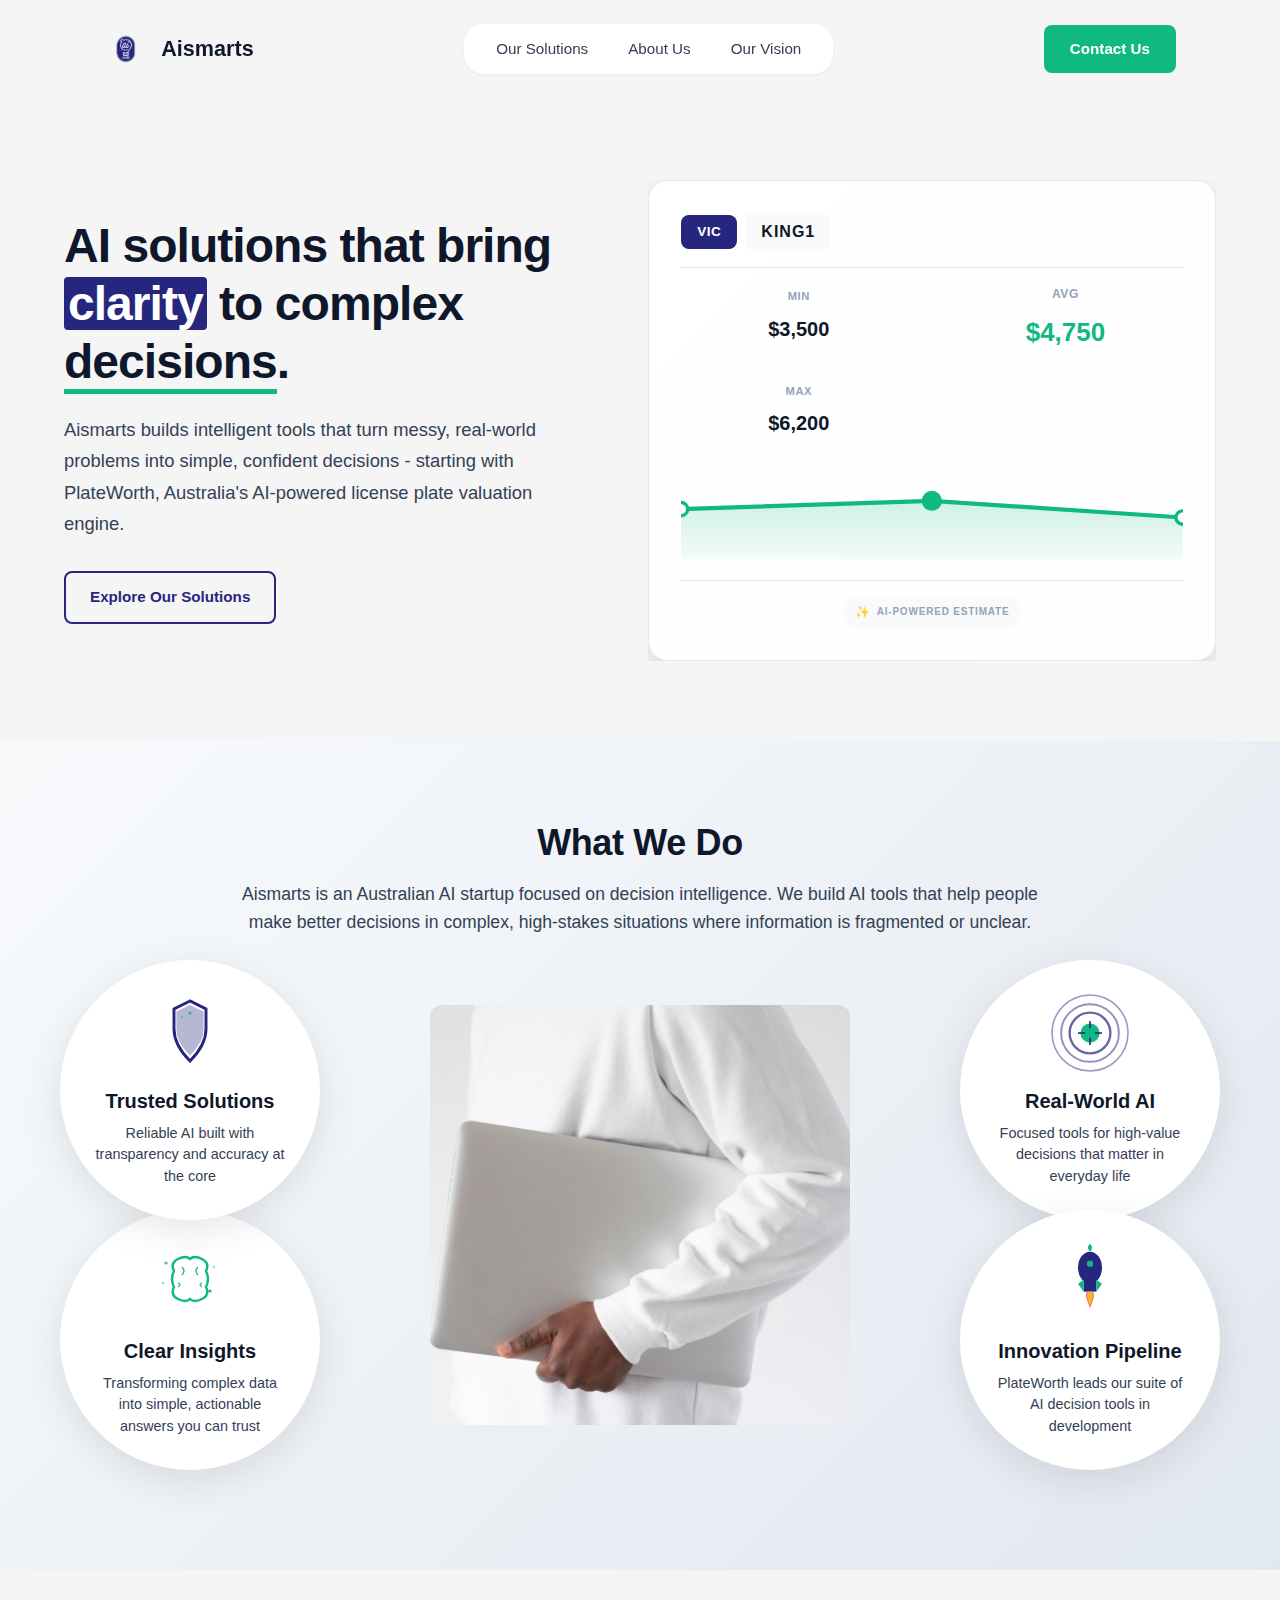
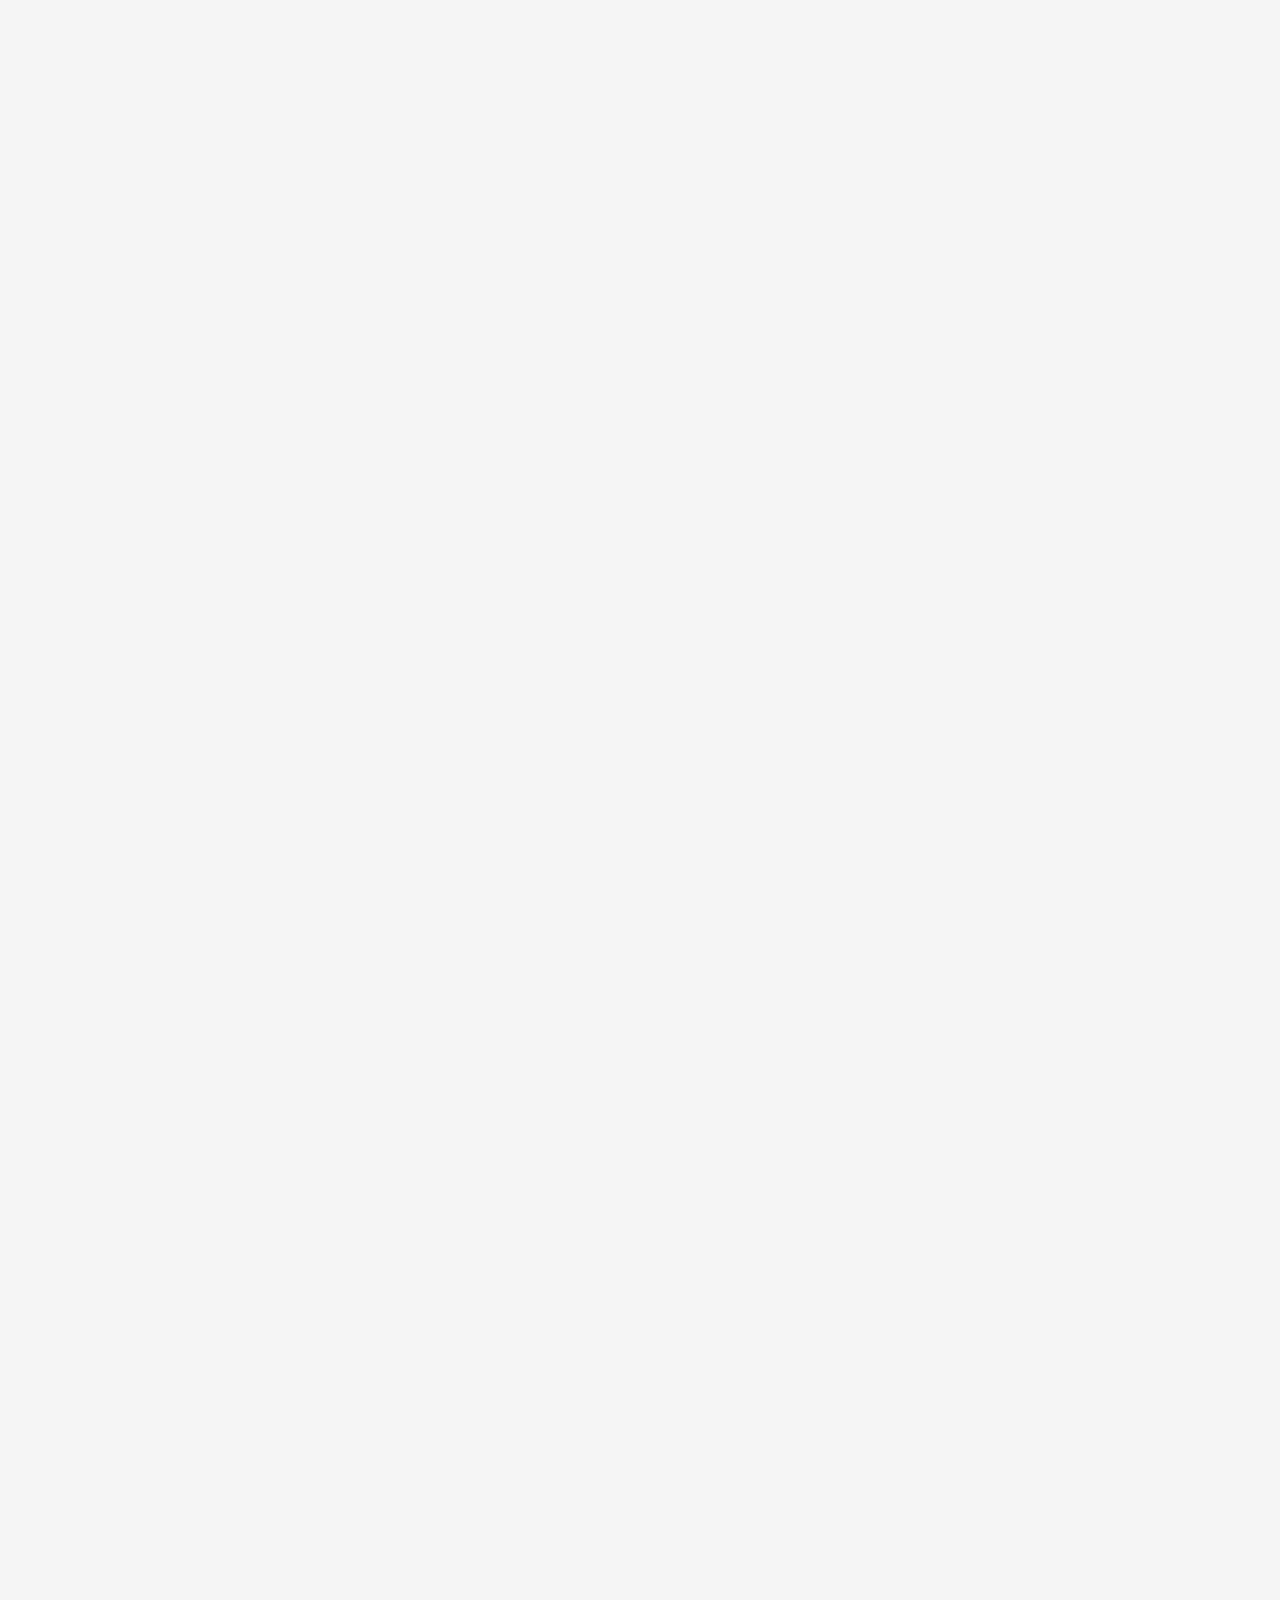
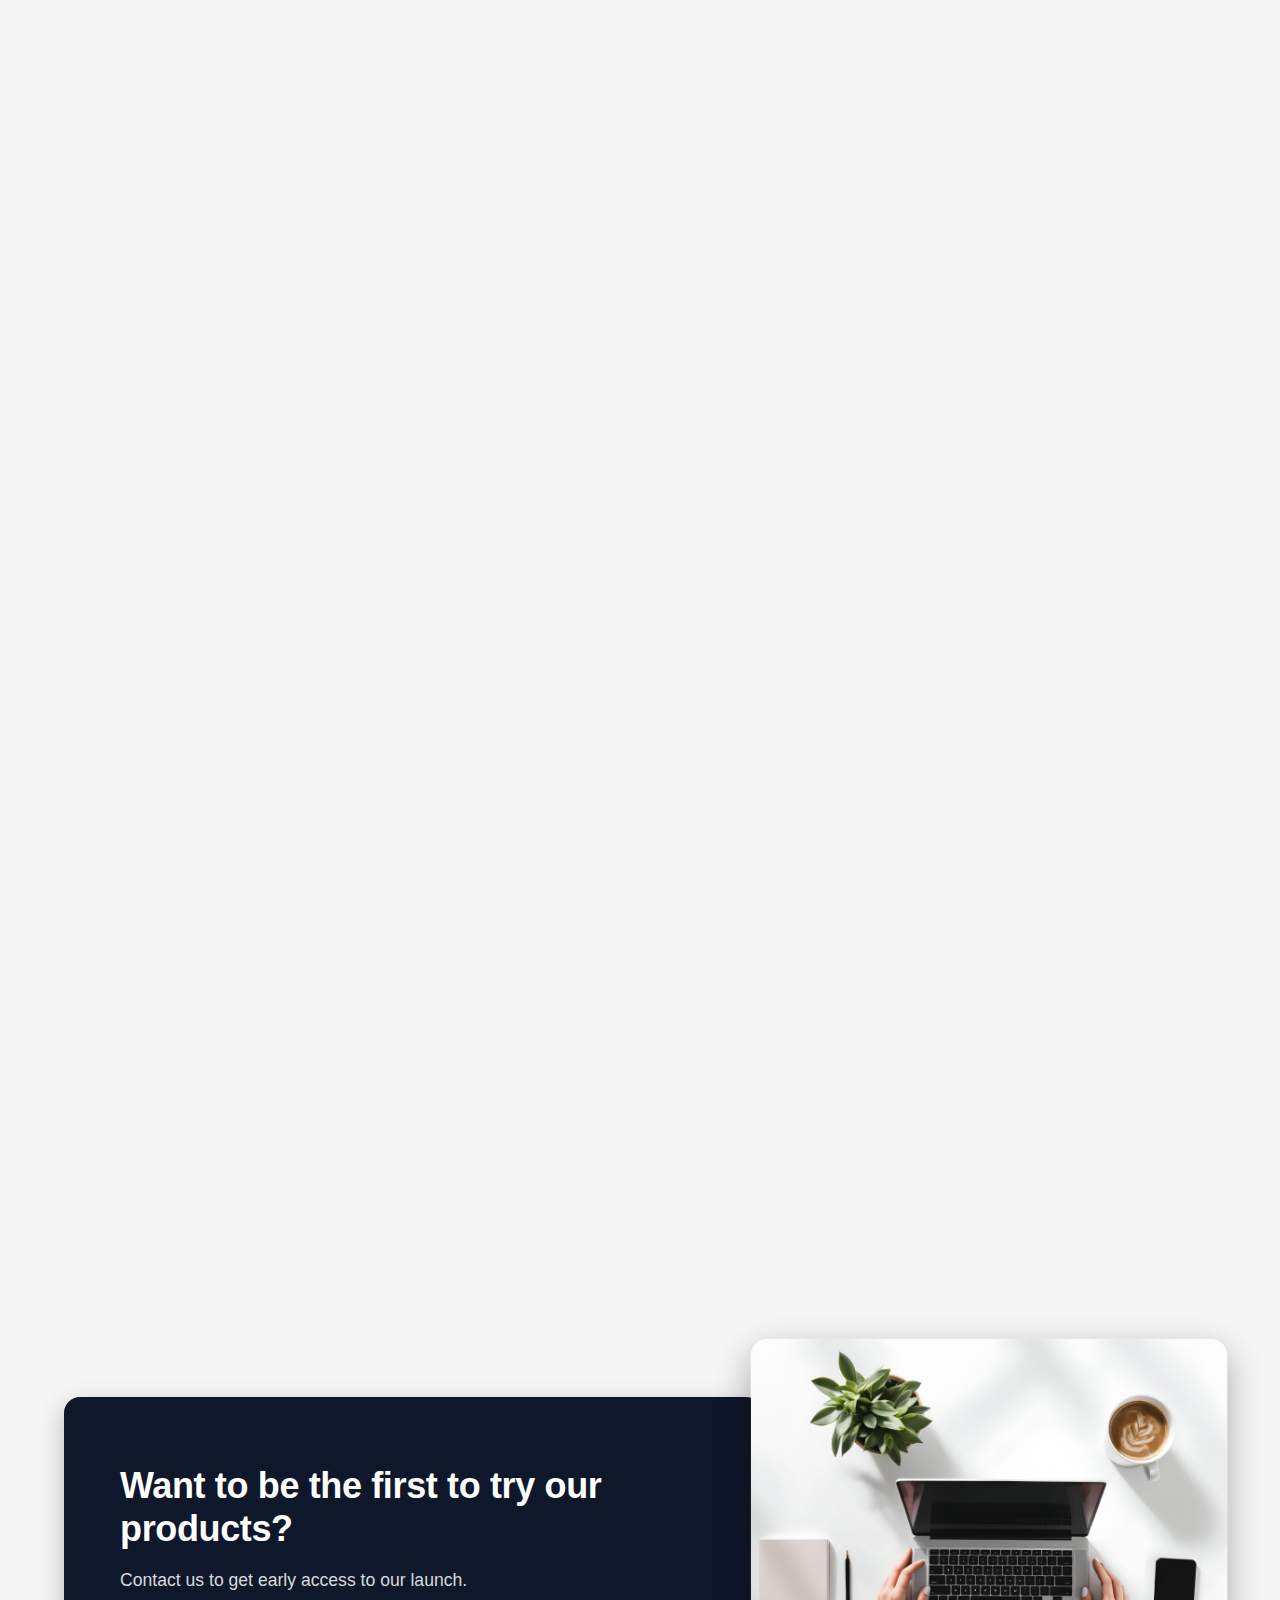
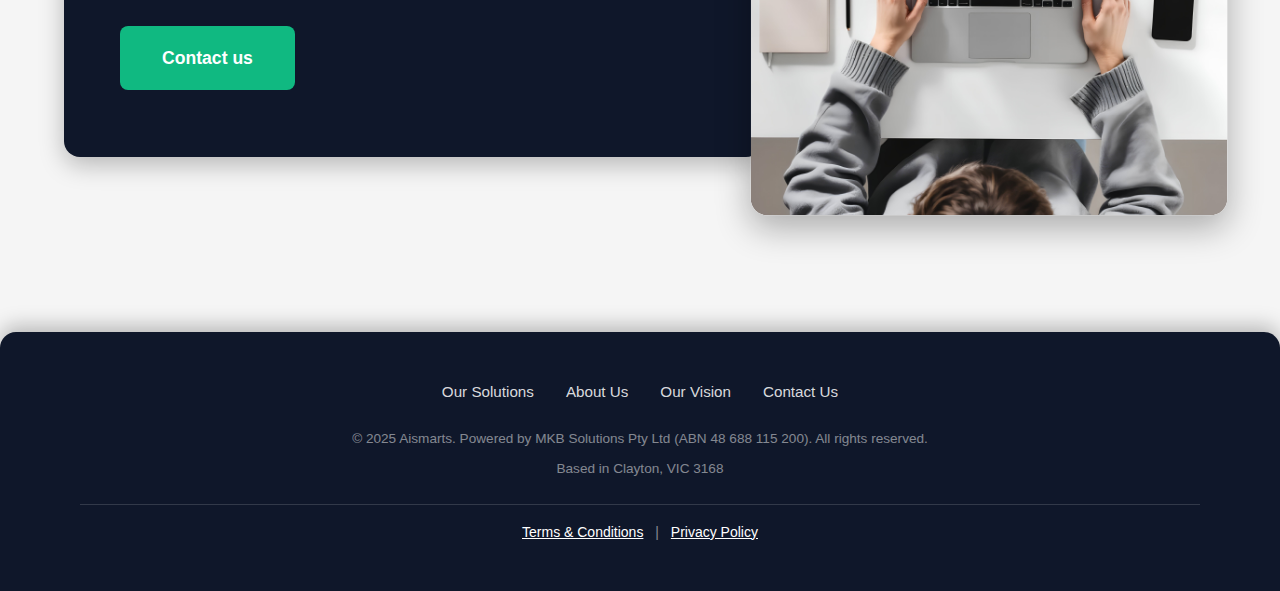
<file: index.html>
<!DOCTYPE html>
<html lang="en">
<head>
    <meta charset="UTF-8">
    <meta name="viewport" content="width=device-width, initial-scale=1.0">
    <title>Aismarts – AI for Complex Decisions | Australia</title>
    <meta name="description" content="Aismarts builds intelligent tools that turn messy, real-world problems into simple, confident decisions. Starting with PlateWorth, Australia's AI-powered license plate valuation engine.">
    <link rel="icon" type="image/png" href="assets/images/logo_aismarts.png">
    <link rel="stylesheet" href="assets/css/styles.css">
</head>
<body>
    <!-- Header -->
    <div id="header"></div>

    <!-- Hero Section -->
    <section class="hero">
        <div class="container">
            <div class="hero-layout">
                <!-- Left: Copy -->
                <div class="hero-copy">
                    <h1>AI solutions that bring <span class="highlight">clarity</span> to complex <span class="underline">decisions</span>.</h1>
                    <p class="hero-subtitle">Aismarts builds intelligent tools that turn messy, real-world problems into simple, confident decisions - starting with PlateWorth, Australia's AI-powered license plate valuation engine.</p>
                    <div class="hero-buttons">
                        <a href="solutions.html" class="btn btn-secondary">Explore Our Solutions</a>
                    </div>
                </div>

                <!-- Right: Animations -->
                <div class="hero-animations">
                    <!-- Big primary card: PlateWorth -->
                    <div class="hero-card hero-card--primary">
                        <div class="plateworth-visual">
                            <div class="valuation-card">
                                <div class="valuation-header">
                                    <span class="plate-state">VIC</span>
                                    <span class="plate-number">KING1</span>
                                </div>

                                <div class="valuation-divider"></div>

                                <div class="valuation-values">
                                    <div class="value-item">
                                        <span class="value-label">MIN</span>
                                        <span class="value-amount" data-value-type="min">$3,500</span>
                                    </div>
                                    <div class="value-item value-item--primary">
                                        <span class="value-label">AVG</span>
                                        <span class="value-amount" data-value-type="avg">$4,750</span>
                                    </div>
                                    <div class="value-item">
                                        <span class="value-label">MAX</span>
                                        <span class="value-amount" data-value-type="max">$6,200</span>
                                    </div>
                                </div>

                                <!-- Mini Line Graph -->
                                <div class="valuation-graph">
                                    <svg width="100%" height="60" viewBox="0 0 300 60" preserveAspectRatio="none">
                                        <defs>
                                            <linearGradient id="graphGradient2" x1="0%" y1="0%" x2="0%" y2="100%">
                                                <stop offset="0%" style="stop-color:#10b981;stop-opacity:0.2" />
                                                <stop offset="100%" style="stop-color:#10b981;stop-opacity:0.05" />
                                            </linearGradient>
                                        </defs>

                                        <!-- Fill area under line -->
                                        <polygon class="graph-fill" points="0,60 0,30 150,25 300,35 300,60" fill="url(#graphGradient2)" />

                                        <!-- Main line -->
                                        <polyline class="graph-line" points="0,30 150,25 300,35" />

                                        <!-- Data points -->
                                        <circle class="graph-point graph-point-min" cx="0" cy="30" r="4" />
                                        <circle class="graph-point graph-point-avg" cx="150" cy="25" r="5" />
                                        <circle class="graph-point graph-point-max" cx="300" cy="35" r="4" />
                                    </svg>
                                </div>

                                <div class="valuation-footer">
                                    <span class="ai-badge">AI-Powered Estimate</span>
                                </div>
                            </div>
                        </div>
                    </div>
                </div>
            </div>
        </div>
    </section>

    <!-- What We Do Section -->
    <section class="section what-we-do-section">
        <div class="container">
            <div class="section-intro">
                <h2>What We Do</h2>
                <p>Aismarts is an Australian AI startup focused on decision intelligence. We build AI tools that help people make better decisions in complex, high-stakes situations where information is fragmented or unclear.</p>
            </div>

            <div class="what-we-do-container">
                <!-- Central Image -->
                <div class="central-image">
                    <img src="assets/images/hero/whatwedo.jpg" alt="Aismarts - What We Do">
                </div>

                <!-- Bubble 1: Top Right -->
                <div class="info-bubble bubble-1">
                    <div class="bubble-icon">
                        <svg viewBox="0 0 100 100" xmlns="http://www.w3.org/2000/svg">
                            <!-- Target circles -->
                            <circle cx="50" cy="50" r="45" fill="none" stroke="#27267e" stroke-width="2" opacity="0.3">
                                <animate attributeName="r" values="45;48;45" dur="2s" repeatCount="indefinite"/>
                                <animate attributeName="opacity" values="0.3;0.5;0.3" dur="2s" repeatCount="indefinite"/>
                            </circle>
                            <circle cx="50" cy="50" r="35" fill="none" stroke="#27267e" stroke-width="2.5" opacity="0.5">
                                <animate attributeName="r" values="35;37;35" dur="2s" begin="0.3s" repeatCount="indefinite"/>
                            </circle>
                            <circle cx="50" cy="50" r="25" fill="none" stroke="#27267e" stroke-width="3" opacity="0.7">
                                <animate attributeName="r" values="25;27;25" dur="2s" begin="0.6s" repeatCount="indefinite"/>
                            </circle>
                            <circle cx="50" cy="50" r="12" fill="#10b981">
                                <animate attributeName="r" values="12;14;12" dur="2s" begin="0.9s" repeatCount="indefinite"/>
                            </circle>
                            <!-- Crosshair -->
                            <line x1="50" y1="35" x2="50" y2="44" stroke="#27267e" stroke-width="2"/>
                            <line x1="50" y1="56" x2="50" y2="65" stroke="#27267e" stroke-width="2"/>
                            <line x1="35" y1="50" x2="44" y2="50" stroke="#27267e" stroke-width="2"/>
                            <line x1="56" y1="50" x2="65" y2="50" stroke="#27267e" stroke-width="2"/>
                        </svg>
                    </div>
                    <h3>Real-World AI</h3>
                    <p>Focused tools for high-value decisions that matter in everyday life</p>
                </div>

                <!-- Bubble 2: Bottom Left -->
                <div class="info-bubble bubble-2">
                    <div class="bubble-icon">
                        <svg viewBox="0 0 100 100" xmlns="http://www.w3.org/2000/svg">
                            <!-- Brain outline -->
                            <path d="M30,35 Q25,25 35,20 Q45,15 50,20 Q55,15 65,20 Q75,25 70,35 Q75,45 70,55 Q75,65 65,70 Q55,75 50,70 Q45,75 35,70 Q25,65 30,55 Q25,45 30,35 Z"
                                  fill="none" stroke="#10b981" stroke-width="2.5">
                                <animate attributeName="stroke-width" values="2.5;3.5;2.5" dur="3s" repeatCount="indefinite"/>
                            </path>
                            <!-- Brain details -->
                            <path d="M40,30 Q45,35 40,40" fill="none" stroke="#10b981" stroke-width="1.5"/>
                            <path d="M60,30 Q55,35 60,40" fill="none" stroke="#10b981" stroke-width="1.5"/>
                            <path d="M35,50 Q40,52 35,55" fill="none" stroke="#10b981" stroke-width="1.5"/>
                            <path d="M65,50 Q60,52 65,55" fill="none" stroke="#10b981" stroke-width="1.5"/>
                            <!-- Sparkles -->
                            <circle cx="20" cy="25" r="2" fill="#10b981">
                                <animate attributeName="opacity" values="0;1;0" dur="2s" repeatCount="indefinite"/>
                            </circle>
                            <circle cx="80" cy="30" r="2" fill="#10b981">
                                <animate attributeName="opacity" values="0;1;0" dur="2s" begin="0.5s" repeatCount="indefinite"/>
                            </circle>
                            <circle cx="75" cy="60" r="2" fill="#10b981">
                                <animate attributeName="opacity" values="0;1;0" dur="2s" begin="1s" repeatCount="indefinite"/>
                            </circle>
                            <path d="M15,50 L18,50 M16.5,48.5 L16.5,51.5" stroke="#10b981" stroke-width="1.5">
                                <animate attributeName="opacity" values="0;1;0" dur="2s" begin="0.3s" repeatCount="indefinite"/>
                            </path>
                        </svg>
                    </div>
                    <h3>Clear Insights</h3>
                    <p>Transforming complex data into simple, actionable answers you can trust</p>
                </div>

                <!-- Bubble 3: Bottom Right -->
                <div class="info-bubble bubble-3">
                    <div class="bubble-icon">
                        <svg viewBox="0 0 100 100" xmlns="http://www.w3.org/2000/svg">
                            <!-- Rocket body -->
                            <g id="rocket">
                                <ellipse cx="50" cy="35" rx="15" ry="20" fill="#27267e"/>
                                <path d="M50,15 Q45,10 50,5 Q55,10 50,15 Z" fill="#10b981"/>
                                <rect x="42" y="50" width="16" height="15" fill="#27267e"/>
                                <!-- Windows -->
                                <circle cx="50" cy="30" r="4" fill="#10b981" opacity="0.8">
                                    <animate attributeName="opacity" values="0.8;1;0.8" dur="1.5s" repeatCount="indefinite"/>
                                </circle>
                                <!-- Fins -->
                                <path d="M35,55 L42,50 L42,65 Z" fill="#10b981"/>
                                <path d="M65,55 L58,50 L58,65 Z" fill="#10b981"/>
                                <!-- Flame -->
                                <path d="M46,65 Q44,70 46,75 L50,85 L54,75 Q56,70 54,65 Z" fill="#ef4444" opacity="0.8">
                                    <animate attributeName="d"
                                             values="M46,65 Q44,70 46,75 L50,85 L54,75 Q56,70 54,65 Z;
                                                     M46,65 Q44,73 46,78 L50,90 L54,78 Q56,73 54,65 Z;
                                                     M46,65 Q44,70 46,75 L50,85 L54,75 Q56,70 54,65 Z"
                                             dur="0.8s" repeatCount="indefinite"/>
                                </path>
                                <path d="M47,65 Q46,70 47,75 L50,82 L53,75 Q54,70 53,65 Z" fill="#fbbf24" opacity="0.9">
                                    <animate attributeName="d"
                                             values="M47,65 Q46,70 47,75 L50,82 L53,75 Q54,70 53,65 Z;
                                                     M47,65 Q46,72 47,77 L50,87 L53,77 Q54,72 53,65 Z;
                                                     M47,65 Q46,70 47,75 L50,82 L53,75 Q54,70 53,65 Z"
                                             dur="0.8s" repeatCount="indefinite"/>
                                </path>
                                <!-- Movement animation -->
                                <animateTransform attributeName="transform" type="translate"
                                                  values="0,0; 0,-5; 0,0" dur="2s" repeatCount="indefinite"/>
                            </g>
                        </svg>
                    </div>
                    <h3>Innovation Pipeline</h3>
                    <p>PlateWorth leads our suite of AI decision tools in development</p>
                </div>

                <!-- Bubble 4: Top Left -->
                <div class="info-bubble bubble-4">
                    <div class="bubble-icon">
                        <svg viewBox="0 0 100 100" xmlns="http://www.w3.org/2000/svg">
                            <!-- Shield outline -->
                            <path d="M50,10 L30,20 L30,45 Q30,65 50,85 Q70,65 70,45 L70,20 Z"
                                  fill="none" stroke="#27267e" stroke-width="3">
                                <animate attributeName="stroke-width" values="3;4;3" dur="2.5s" repeatCount="indefinite"/>
                            </path>
                            <!-- Inner shield fill with pulse -->
                            <path d="M50,15 L33,23 L33,45 Q33,62 50,78 Q67,62 67,45 L67,23 Z"
                                  fill="#27267e" opacity="0.2">
                                <animate attributeName="opacity" values="0.2;0.4;0.2" dur="2.5s" repeatCount="indefinite"/>
                            </path>
                            <!-- Checkmark -->
                            <g>
                                <polyline points="40,48 47,56 62,38"
                                          fill="none" stroke="#10b981" stroke-width="4"
                                          stroke-linecap="round" stroke-linejoin="round">
                                    <animate attributeName="stroke-dasharray"
                                             values="0,100;100,0" dur="2s" repeatCount="indefinite"/>
                                    <animate attributeName="stroke-dashoffset"
                                             values="0;-100" dur="2s" repeatCount="indefinite"/>
                                </polyline>
                            </g>
                            <!-- Decorative dots -->
                            <circle cx="50" cy="25" r="2" fill="#10b981">
                                <animate attributeName="opacity" values="0;1;0" dur="2s" repeatCount="indefinite"/>
                            </circle>
                            <circle cx="40" cy="30" r="1.5" fill="#10b981">
                                <animate attributeName="opacity" values="0;1;0" dur="2s" begin="0.4s" repeatCount="indefinite"/>
                            </circle>
                            <circle cx="60" cy="30" r="1.5" fill="#10b981">
                                <animate attributeName="opacity" values="0;1;0" dur="2s" begin="0.8s" repeatCount="indefinite"/>
                            </circle>
                        </svg>
                    </div>
                    <h3>Trusted Solutions</h3>
                    <p>Reliable AI built with transparency and accuracy at the core</p>
                </div>
            </div>
        </div>
    </section>

    <!-- Combined stacked product section -->
    <section class="product-stack section section--alt" id="products">
        <div class="product-stack__container">
            <div class="section-intro product-stack__intro">
                <h2>PlateWorth now. More AI decision tools in development.</h2>
                <p>Beyond valuations, we're researching AI tools for complex decisions across finance, relationships, and lifestyle. Use the arrows on desktop to explore our pipeline.</p>
            </div>

            <div class="product-stack__shell">
                <div class="product-stack__cards">
                    <!-- Card 1: PlateWorth -->
                    <article class="product-card is-active" data-title="PlateWorth" data-color="plateworth">
                        <div class="plateworth-preview plateworth-preview--stack">
                            <div class="plateworth-text">
                                <h2>PlateWorth – Our First Product</h2>
                                <p>PlateWorth uses historical and real-time market signals to estimate a realistic value range for custom license plates in Australia. Whether you're selling, buying, or just curious, PlateWorth gives you data-backed insights to make confident decisions.</p>
                                <a href="plateworth.html" class="btn btn-secondary">Learn More About PlateWorth</a>
                            </div>
                            <div class="plateworth-visual">
                                <div class="valuation-card">
                                    <div class="valuation-header">
                                        <span class="plate-state">VIC</span>
                                        <span class="plate-number">KING1</span>
                                    </div>

                                    <div class="valuation-divider"></div>

                                    <div class="valuation-values">
                                        <div class="value-item">
                                            <span class="value-label">MIN</span>
                                            <span class="value-amount" data-value-type="min">$3,500</span>
                                        </div>
                                        <div class="value-item value-item--primary">
                                            <span class="value-label">AVG</span>
                                            <span class="value-amount" data-value-type="avg">$4,750</span>
                                        </div>
                                        <div class="value-item">
                                            <span class="value-label">MAX</span>
                                            <span class="value-amount" data-value-type="max">$6,200</span>
                                        </div>
                                    </div>

                                    <!-- Mini Line Graph -->
                                    <div class="valuation-graph">
                                        <svg width="100%" height="60" viewBox="0 0 300 60" preserveAspectRatio="none">
                                            <defs>
                                                <linearGradient id="graphGradient2" x1="0%" y1="0%" x2="0%" y2="100%">
                                                    <stop offset="0%" style="stop-color:#10b981;stop-opacity:0.2" />
                                                    <stop offset="100%" style="stop-color:#10b981;stop-opacity:0.05" />
                                                </linearGradient>
                                            </defs>

                                            <!-- Fill area under line -->
                                            <polygon class="graph-fill" points="0,60 0,30 150,25 300,35 300,60" fill="url(#graphGradient2)" />

                                            <!-- Main line -->
                                            <polyline class="graph-line" points="0,30 150,25 300,35" />

                                            <!-- Data points -->
                                            <circle class="graph-point graph-point-min" cx="0" cy="30" r="4" />
                                            <circle class="graph-point graph-point-avg" cx="150" cy="25" r="5" />
                                            <circle class="graph-point graph-point-max" cx="300" cy="35" r="4" />
                                        </svg>
                                    </div>

                                    <div class="valuation-footer">
                                        <span class="ai-badge">AI-Powered Estimate</span>
                                    </div>
                                </div>
                            </div>
                        </div>
                    </article>

                    <!-- Card 2: Relationship Tools -->
                    <article class="product-card" data-title="Relationship Tools" data-color="relationships">
                        <div class="future-card future-card--stack future-card--animated">
                            <div class="future-pill-container">
                                <p class="future-pill">Exploration Phase</p>
                            </div>
                            <h3>Relationship Decision Tools</h3>
                            <p>Investigating AI applications for personal connection decisions.</p>

                            <!-- Relationship animated card -->
                            <div class="future-visual-card" id="relationship-card">
                                <div class="future-metric">
                                    <span class="future-metric-label">Connection Score</span>
                                    <span class="future-metric-value" data-relationship-score>87%</span>
                                </div>
                                <div class="future-metric">
                                    <span class="future-metric-label">Communication Quality</span>
                                    <span class="future-metric-value" data-relationship-quality>Strong</span>
                                </div>

                                <!-- Animated connection nodes -->
                                <svg class="future-graph" viewBox="0 0 200 80" xmlns="http://www.w3.org/2000/svg">
                                    <defs>
                                        <radialGradient id="node-gradient">
                                            <stop offset="0%" style="stop-color:#27267e;stop-opacity:1" />
                                            <stop offset="100%" style="stop-color:#27267e;stop-opacity:0.3" />
                                        </radialGradient>
                                    </defs>
                                    <!-- Connection lines -->
                                    <line class="connection-line" data-rel-line-1 x1="50" y1="40" x2="100" y2="40" stroke="#27267e" stroke-width="2" opacity="0.6"/>
                                    <line class="connection-line" data-rel-line-2 x1="100" y1="40" x2="150" y2="40" stroke="#27267e" stroke-width="2" opacity="0.6"/>
                                    <!-- Nodes -->
                                    <circle class="connection-node" data-rel-node-1 cx="50" cy="40" r="8" fill="url(#node-gradient)"/>
                                    <circle class="connection-node pulse" data-rel-node-2 cx="100" cy="40" r="10" fill="#27267e"/>
                                    <circle class="connection-node" data-rel-node-3 cx="150" cy="40" r="8" fill="url(#node-gradient)"/>
                                </svg>

                                <div class="future-badge">AI-Powered Insights</div>
                            </div>
                        </div>
                    </article>

                    <!-- Card 3: Journal & Insights Tools -->
                    <article class="product-card" data-title="Journal Tools" data-color="lifestyle">
                        <div class="future-card future-card--stack future-card--animated">
                            <div class="future-pill-container">
                                <p class="future-pill">Concept Phase</p>
                            </div>
                            <h3>Journal & Insights Tools</h3>
                            <p>Exploring AI that identifies patterns and trends from your personal reflections.</p>

                            <!-- Journal animated card -->
                            <div class="future-visual-card" id="lifestyle-card">
                                <div class="future-metric">
                                    <span class="future-metric-label">Mood Trend</span>
                                    <span class="future-metric-value" data-journal-mood>Positive</span>
                                </div>
                                <div class="future-metric">
                                    <span class="future-metric-label">Entries This Week</span>
                                    <span class="future-metric-value" data-journal-count>5</span>
                                </div>

                                <!-- Animated mood timeline -->
                                <svg class="future-graph" viewBox="0 0 200 80" xmlns="http://www.w3.org/2000/svg">
                                    <defs>
                                        <linearGradient id="journal-gradient" x1="0%" y1="0%" x2="0%" y2="100%">
                                            <stop offset="0%" style="stop-color:#10b981;stop-opacity:0.4" />
                                            <stop offset="100%" style="stop-color:#10b981;stop-opacity:0" />
                                        </linearGradient>
                                    </defs>
                                    <!-- Mood trend line -->
                                    <polyline class="journal-trend-line" data-journal-line
                                              points="10,60 50,50 90,45 130,40 170,35"
                                              stroke="#10b981" stroke-width="2.5" fill="none"
                                              stroke-linecap="round" stroke-linejoin="round"/>
                                    <!-- Trend fill area -->
                                    <polygon class="journal-trend-fill" data-journal-fill
                                             points="10,60 50,50 90,45 130,40 170,35 170,80 10,80"
                                             fill="url(#journal-gradient)"/>
                                    <!-- Entry dots -->
                                    <circle class="journal-dot pulse-slow" cx="10" cy="60" r="4" fill="#10b981"/>
                                    <circle class="journal-dot pulse-slow" cx="50" cy="50" r="4" fill="#10b981" style="animation-delay: 0.2s"/>
                                    <circle class="journal-dot pulse-slow" cx="90" cy="45" r="4" fill="#10b981" style="animation-delay: 0.4s"/>
                                    <circle class="journal-dot pulse-slow" cx="130" cy="40" r="4" fill="#10b981" style="animation-delay: 0.6s"/>
                                    <circle class="journal-dot pulse-slow" cx="170" cy="35" r="4" fill="#10b981" style="animation-delay: 0.8s"/>
                                </svg>

                                <div class="future-badge">AI-Powered Patterns</div>
                            </div>
                        </div>
                    </article>
                </div>

                <!-- Navigation Buttons -->
                <div class="product-stack__nav">
                    <button class="stack-nav-btn stack-nav-btn--prev" aria-label="Previous product">
                        <svg viewBox="0 0 24 24" fill="none" xmlns="http://www.w3.org/2000/svg">
                            <path d="M12 19V5M12 5L5 12M12 5L19 12" stroke="currentColor" stroke-width="2" stroke-linecap="round" stroke-linejoin="round"/>
                        </svg>
                    </button>
                    <button class="stack-nav-btn stack-nav-btn--next" aria-label="Next product">
                        <svg viewBox="0 0 24 24" fill="none" xmlns="http://www.w3.org/2000/svg">
                            <path d="M12 5V19M12 19L19 12M12 19L5 12" stroke="currentColor" stroke-width="2" stroke-linecap="round" stroke-linejoin="round"/>
                        </svg>
                    </button>
                </div>
            </div>

            <div class="product-stack__mobile">
                <article class="product-mobile-card">
                    <h3>PlateWorth – Our First Product</h3>
                    <p>PlateWorth uses historical and real-time market signals to estimate a realistic value range for custom license plates in Australia. Whether you're selling, buying, or just curious, PlateWorth gives you data-backed insights to make confident decisions.</p>
                    <a href="plateworth.html" class="btn btn-secondary">Learn More About PlateWorth</a>

                    <div class="plateworth-visual">
                        <div class="valuation-card">
                            <div class="valuation-header">
                                <span class="plate-state">VIC</span>
                                <span class="plate-number">KING1</span>
                            </div>

                            <div class="valuation-divider"></div>

                            <div class="valuation-values">
                                <div class="value-item">
                                    <span class="value-label">MIN</span>
                                    <span class="value-amount">$3,500</span>
                                </div>
                                <div class="value-item value-item--primary">
                                    <span class="value-label">AVG</span>
                                    <span class="value-amount">$4,750</span>
                                </div>
                                <div class="value-item">
                                    <span class="value-label">MAX</span>
                                    <span class="value-amount">$6,200</span>
                                </div>
                            </div>

                            <div class="valuation-graph">
                                <svg width="100%" height="60" viewBox="0 0 300 60" preserveAspectRatio="none">
                                    <defs>
                                        <linearGradient id="graphGradientMobileStack" x1="0%" y1="0%" x2="0%" y2="100%">
                                            <stop offset="0%" style="stop-color:#10b981;stop-opacity:0.2" />
                                            <stop offset="100%" style="stop-color:#10b981;stop-opacity:0.05" />
                                        </linearGradient>
                                    </defs>
                                    <polygon class="graph-fill" points="0,60 0,30 150,25 300,35 300,60" fill="url(#graphGradientMobileStack)" />
                                    <polyline class="graph-line" points="0,30 150,25 300,35" />
                                    <circle class="graph-point graph-point-min" cx="0" cy="30" r="4" />
                                    <circle class="graph-point graph-point-avg" cx="150" cy="25" r="5" />
                                    <circle class="graph-point graph-point-max" cx="300" cy="35" r="4" />
                                </svg>
                            </div>

                            <div class="valuation-footer">
                                <span class="ai-badge">AI-Powered Estimate</span>
                            </div>
                        </div>
                    </div>
                </article>

                <article class="product-mobile-card">
                    <div class="future-pill-container">
                        <p class="future-pill">Exploration Phase</p>
                    </div>
                    <h3>Relationship Decision Tools</h3>
                    <p>Investigating AI applications for personal connection decisions.</p>
                    <div class="future-visual-card future-visual-card--mobile" id="relationship-card-mobile">
                        <div class="future-metric">
                            <span class="future-metric-label">Connection Score</span>
                            <span class="future-metric-value" data-relationship-score>87%</span>
                        </div>
                        <div class="future-metric">
                            <span class="future-metric-label">Communication Quality</span>
                            <span class="future-metric-value" data-relationship-quality>Strong</span>
                        </div>
                        <svg class="future-graph" viewBox="0 0 200 80" xmlns="http://www.w3.org/2000/svg">
                            <defs>
                                <radialGradient id="node-gradient-mobile">
                                    <stop offset="0%" style="stop-color:#27267e;stop-opacity:1" />
                                    <stop offset="100%" style="stop-color:#27267e;stop-opacity:0.3" />
                                </radialGradient>
                            </defs>
                            <line class="connection-line" x1="50" y1="40" x2="100" y2="40" stroke="#27267e" stroke-width="2" opacity="0.6"/>
                            <line class="connection-line" x1="100" y1="40" x2="150" y2="40" stroke="#27267e" stroke-width="2" opacity="0.6"/>
                            <circle class="connection-node" cx="50" cy="40" r="8" fill="url(#node-gradient-mobile)"/>
                            <circle class="connection-node pulse" cx="100" cy="40" r="10" fill="#27267e"/>
                            <circle class="connection-node" cx="150" cy="40" r="8" fill="url(#node-gradient-mobile)"/>
                        </svg>
                        <div class="future-badge">AI-Powered Insights</div>
                    </div>
                </article>

                <article class="product-mobile-card">
                    <div class="future-pill-container">
                        <p class="future-pill">Concept Phase</p>
                    </div>
                    <h3>Journal & Insights Tools</h3>
                    <p>Exploring AI that identifies patterns and trends from your personal reflections.</p>
                    <div class="future-visual-card future-visual-card--mobile" id="lifestyle-card-mobile">
                        <div class="future-metric">
                            <span class="future-metric-label">Mood Trend</span>
                            <span class="future-metric-value" data-journal-mood>Positive</span>
                        </div>
                        <div class="future-metric">
                            <span class="future-metric-label">Entries This Week</span>
                            <span class="future-metric-value" data-journal-count>5</span>
                        </div>
                        <svg class="future-graph" viewBox="0 0 200 80" xmlns="http://www.w3.org/2000/svg">
                            <defs>
                                <linearGradient id="journal-gradient-mobile" x1="0%" y1="0%" x2="0%" y2="100%">
                                    <stop offset="0%" style="stop-color:#10b981;stop-opacity:0.4" />
                                    <stop offset="100%" style="stop-color:#10b981;stop-opacity:0" />
                                </linearGradient>
                            </defs>
                            <polyline class="journal-trend-line"
                                      points="10,60 50,50 90,45 130,40 170,35"
                                      stroke="#10b981" stroke-width="2.5" fill="none"
                                      stroke-linecap="round" stroke-linejoin="round"/>
                            <polygon class="journal-trend-fill"
                                     points="10,60 50,50 90,45 130,40 170,35 170,80 10,80"
                                     fill="url(#journal-gradient-mobile)"/>
                            <circle class="journal-dot pulse-slow" cx="10" cy="60" r="4" fill="#10b981"/>
                            <circle class="journal-dot pulse-slow" cx="50" cy="50" r="4" fill="#10b981" style="animation-delay: 0.2s"/>
                            <circle class="journal-dot pulse-slow" cx="90" cy="45" r="4" fill="#10b981" style="animation-delay: 0.4s"/>
                            <circle class="journal-dot pulse-slow" cx="130" cy="40" r="4" fill="#10b981" style="animation-delay: 0.6s"/>
                            <circle class="journal-dot pulse-slow" cx="170" cy="35" r="4" fill="#10b981" style="animation-delay: 0.8s"/>
                        </svg>
                        <div class="future-badge">AI-Powered Patterns</div>
                    </div>
                </article>
            </div>
        </div>
    </section>


    <!-- Vision & Founders Section -->
    <section class="section">
        <div class="container">
            <div class="vision-content">
                <h2>Our Vision & Founders</h2>
                <p class="vision-text">Aismarts was founded by three people who share a vision of a world where AI supports better decisions. Too often, people make important choices with incomplete or unclear information. We exist to change that — building AI-powered decision tools that are transparent, practical, and designed for real humans.</p>
                <a href="about.html" class="btn btn-secondary">Meet the Team</a>
            </div>
        </div>
    </section>

    <!-- Final CTA -->
    <section class="cta-band">
        <div class="container">
            <div class="cta-wrapper">
                <div class="cta-content">
                    <h2>Want to be the first to try our products?</h2>
                    <p>Contact us to get early access to our launch.</p>
                    <a href="contact.html" class="btn btn-primary btn-large">Contact us</a>
                </div>
                <div class="cta-image-card">
                    <img src="assets/images/cta/cta.jpg" alt="Analytics Dashboard" class="cta-image">
                </div>
            </div>
        </div>
    </section>

    <!-- Footer -->
    <div id="footer"></div>
</body>
</html>

<script src="assets/js/script.js"></script>
<script>
    async function loadHTML(id, file) {
        const res = await fetch(file);
        document.getElementById(id).innerHTML = await res.text();
    }

    (async () => {
        await Promise.all([
            loadHTML('header', 'components/header.html'),
            loadHTML('footer', 'components/footer.html'),
        ]);

        // now header/footer exist => attach listeners/animations
        if (window.initSiteScripts) {
            window.initSiteScripts();
        }
    })();
</script>
</file>
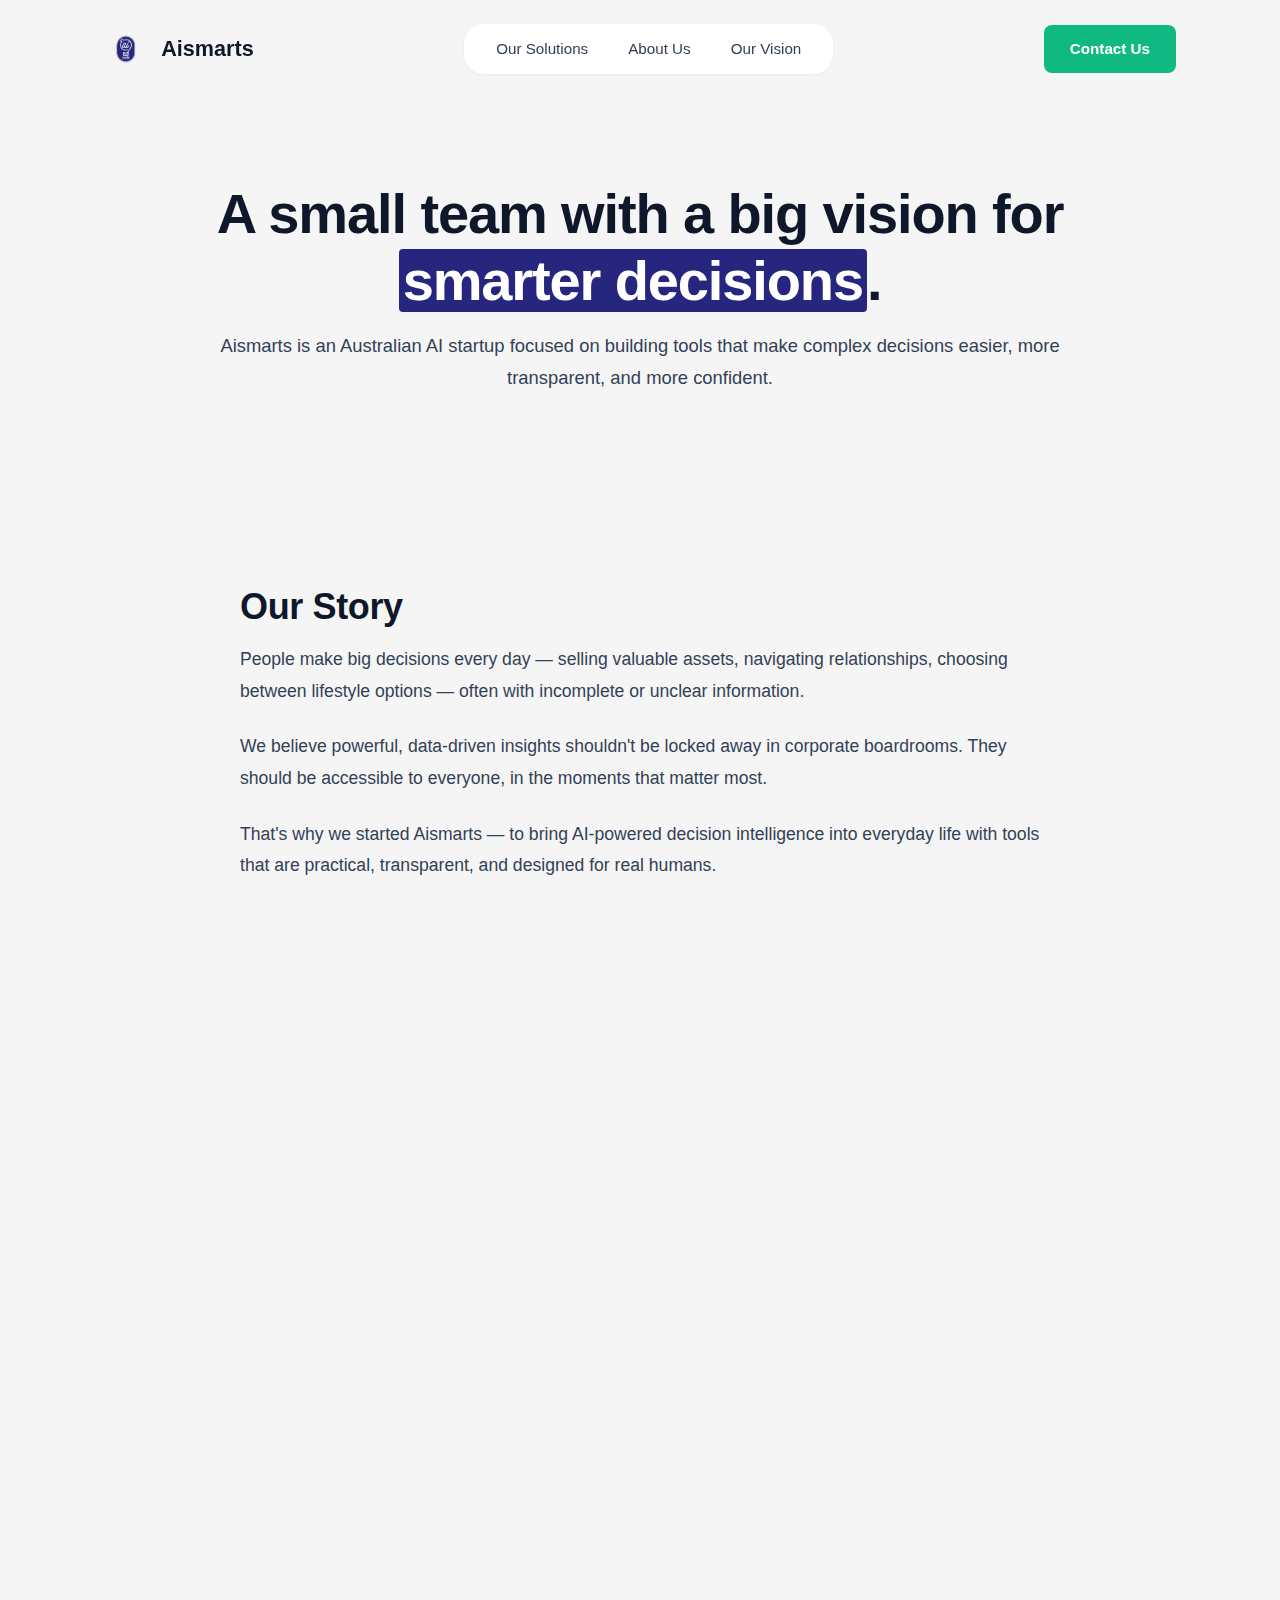
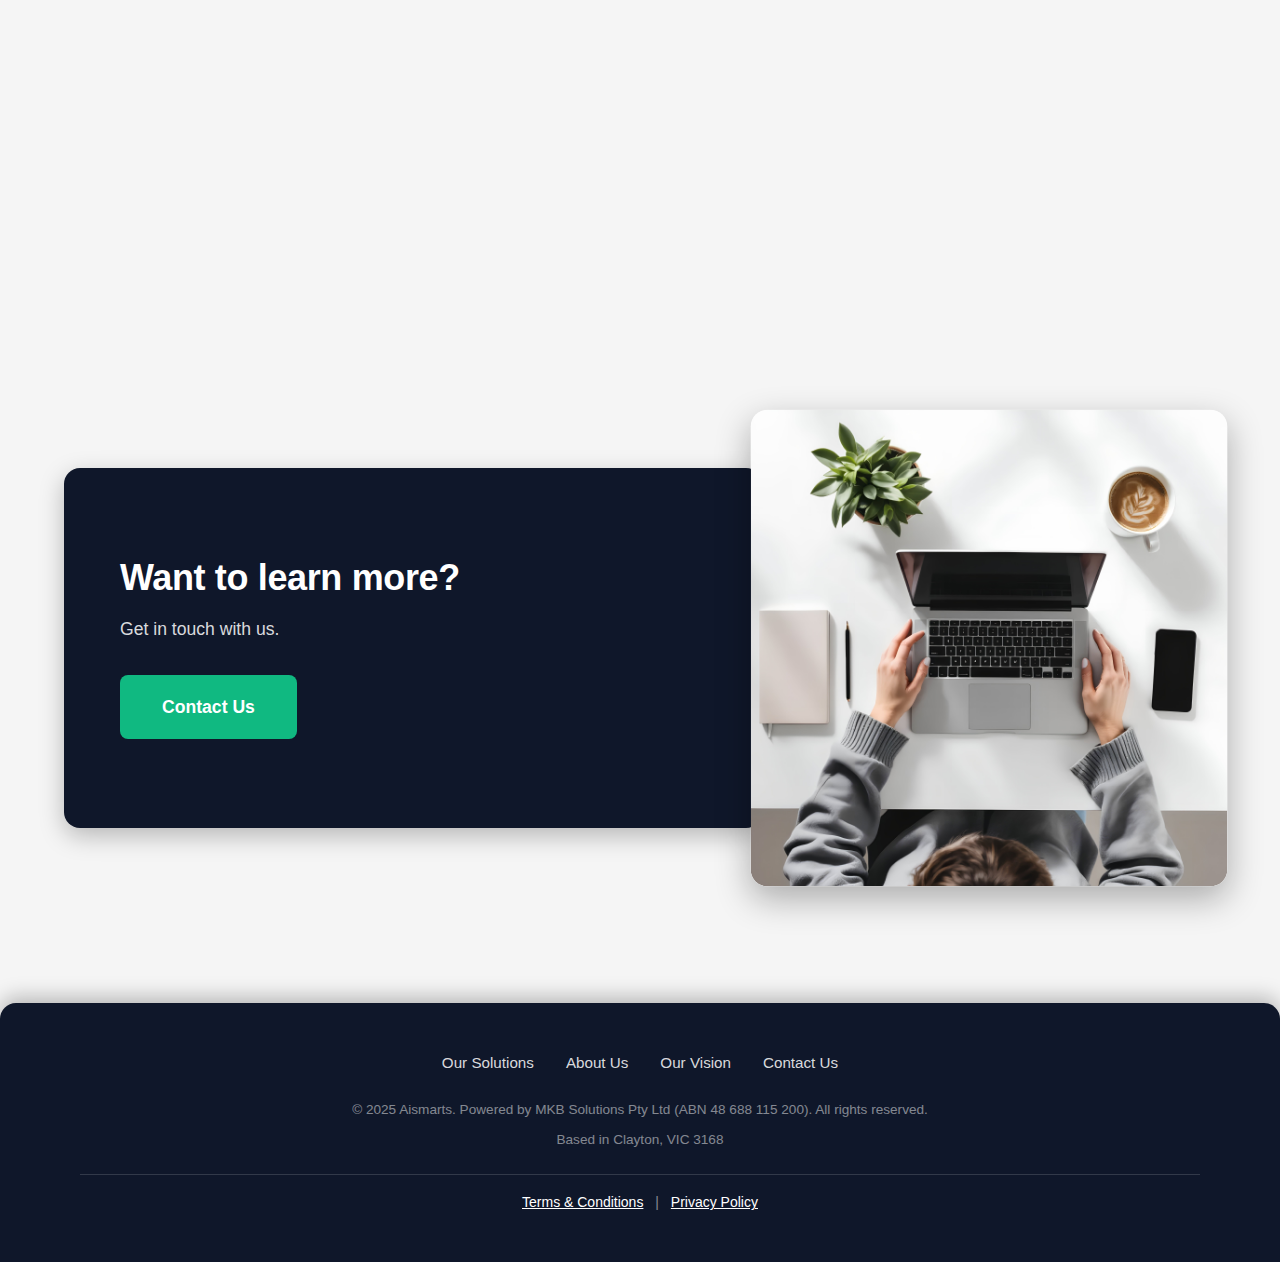
<file: about.html>
<!DOCTYPE html>
<html lang="en">
<head>
    <meta charset="UTF-8">
    <meta name="viewport" content="width=device-width, initial-scale=1.0">
    <title>About Us – Aismarts</title>
    <meta name="description" content="A small team with a big vision for smarter decisions. Meet the founders of Aismarts and learn about our mission to empower people with AI-driven insights.">
    <link rel="icon" type="image/png" href="assets/images/logo_aismarts.png">
    <link rel="stylesheet" href="assets/css/styles.css">
</head>
<body>
    <!-- Header / Navigation -->
       <div id="header"></div>

    <!-- Hero Section -->
    <section class="hero hero--small">
        <div class="container">
            <div class="hero-content" style="text-align: center; max-width: 900px; margin: 0 auto;">
                <h1>A small team with a big vision for <span class="highlight">smarter decisions</span>.</h1>
                <p class="hero-subtitle">Aismarts is an Australian AI startup focused on building tools that make complex decisions easier, more transparent, and more confident.</p>
            </div>
        </div>
    </section>

    <!-- Our Story Section -->
    <section class="section">
        <div class="container">
            <div class="story-content" style="text-align: left;">
                <h2>Our Story</h2>
                <p>People make big decisions every day — selling valuable assets, navigating relationships, choosing between lifestyle options — often with incomplete or unclear information.</p>
                <p>We believe powerful, data-driven insights shouldn't be locked away in corporate boardrooms. They should be accessible to everyone, in the moments that matter most.</p>
                <p>That's why we started Aismarts — to bring AI-powered decision intelligence into everyday life with tools that are practical, transparent, and designed for real humans.</p>
            </div>
        </div>
    </section>

    <!-- Founders Section -->
    <section class="section">
        <div class="container">
            <div class="section-intro" style="text-align: center;">
                <h2>The Founders</h2>
                <p>Three people, one vision: leveraging AI to help people make better decisions.</p>
            </div>
            <div class="founders-grid">
                <div class="card founder-card">
                    <div class="founder-avatar">
                        <div class="avatar-placeholder" style="width: 150px; height: 150px; border-radius: 50%; overflow: hidden; margin: 0 auto;">
                            <img src="assets/images/founders/michael-ly.jpg" alt="Michael Ly" style="width: 100%; height: 100%; object-fit: cover;">
                        </div>
                    </div>
                    <h3 style="margin-top: 1rem;">Michael Ly</h3>
                </div>
                <div class="card founder-card">
                    <div class="founder-avatar">
                        <div class="avatar-placeholder" style="width: 150px; height: 150px; border-radius: 50%; overflow: hidden; margin: 0 auto;">
                            <img src="assets/images/founders/khairul.jpg" alt="Khairul Wee" style="width: 100%; height: 100%; object-fit: cover;">
                        </div>
                    </div>
                    <h3 style="margin-top: 1rem;">Khairul Wee</h3>
                </div>
                <div class="card founder-card">
                    <div class="founder-avatar">
                        <div class="avatar-placeholder" style="width: 150px; height: 150px; border-radius: 50%; overflow: hidden; margin: 0 auto;">
                            <img src="assets/images/founders/bertrand.jpg" alt="Bertrand Wee" style="width: 100%; height: 100%; object-fit: cover;">
                        </div>
                    </div>
                    <h3 style="margin-top: 1rem;">Bertrand Wee</h3>
                </div>
            </div>
        </div>
    </section>

    <!-- Our Approach to AI Section -->
    <section class="section section--alt">
        <div class="container">
            <div class="section-intro" style="text-align: center; max-width: 800px; margin: 0 auto;">
                <h2>Our Approach to AI</h2>
                <p style="margin-bottom: 2.5rem;">We follow core principles to build AI decision tools that are practical, transparent, and effective.</p>
                <div style="display: grid; grid-template-columns: repeat(auto-fit, minmax(200px, 1fr)); gap: 2rem; text-align: left;">
                    <div>
                        <div style="color: var(--color-deep-blue); font-weight: 700; font-size: 0.875rem; margin-bottom: 0.5rem;">01 → Practical Impact</div>
                        <p style="font-size: 0.95rem; margin: 0; line-height: 1.6;">We build AI tools that solve real problems, not technology for its own sake.</p>
                    </div>
                    <div>
                        <div style="color: var(--color-deep-blue); font-weight: 700; font-size: 0.875rem; margin-bottom: 0.5rem;">02 → Human-Centered</div>
                        <p style="font-size: 0.95rem; margin: 0; line-height: 1.6;">AI should support human decisions, not replace them. We empower people.</p>
                    </div>
                    <div>
                        <div style="color: var(--color-deep-blue); font-weight: 700; font-size: 0.875rem; margin-bottom: 0.5rem;">03 → Continuous Improvement</div>
                        <p style="font-size: 0.95rem; margin: 0; line-height: 1.6;">We iterate based on real-world feedback to make our models more accurate.</p>
                    </div>
                </div>
            </div>
        </div>
    </section>

    <!-- CTA Section -->
    <section class="cta-band">
        <div class="container">
            <div class="cta-wrapper">
                <div class="cta-content">
                    <h2>Want to learn more?</h2>
                    <p>Get in touch with us.</p>
                    <a href="contact.html" class="btn btn-primary btn-large">Contact Us</a>
                </div>
                <div class="cta-image-card">
                    <img src="assets/images/cta/cta.jpg" alt="Analytics Dashboard" class="cta-image">
                </div>
            </div>
        </div>
    </section>

    <!-- Footer -->
    <div id="footer"></div>

</body>
</html>


<script src="assets/js/script.js"></script>
<script>
    async function loadHTML(id, file) {
        const res = await fetch(file);
        document.getElementById(id).innerHTML = await res.text();
    }

    (async () => {
        await Promise.all([
            loadHTML('header', 'components/header.html'),
            loadHTML('footer', 'components/footer.html'),
        ]);

        // now header/footer exist => attach listeners/animations
        if (window.initSiteScripts) {
            window.initSiteScripts();
        }
    })();
</script>
</file>
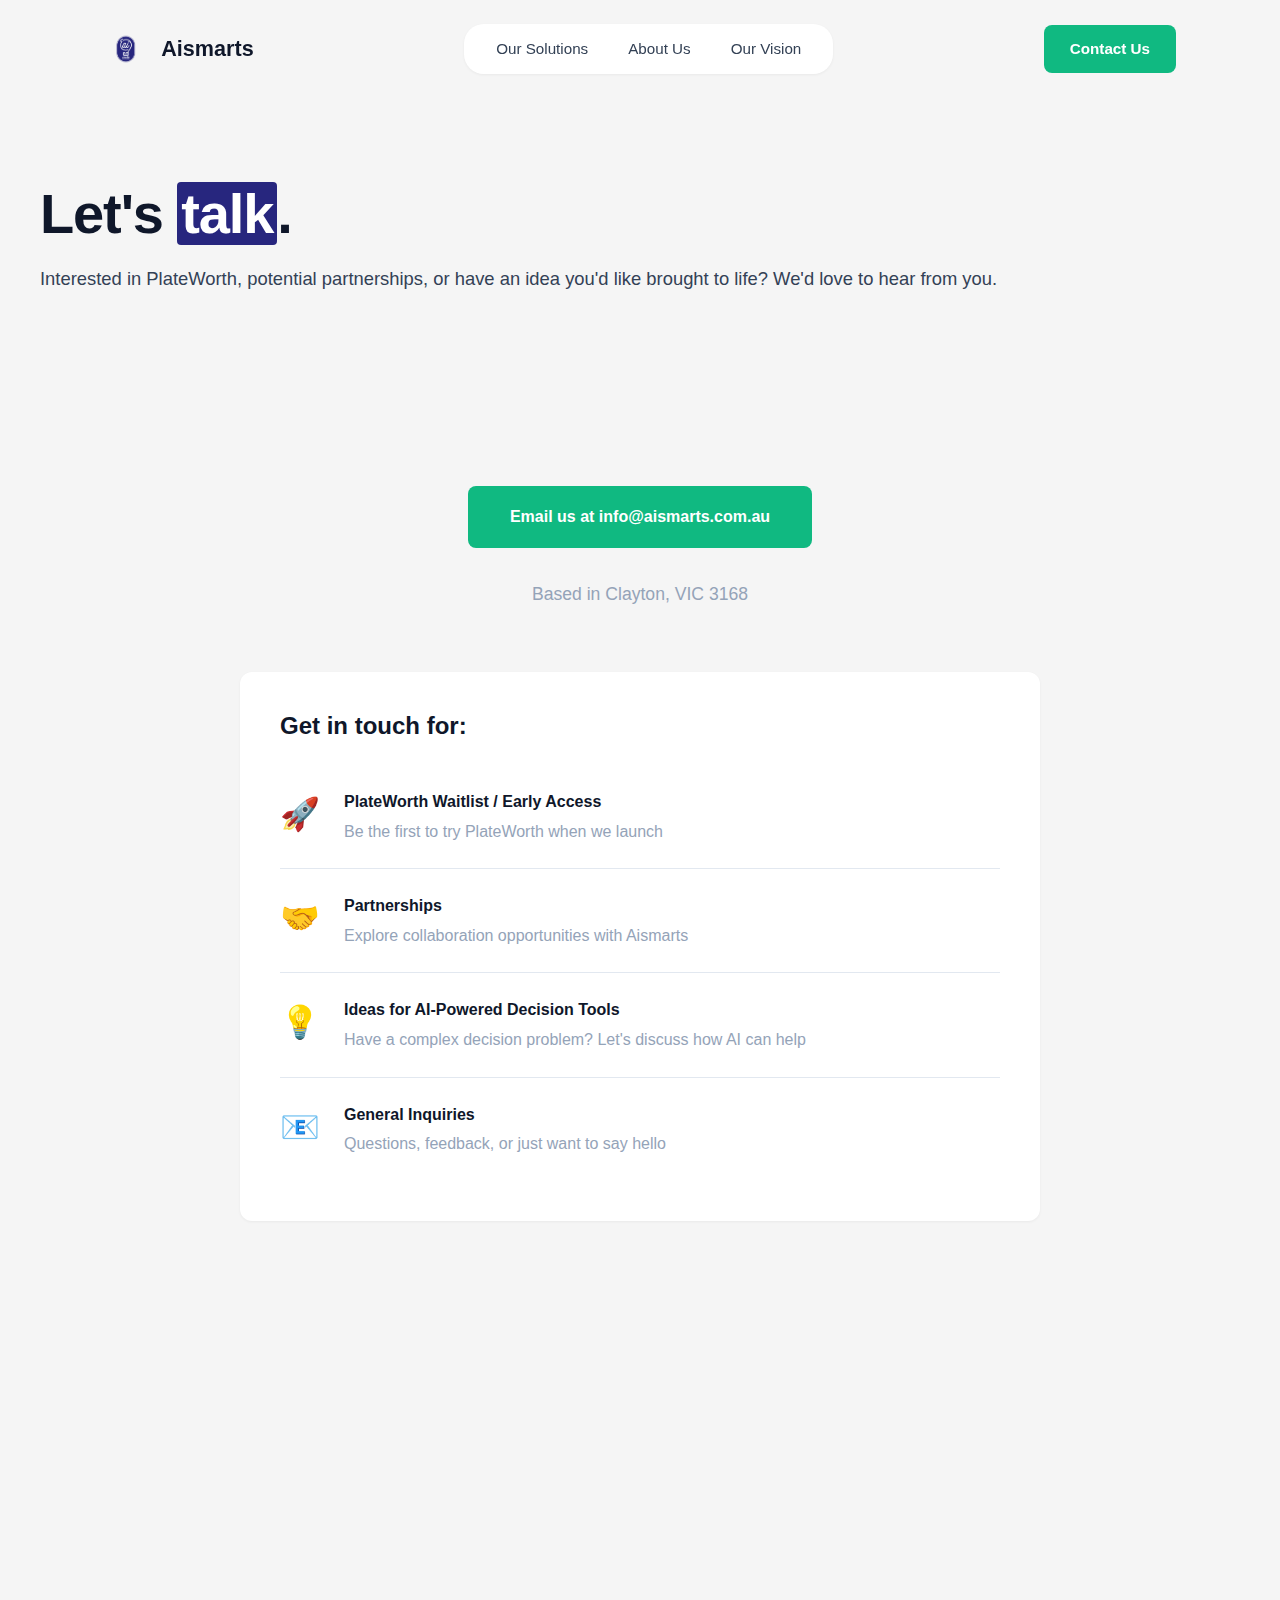
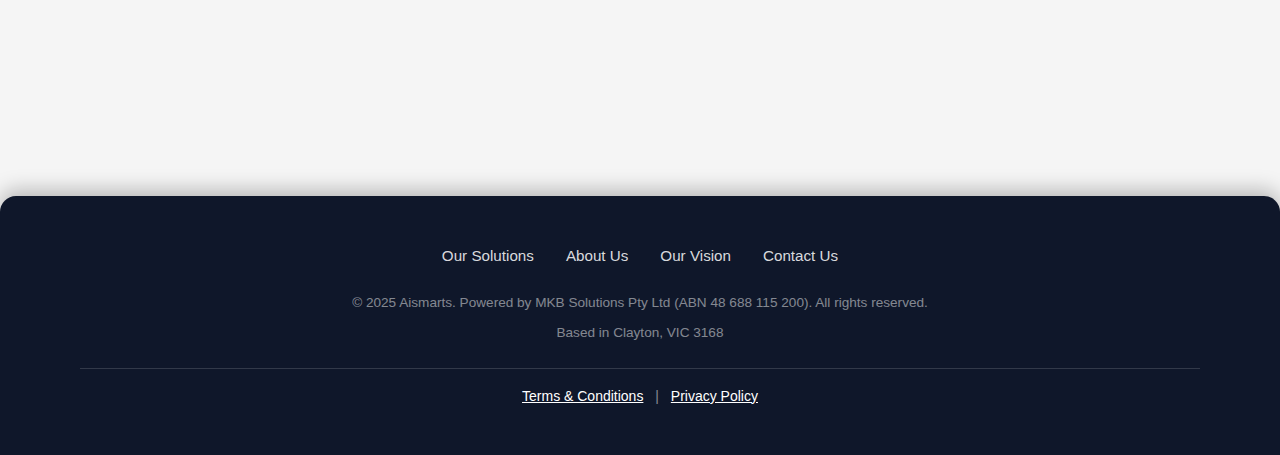
<file: contact.html>
<!DOCTYPE html>
<html lang="en">
<head>
    <meta charset="UTF-8">
    <meta name="viewport" content="width=device-width, initial-scale=1.0">
    <title>Contact Us – Aismarts</title>
    <meta name="description" content="Get in touch with Aismarts. Join the PlateWorth waitlist, explore partnerships, or share your ideas for AI-powered decision tools.">
    <link rel="icon" type="image/png" href="assets/images/logo_aismarts.png">
    <link rel="stylesheet" href="assets/css/styles.css">
</head>
<body>
    <!-- Header -->
    <div id="header"></div>

    <!-- Hero Section -->
    <section class="hero hero--small">
        <div class="container">
            <div class="hero-content">
                <h1>Let's <span class="highlight">talk</span>.</h1>
                <p class="hero-subtitle">Interested in PlateWorth, potential partnerships, or have an idea you'd like brought to life? We'd love to hear from you.</p>
            </div>
        </div>
    </section>

    <!-- Contact Options Section -->
    <section class="section">
        <div class="container">
            <div class="contact-content">
                <div class="contact-main">
                    <a href="mailto:info@aismarts.com.au" class="btn btn-primary btn-large btn-email">Email us at info@aismarts.com.au</a>
                    <p class="contact-location">Based in Clayton, VIC 3168</p>
                </div>

                <div class="contact-reasons">
                    <h3>Get in touch for:</h3>
                    <ul class="reasons-list">
                        <li>
                            <span class="reason-icon">🚀</span>
                            <div>
                                <strong>PlateWorth Waitlist / Early Access</strong>
                                <p>Be the first to try PlateWorth when we launch</p>
                            </div>
                        </li>
                        <li>
                            <span class="reason-icon">🤝</span>
                            <div>
                                <strong>Partnerships</strong>
                                <p>Explore collaboration opportunities with Aismarts</p>
                            </div>
                        </li>
                        <li>
                            <span class="reason-icon">💡</span>
                            <div>
                                <strong>Ideas for AI-Powered Decision Tools</strong>
                                <p>Have a complex decision problem? Let's discuss how AI can help</p>
                            </div>
                        </li>
                        <li>
                            <span class="reason-icon">📧</span>
                            <div>
                                <strong>General Inquiries</strong>
                                <p>Questions, feedback, or just want to say hello</p>
                            </div>
                        </li>
                    </ul>
                </div>
            </div>
        </div>
    </section>

    <!-- Info Card Section -->
    <section class="section section--alt">
        <div class="container">
            <div class="info-card">
                <h3>We're building something special</h3>
                <p>Aismarts is an early-stage startup with big ambitions. Whether you're interested in PlateWorth, want to collaborate, or simply want to follow our journey, we'd love to connect.</p>
                <p>We typically respond within 1-2 business days.</p>
            </div>
        </div>
    </section>

    <!-- Footer -->
    <div id="footer"></div>
</body>
</html>

<script src="assets/js/script.js"></script>
<script>
    async function loadHTML(id, file) {
        const res = await fetch(file);
        document.getElementById(id).innerHTML = await res.text();
    }

    (async () => {
        await Promise.all([
            loadHTML('header', 'components/header.html'),
            loadHTML('footer', 'components/footer.html'),
        ]);

        // now header/footer exist => attach listeners/animations
        if (window.initSiteScripts) {
            window.initSiteScripts();
        }
    })();
</script>
</file>
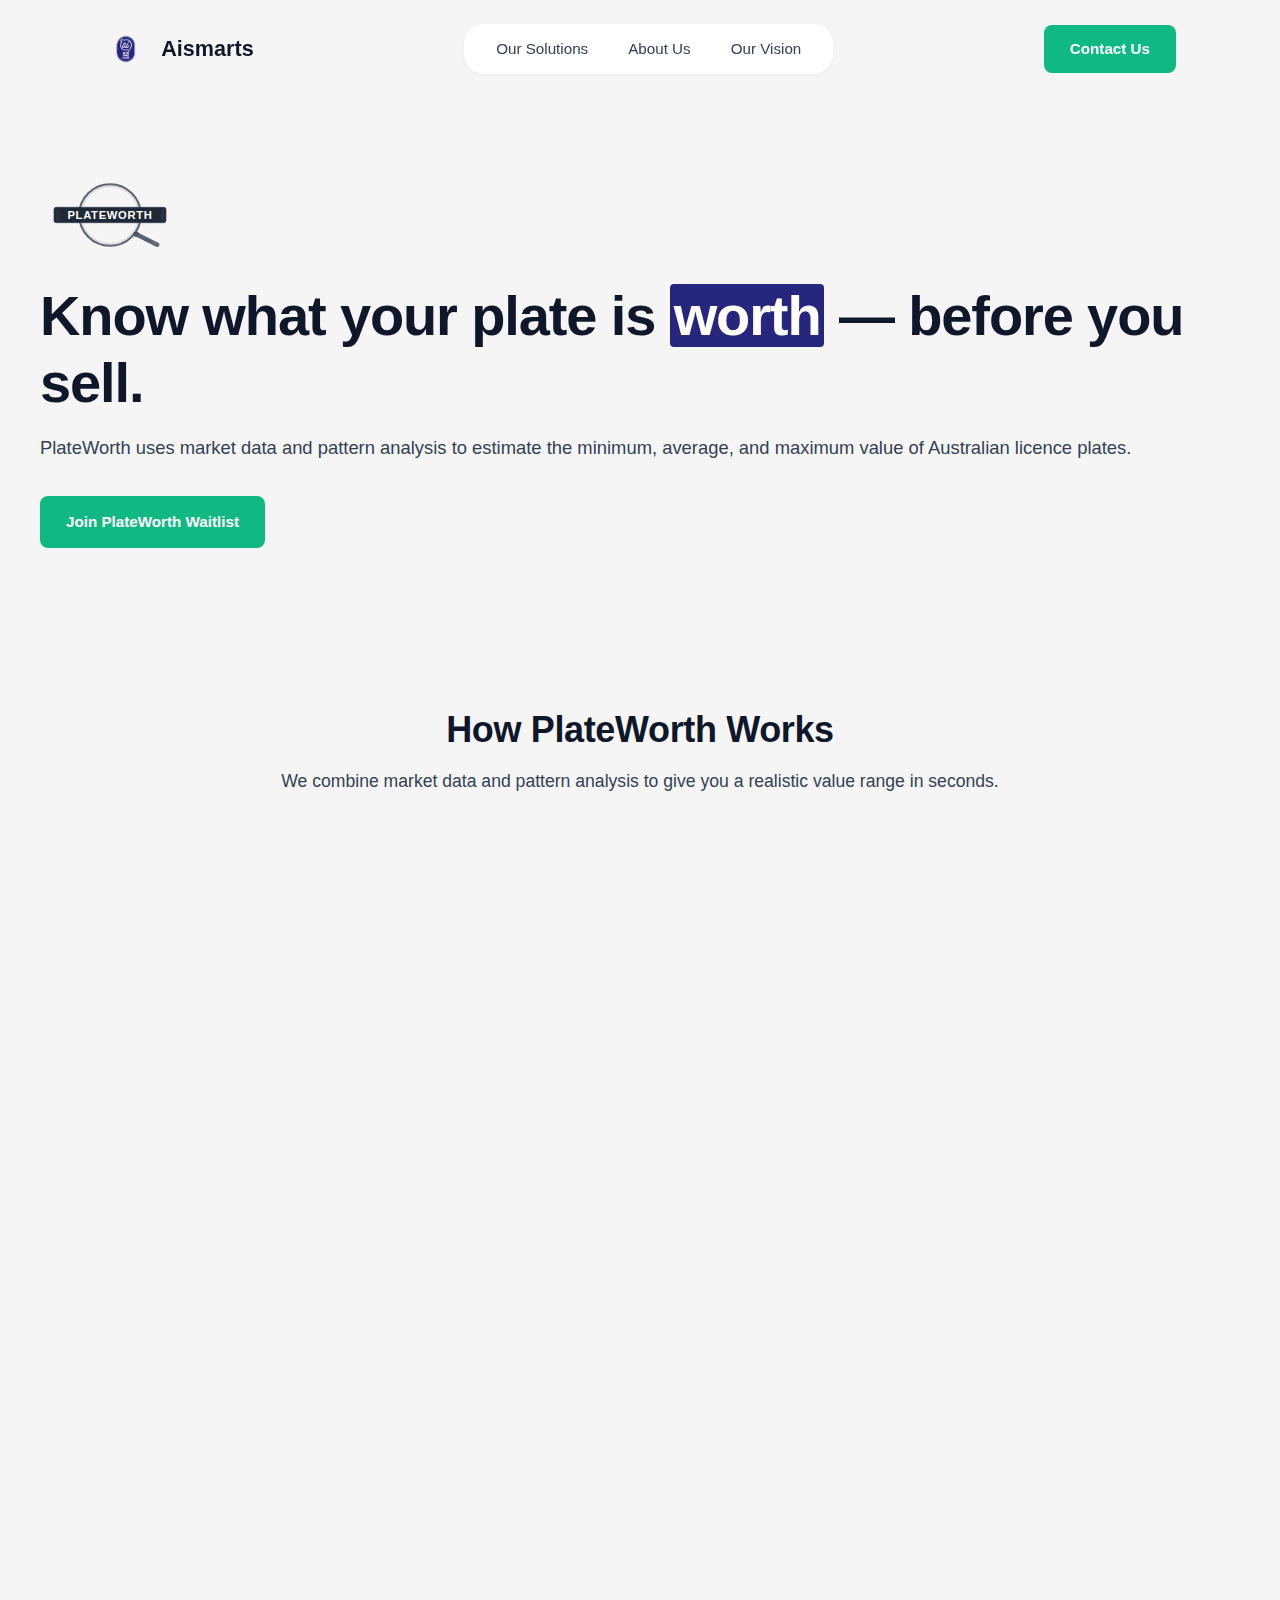
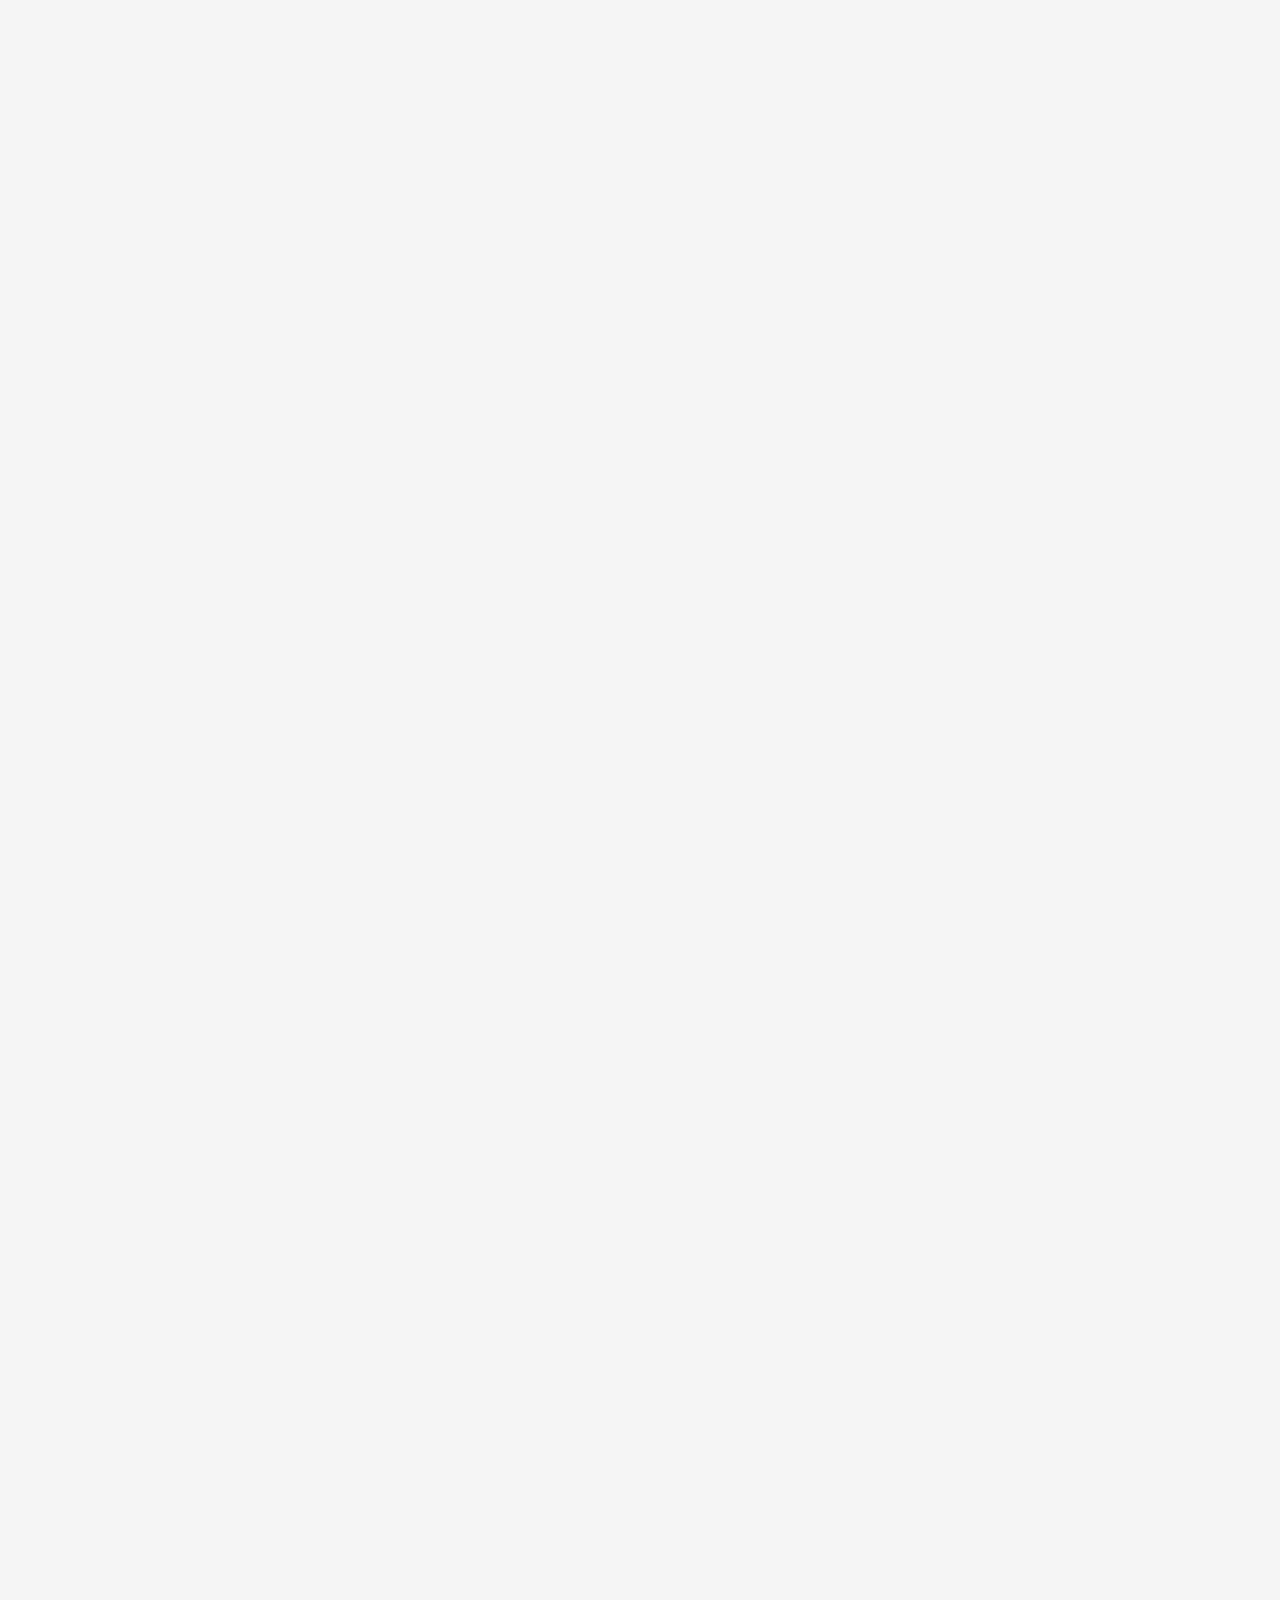
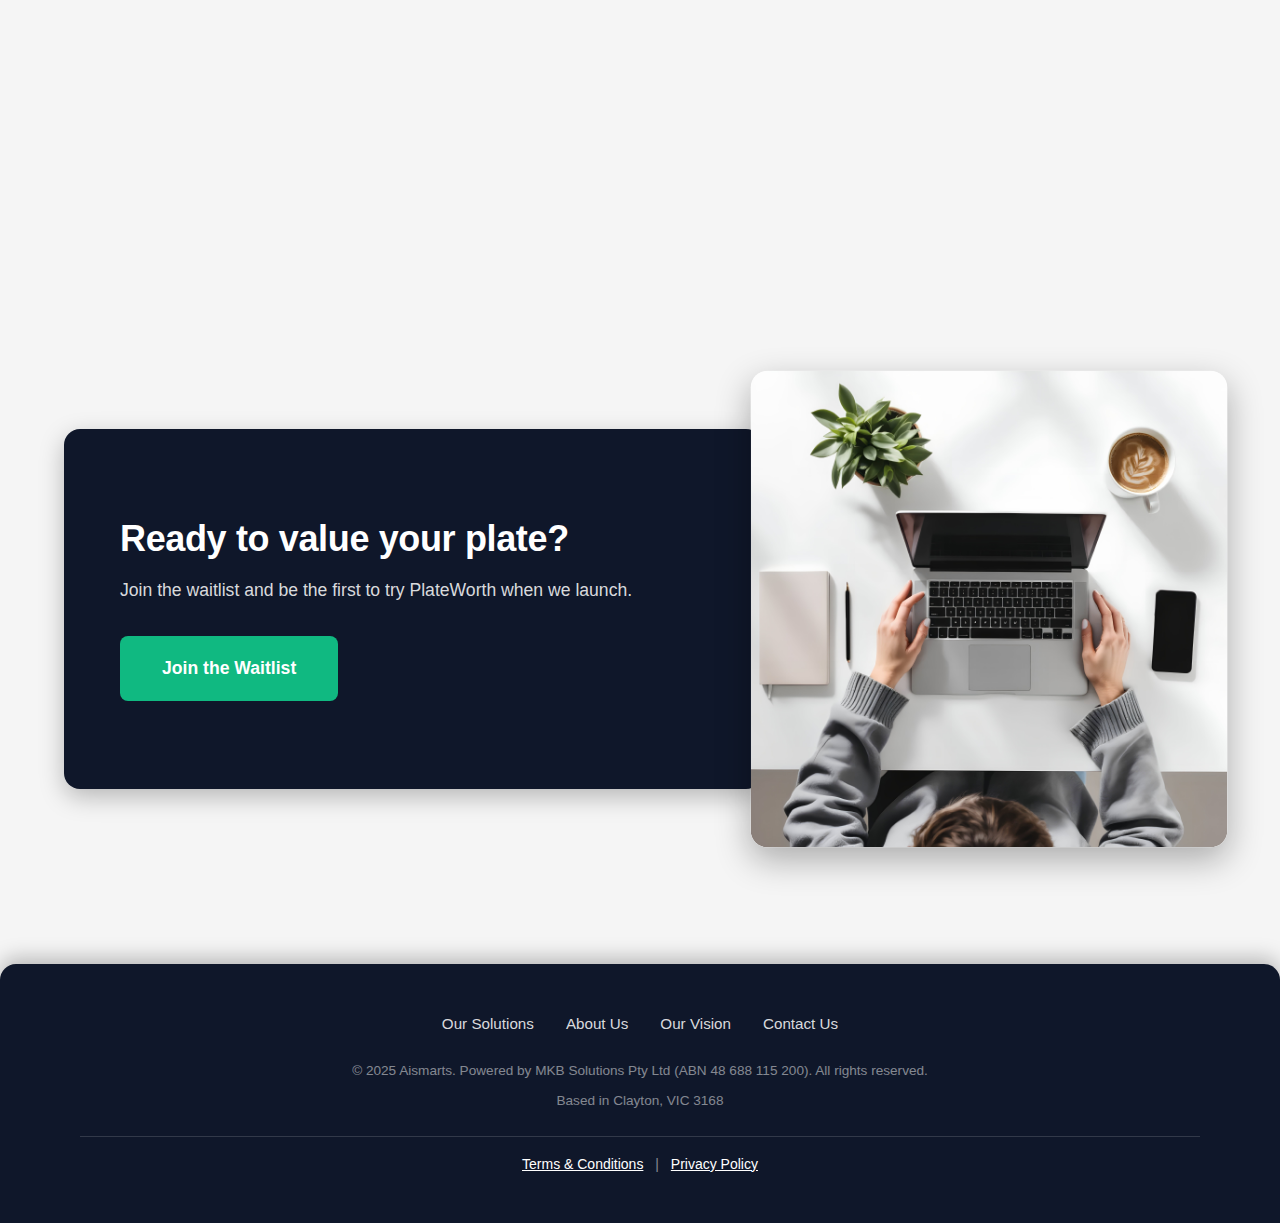
<file: plateworth.html>
<!DOCTYPE html>
<html lang="en">
<head>
    <meta charset="UTF-8">
    <meta name="viewport" content="width=device-width, initial-scale=1.0">
    <title>PlateWorth – License Plate Valuations | Aismarts</title>
    <meta name="description" content="Know what your plate is worth before you sell. PlateWorth uses market data and pattern analysis to estimate the value of Australian licence plates.">
    <link rel="icon" type="image/png" href="assets/images/logo_aismarts.png">
    <link rel="stylesheet" href="assets/css/styles.css">
</head>
<body>
    <!-- Header / Navigation -->
    <div id="header"> </div>

    <!-- Hero Section -->
    <section class="hero">
        <div class="container">
            <div class="hero-content">
                <div class="hero-text">
                    <div class="product-logo">
                        <img src="assets/images/plateworth.svg" alt="PlateWorth Logo" class="plateworth-logo">
                    </div>
                    <h1>Know what your plate is <span class="highlight">worth</span> — before you sell.</h1>
                    <p class="hero-subtitle">PlateWorth uses market data and pattern analysis to estimate the minimum, average, and maximum value of Australian licence plates.</p>
                    <div class="hero-buttons">
                        <a href="contact.html" class="btn btn-primary">Join PlateWorth Waitlist</a>
                    </div>
                </div>
            </div>
        </div>
    </section>

    <!-- How It Works Section -->
    <section class="section">
        <div class="container">
            <div class="section-intro">
                <h2>How PlateWorth Works</h2>
                <p>We combine market data and pattern analysis to give you a realistic value range in seconds.</p>
            </div>
            <div class="how-it-works">
                <div class="card work-card">
                    <div class="work-number">1</div>
                    <h3>We Gather Market Signals</h3>
                    <p>We collect data from auctions, private listings, plate types, regions, and historical demand patterns across Australia.</p>
                </div>
                <div class="card work-card">
                    <div class="work-number">2</div>
                    <h3>We Analyse Patterns</h3>
                    <p>We analyse pricing history, rarity indicators, trends, and comparable plates to understand value drivers.</p>
                </div>
                <div class="card work-card">
                    <div class="work-number">3</div>
                    <h3>You Get a Clear Value Range</h3>
                    <p>Receive a minimum, average, and maximum estimated price — explained simply so you can make informed decisions.</p>
                </div>
            </div>
        </div>
    </section>

    <!-- Example Valuation Section -->
    <section class="section section--alt">
        <div class="container">
            <div class="example-section">
                <h2>Example Valuation</h2>
                <p class="example-subtitle">See how PlateWorth estimates the value of a custom plate</p>
                <p style="font-size: 0.875rem; color: var(--color-medium-grey); margin-bottom: 1.5rem; font-style: italic;">Example for illustrative purposes only. Not a real valuation.</p>
                <div class="valuation-card valuation-card--large">
                    <div class="valuation-header">
                        <span class="plate-state">NSW</span>
                        <span class="plate-number">FAST88</span>
                    </div>

                    <div class="valuation-divider"></div>

                    <div class="valuation-values">
                        <div class="value-item">
                            <span class="value-label">Minimum</span>
                            <span class="value-amount" data-value-type="min">$1,200</span>
                            <span class="value-desc">Conservative estimate</span>
                        </div>
                        <div class="value-item value-item--primary">
                            <span class="value-label">Average</span>
                            <span class="value-amount" data-value-type="avg">$1,850</span>
                            <span class="value-desc">Most likely price</span>
                        </div>
                        <div class="value-item">
                            <span class="value-label">Maximum</span>
                            <span class="value-amount" data-value-type="max">$2,400</span>
                            <span class="value-desc">Optimistic estimate</span>
                        </div>
                    </div>

                    <!-- Mini Line Graph -->
                    <div class="valuation-graph">
                        <svg width="100%" height="60" viewBox="0 0 300 60" preserveAspectRatio="none">
                            <defs>
                                <linearGradient id="graphGradient2" x1="0%" y1="0%" x2="0%" y2="100%">
                                    <stop offset="0%" style="stop-color:#10b981;stop-opacity:0.2" />
                                    <stop offset="100%" style="stop-color:#10b981;stop-opacity:0.05" />
                                </linearGradient>
                            </defs>

                            <!-- Fill area under line -->
                            <polygon class="graph-fill" points="0,60 0,30 150,25 300,35 300,60" fill="url(#graphGradient2)" />

                            <!-- Main line -->
                            <polyline class="graph-line" points="0,30 150,25 300,35" />

                            <!-- Data points -->
                            <circle class="graph-point graph-point-min" cx="0" cy="30" r="4" />
                            <circle class="graph-point graph-point-avg" cx="150" cy="25" r="5" />
                            <circle class="graph-point graph-point-max" cx="300" cy="35" r="4" />
                        </svg>
                    </div>

                    <div class="valuation-footer">
                        <span class="ai-badge">AI-Powered Estimate</span>
                        <span class="valuation-date">Updated: January 2025</span>
                    </div>
                </div>
            </div>
        </div>
    </section>

    <!-- Benefits Section -->
    <section class="section">
        <div class="container">
            <div class="section-intro">
                <h2>Why Use PlateWorth?</h2>
            </div>
            <div class="benefits-grid">
                <div class="card benefit-card">
                    <div class="benefit-number">01</div>
                    <h3>For Sellers</h3>
                    <ul>
                        <li>Avoid underpricing your valuable plates</li>
                        <li>Set confident, data-backed asking prices</li>
                        <li>Save hours of manual research</li>
                    </ul>
                </div>
                <div class="card benefit-card">
                    <div class="benefit-number">02</div>
                    <h3>For Collectors</h3>
                    <ul>
                        <li>Understand scarcity and demand</li>
                        <li>Identify plates with resale potential</li>
                        <li>Make smarter acquisition decisions</li>
                    </ul>
                </div>
                <div class="card benefit-card">
                    <div class="benefit-number">03</div>
                    <h3>For Everyone</h3>
                    <ul>
                        <li>Data-backed decisions, not guesswork</li>
                        <li>Transparent methodology</li>
                        <li>Simple, clear outputs</li>
                    </ul>
                </div>
            </div>
        </div>
    </section>

    <!-- Disclaimer Section -->
    <section class="section section--alt">
        <div class="container">
            <div style="max-width: 800px; margin: 0 auto;">
                <div style="text-align: center; margin-bottom: 2.5rem;">
                    <h2>The Fine Print</h2>
                    <p style="font-size: 1rem; opacity: 0.85;">We believe in transparency. Here's what you should know about PlateWorth estimates.</p>
                </div>

                <div class="card" style="padding: 2.5rem; background: var(--color-white); border-left: 4px solid var(--color-green);">
                    <p style="font-size: 1.05rem; line-height: 1.8; margin-bottom: 1.5rem;">
                        PlateWorth provides <strong>estimated value ranges</strong> based on available market data, historical trends, and pattern analysis. These estimates are designed to help inform your decisions — but they're not guarantees, professional appraisals, or financial advice.
                    </p>

                    <p style="font-size: 1.05rem; line-height: 1.8; margin-bottom: 1.5rem;">
                        Real-world sale prices can differ significantly from our estimates. Market conditions change, buyer preferences vary, and countless factors influence what someone will actually pay for a plate. <strong>We make no warranties about the accuracy or reliability of our estimates.</strong>
                    </p>

                    <p style="font-size: 1.05rem; line-height: 1.8; margin-bottom: 1.5rem;">
                        By using PlateWorth, you acknowledge that you're relying on these estimates <strong>entirely at your own risk</strong>. Aismarts and PlateWorth are not responsible for any financial loss, missed opportunities, or other outcomes resulting from your use of our tool.
                    </p>

                    <p style="font-size: 1.05rem; line-height: 1.8; margin-bottom: 0;">
                        We strongly recommend doing your own research and consulting with professional appraisers or advisors before making any buying or selling decisions. Using PlateWorth does not create a professional advisory relationship — we're not acting as your financial advisor, broker, or agent.
                    </p>
                </div>

                <p style="text-align: center; margin-top: 2rem; font-size: 0.9rem; opacity: 0.7; font-style: italic;">
                    Our models improve as we gather more data. We're committed to building tools that are helpful, honest, and transparent about their limitations.
                </p>
            </div>
        </div>
    </section>

    <!-- Final CTA -->
    <section class="cta-band">
        <div class="container">
            <div class="cta-wrapper">
                <div class="cta-content">
                    <h2>Ready to value your plate?</h2>
                    <p>Join the waitlist and be the first to try PlateWorth when we launch.</p>
                    <a href="contact.html" class="btn btn-primary btn-large">Join the Waitlist</a>
                </div>
                <div class="cta-image-card">
                    <img src="assets/images/cta/cta.jpg" alt="Analytics Dashboard" class="cta-image">
                </div>
            </div>
        </div>
    </section>

    <!-- Footer -->
    <div id="footer"></div>
</body>
</html>

<script src="assets/js/script.js"></script>
<script>
    async function loadHTML(id, file) {
        const res = await fetch(file);
        document.getElementById(id).innerHTML = await res.text();
    }

    (async () => {
        await Promise.all([
            loadHTML('header', 'components/header.html'),
            loadHTML('footer', 'components/footer.html'),
        ]);

        // now header/footer exist => attach listeners/animations
        if (window.initSiteScripts) {
            window.initSiteScripts();
        }
    })();
</script>
</file>
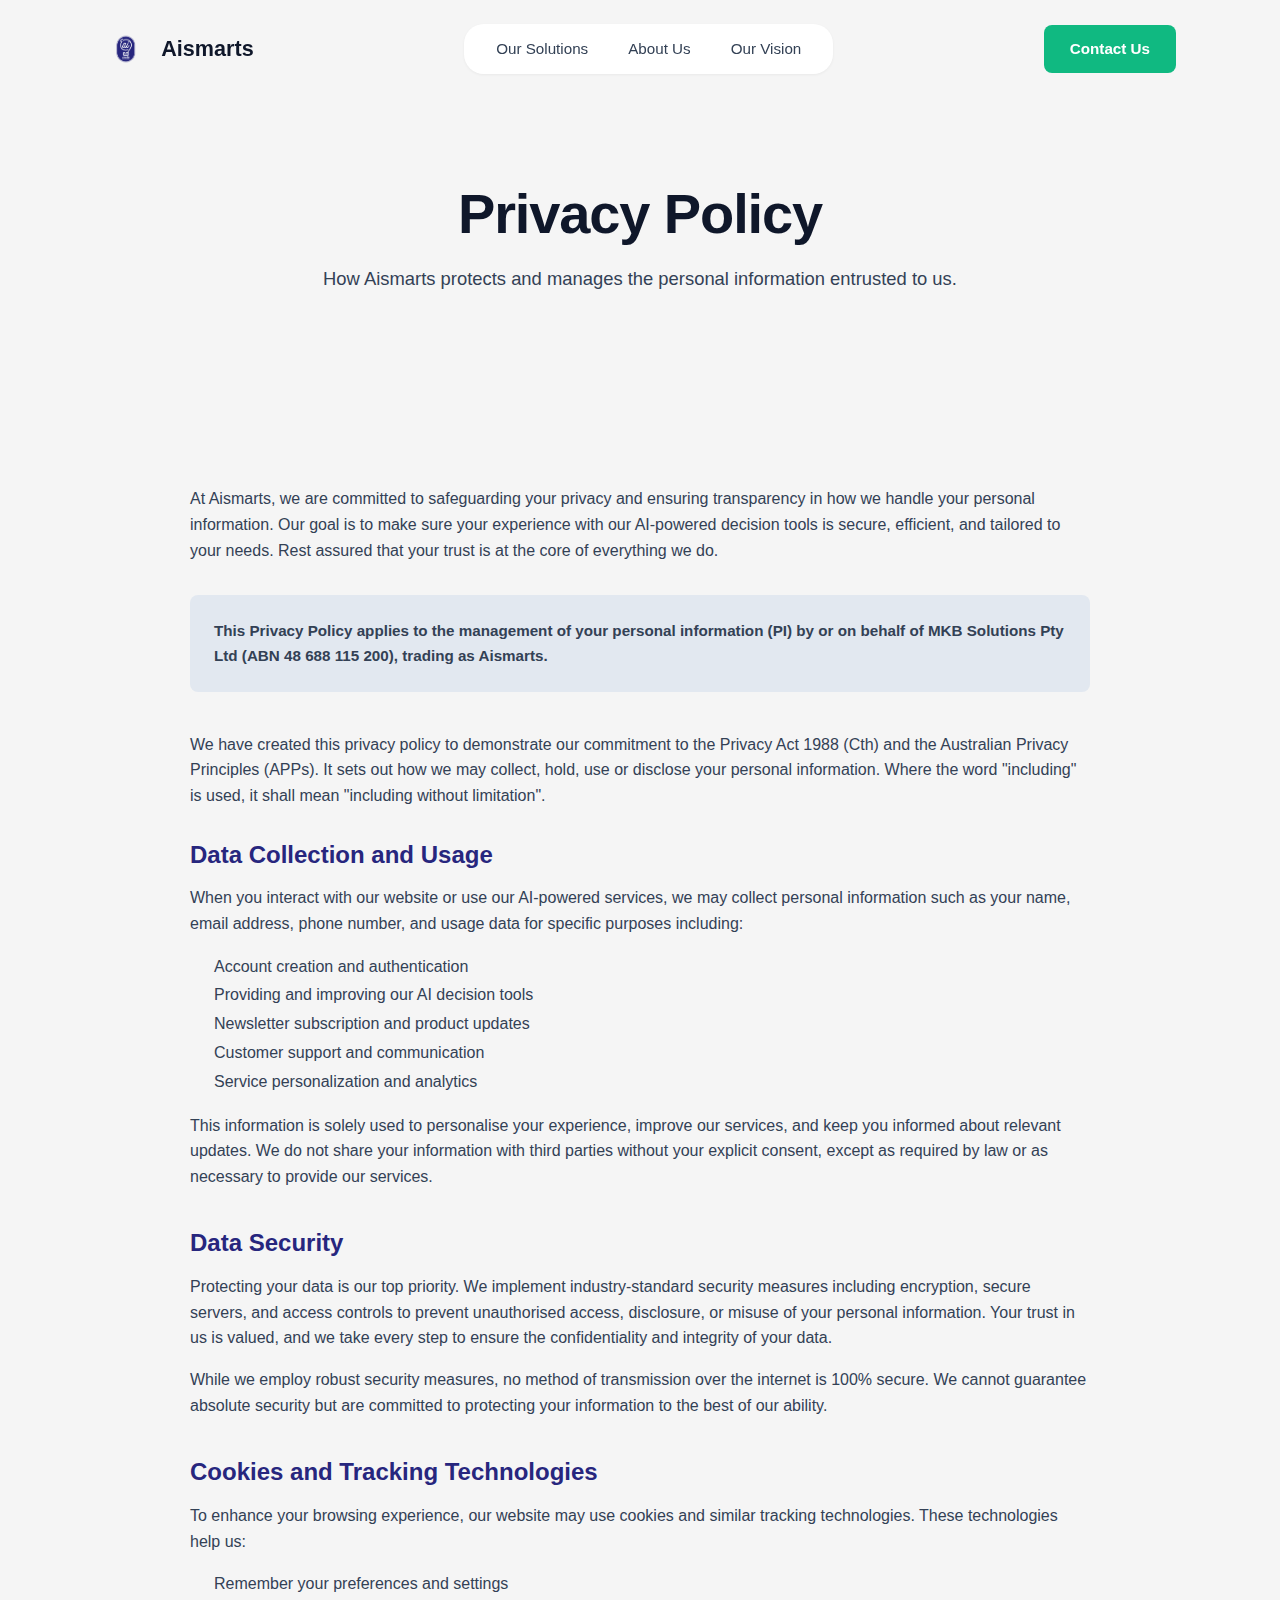
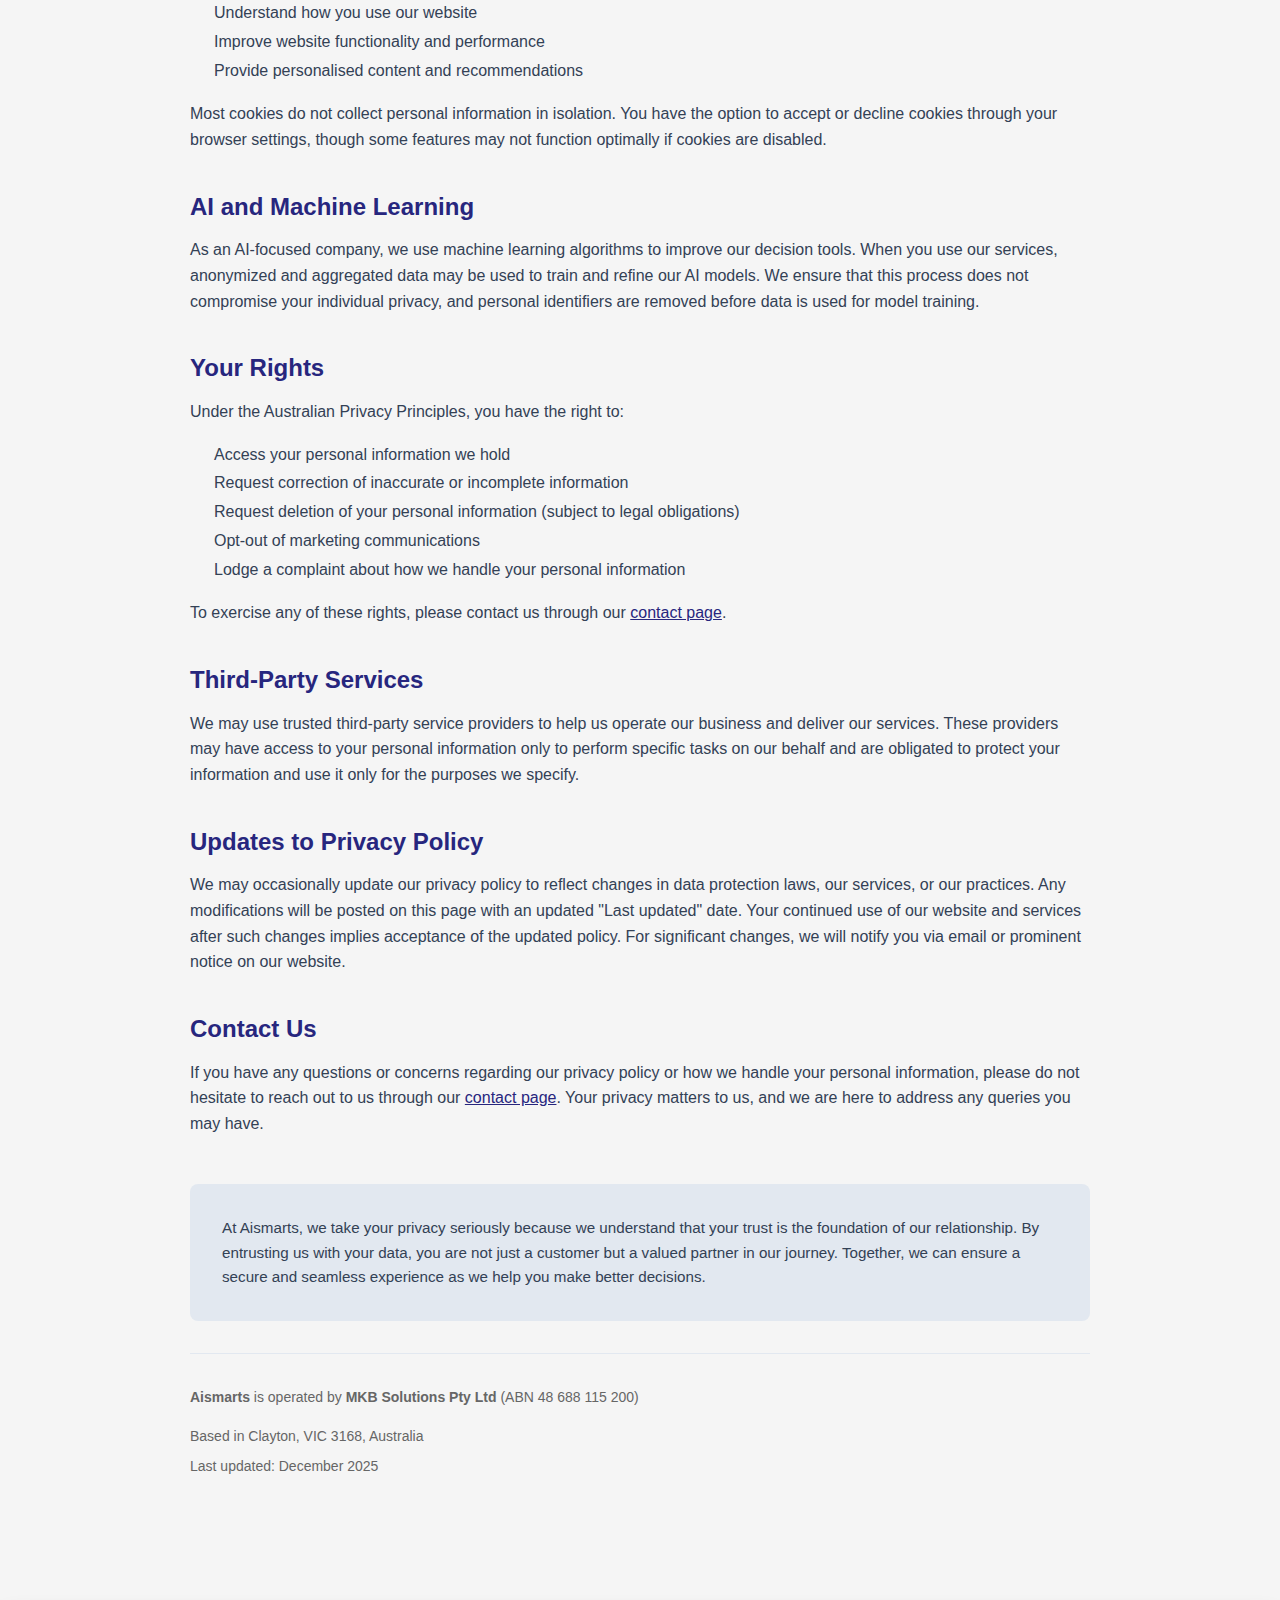
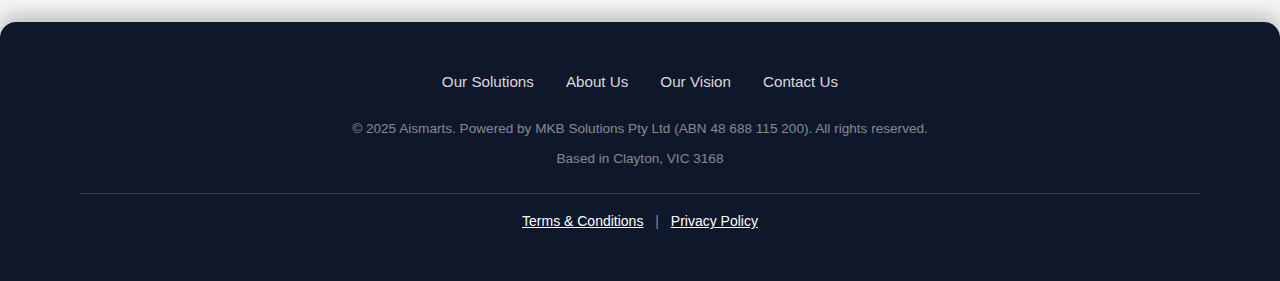
<file: privacy.html>
<!DOCTYPE html>
<html lang="en">
<head>
    <meta charset="UTF-8">
    <meta name="viewport" content="width=device-width, initial-scale=1.0">
    <title>Privacy Policy – Aismarts</title>
    <meta name="description" content="How Aismarts and MKB Solutions protect and manage your personal information.">
    <link rel="icon" type="image/png" href="assets/images/logo_aismarts.png">
    <link rel="stylesheet" href="assets/css/styles.css">
</head>
<body>
    <!-- Header -->
    <div id="header"></div>

    <!-- Hero Section -->
    <section class="hero hero--small">
        <div class="container">
            <div class="hero-content" style="text-align: center; max-width: 900px; margin: 0 auto;">
                <h1>Privacy Policy</h1>
                <p class="hero-subtitle">How Aismarts protects and manages the personal information entrusted to us.</p>
            </div>
        </div>
    </section>

    <!-- Privacy Content -->
    <section class="section">
        <div class="container">
            <div class="content-wrapper" style="max-width: 900px; margin: 0 auto;">
                <p style="margin-bottom: 2rem;">At Aismarts, we are committed to safeguarding your privacy and ensuring transparency in how we handle your personal information. Our goal is to make sure your experience with our AI-powered decision tools is secure, efficient, and tailored to your needs. Rest assured that your trust is at the core of everything we do.</p>

                <div style="background: var(--color-light-grey); padding: 1.5rem; border-radius: 8px; margin-bottom: 2.5rem;">
                    <p style="margin: 0; font-size: 0.95rem;"><strong>This Privacy Policy applies to the management of your personal information (PI) by or on behalf of MKB Solutions Pty Ltd (ABN 48 688 115 200), trading as Aismarts.</strong></p>
                </div>

                <p style="margin-bottom: 2rem;">We have created this privacy policy to demonstrate our commitment to the Privacy Act 1988 (Cth) and the Australian Privacy Principles (APPs). It sets out how we may collect, hold, use or disclose your personal information. Where the word "including" is used, it shall mean "including without limitation".</p>

                <div class="privacy-section" style="margin-bottom: 2.5rem;">
                    <h3 style="color: var(--color-deep-blue); margin-bottom: 1rem;">Data Collection and Usage</h3>
                    <p>When you interact with our website or use our AI-powered services, we may collect personal information such as your name, email address, phone number, and usage data for specific purposes including:</p>
                    <ul style="margin: 1rem 0; padding-left: 1.5rem; line-height: 1.8;">
                        <li>Account creation and authentication</li>
                        <li>Providing and improving our AI decision tools</li>
                        <li>Newsletter subscription and product updates</li>
                        <li>Customer support and communication</li>
                        <li>Service personalization and analytics</li>
                    </ul>
                    <p>This information is solely used to personalise your experience, improve our services, and keep you informed about relevant updates. We do not share your information with third parties without your explicit consent, except as required by law or as necessary to provide our services.</p>
                </div>

                <div class="privacy-section" style="margin-bottom: 2.5rem;">
                    <h3 style="color: var(--color-deep-blue); margin-bottom: 1rem;">Data Security</h3>
                    <p>Protecting your data is our top priority. We implement industry-standard security measures including encryption, secure servers, and access controls to prevent unauthorised access, disclosure, or misuse of your personal information. Your trust in us is valued, and we take every step to ensure the confidentiality and integrity of your data.</p>
                    <p style="margin-top: 1rem;">While we employ robust security measures, no method of transmission over the internet is 100% secure. We cannot guarantee absolute security but are committed to protecting your information to the best of our ability.</p>
                </div>

                <div class="privacy-section" style="margin-bottom: 2.5rem;">
                    <h3 style="color: var(--color-deep-blue); margin-bottom: 1rem;">Cookies and Tracking Technologies</h3>
                    <p>To enhance your browsing experience, our website may use cookies and similar tracking technologies. These technologies help us:</p>
                    <ul style="margin: 1rem 0; padding-left: 1.5rem; line-height: 1.8;">
                        <li>Remember your preferences and settings</li>
                        <li>Understand how you use our website</li>
                        <li>Improve website functionality and performance</li>
                        <li>Provide personalised content and recommendations</li>
                    </ul>
                    <p>Most cookies do not collect personal information in isolation. You have the option to accept or decline cookies through your browser settings, though some features may not function optimally if cookies are disabled.</p>
                </div>

                <div class="privacy-section" style="margin-bottom: 2.5rem;">
                    <h3 style="color: var(--color-deep-blue); margin-bottom: 1rem;">AI and Machine Learning</h3>
                    <p>As an AI-focused company, we use machine learning algorithms to improve our decision tools. When you use our services, anonymized and aggregated data may be used to train and refine our AI models. We ensure that this process does not compromise your individual privacy, and personal identifiers are removed before data is used for model training.</p>
                </div>

                <div class="privacy-section" style="margin-bottom: 2.5rem;">
                    <h3 style="color: var(--color-deep-blue); margin-bottom: 1rem;">Your Rights</h3>
                    <p>Under the Australian Privacy Principles, you have the right to:</p>
                    <ul style="margin: 1rem 0; padding-left: 1.5rem; line-height: 1.8;">
                        <li>Access your personal information we hold</li>
                        <li>Request correction of inaccurate or incomplete information</li>
                        <li>Request deletion of your personal information (subject to legal obligations)</li>
                        <li>Opt-out of marketing communications</li>
                        <li>Lodge a complaint about how we handle your personal information</li>
                    </ul>
                    <p>To exercise any of these rights, please contact us through our <a href="contact.html" style="color: var(--color-deep-blue); text-decoration: underline;">contact page</a>.</p>
                </div>

                <div class="privacy-section" style="margin-bottom: 2.5rem;">
                    <h3 style="color: var(--color-deep-blue); margin-bottom: 1rem;">Third-Party Services</h3>
                    <p>We may use trusted third-party service providers to help us operate our business and deliver our services. These providers may have access to your personal information only to perform specific tasks on our behalf and are obligated to protect your information and use it only for the purposes we specify.</p>
                </div>

                <div class="privacy-section" style="margin-bottom: 2.5rem;">
                    <h3 style="color: var(--color-deep-blue); margin-bottom: 1rem;">Updates to Privacy Policy</h3>
                    <p>We may occasionally update our privacy policy to reflect changes in data protection laws, our services, or our practices. Any modifications will be posted on this page with an updated "Last updated" date. Your continued use of our website and services after such changes implies acceptance of the updated policy. For significant changes, we will notify you via email or prominent notice on our website.</p>
                </div>

                <div class="privacy-section" style="margin-bottom: 2.5rem;">
                    <h3 style="color: var(--color-deep-blue); margin-bottom: 1rem;">Contact Us</h3>
                    <p>If you have any questions or concerns regarding our privacy policy or how we handle your personal information, please do not hesitate to reach out to us through our <a href="contact.html" style="color: var(--color-deep-blue); text-decoration: underline;">contact page</a>. Your privacy matters to us, and we are here to address any queries you may have.</p>
                </div>

                <div style="background: var(--color-light-grey); padding: 2rem; border-radius: 8px; margin-top: 3rem;">
                    <p style="margin: 0; font-size: 0.95rem; line-height: 1.6;">At Aismarts, we take your privacy seriously because we understand that your trust is the foundation of our relationship. By entrusting us with your data, you are not just a customer but a valued partner in our journey. Together, we can ensure a secure and seamless experience as we help you make better decisions.</p>
                </div>

                <div style="margin-top: 2rem; padding-top: 2rem; border-top: 1px solid var(--color-light-grey); font-size: 0.875rem; color: #666;">
                    <p><strong>Aismarts</strong> is operated by <strong>MKB Solutions Pty Ltd</strong> (ABN 48 688 115 200)</p>
                    <p style="margin: 0.5rem 0;">Based in Clayton, VIC 3168, Australia</p>
                    <p style="margin: 0.5rem 0 0 0;">Last updated: December 2025</p>
                </div>
            </div>
        </div>
    </section>

    <!-- Footer -->
    <div id="footer"></div>

</body>
</html>

<script src="assets/js/script.js"></script>
<script>
    async function loadHTML(id, file) {
        const res = await fetch(file);
        document.getElementById(id).innerHTML = await res.text();
    }

    (async () => {
        await Promise.all([
            loadHTML('header', 'components/header.html'),
            loadHTML('footer', 'components/footer.html'),
        ]);

        // now header/footer exist => attach listeners/animations
        if (window.initSiteScripts) {
            window.initSiteScripts();
        }
    })();
</script>
</file>
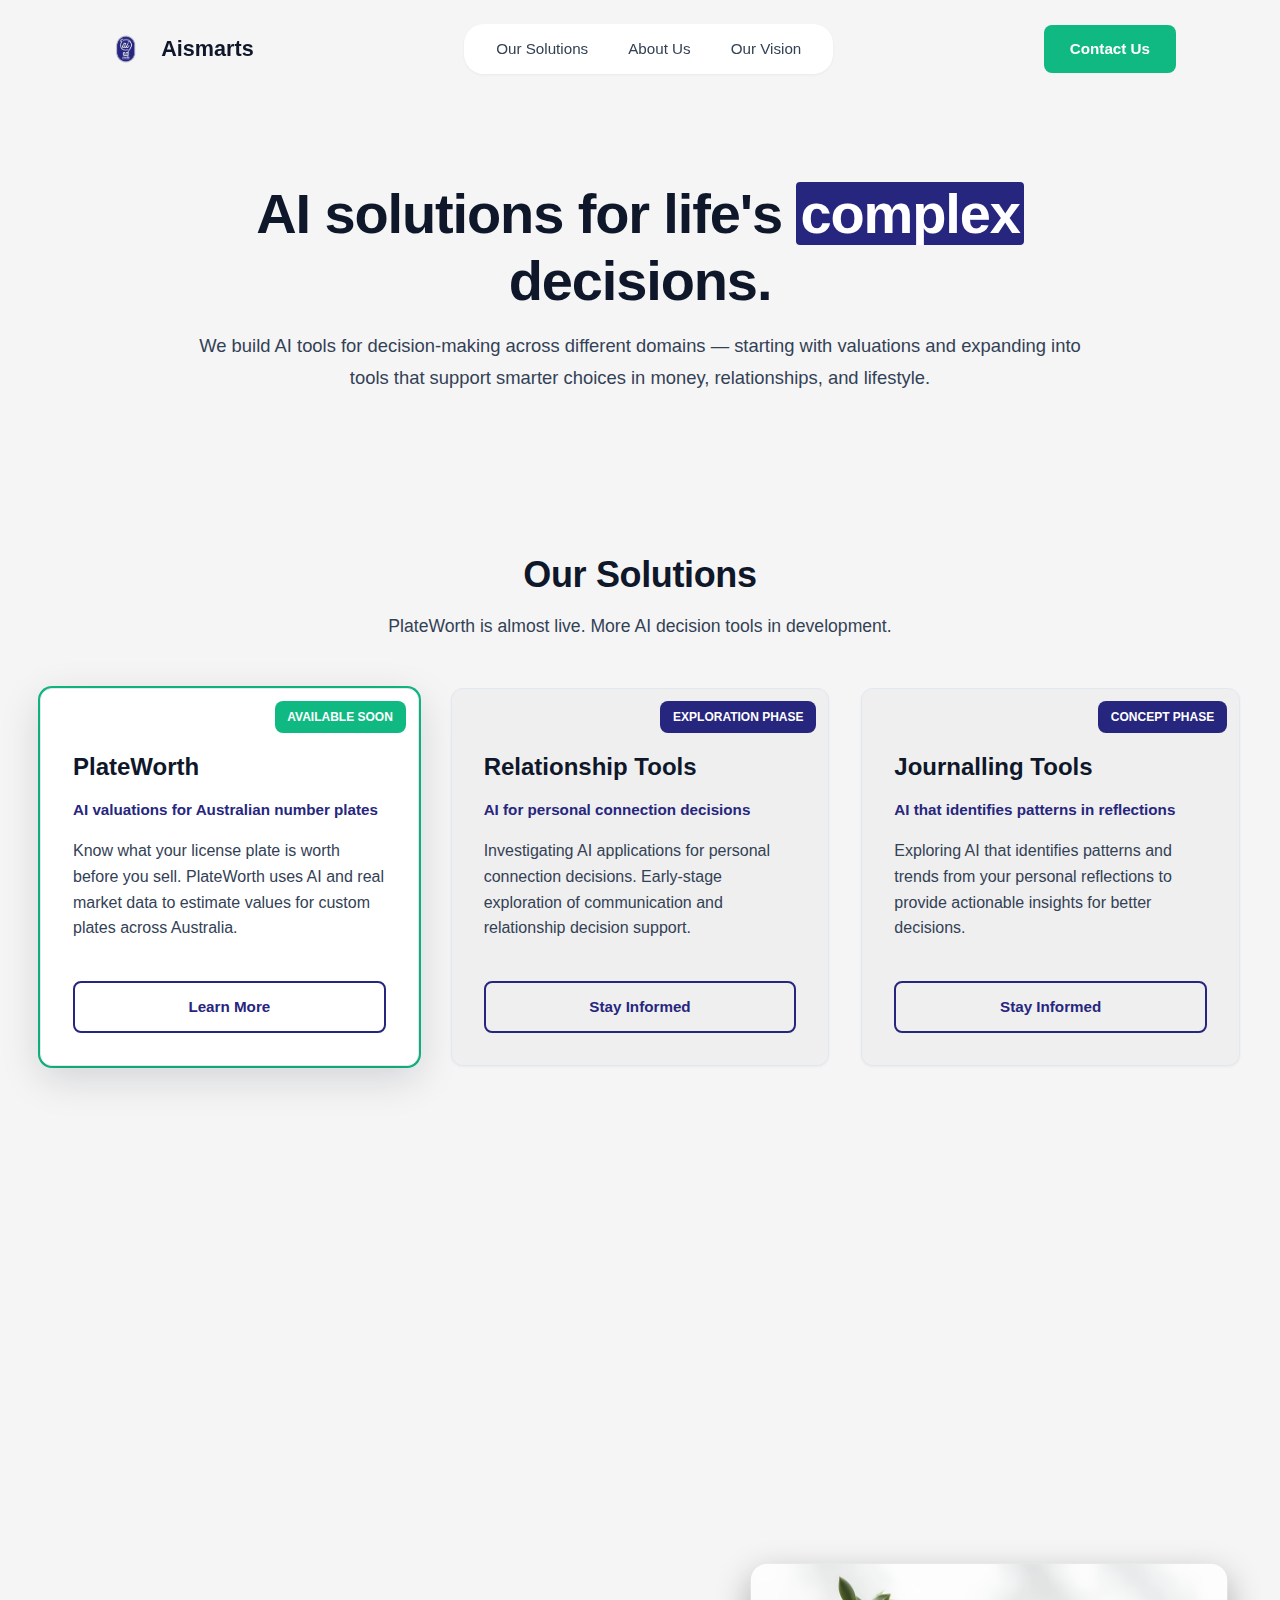
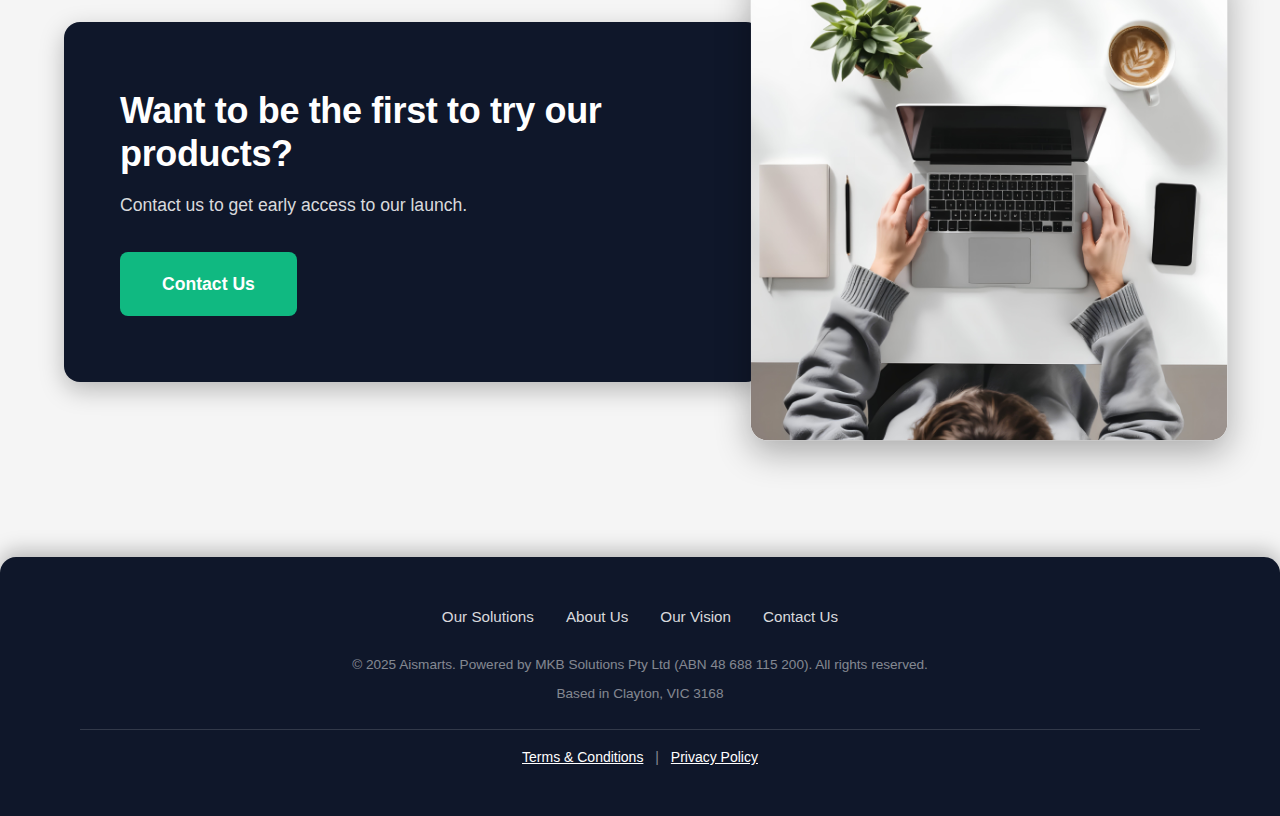
<file: solutions.html>
<!DOCTYPE html>
<html lang="en">
<head>
    <meta charset="UTF-8">
    <meta name="viewport" content="width=device-width, initial-scale=1.0">
    <title>Solutions – Aismarts</title>
    <meta name="description" content="AI solutions for life's complex decisions. From license plate valuations to future decision tools for money, relationships, and lifestyle.">
    <link rel="icon" type="image/png" href="assets/images/logo_aismarts.png">
    <link rel="stylesheet" href="assets/css/styles.css">
</head>
<body>
    <!-- Header / Navigation -->
    <div id="header"></div>

    <!-- Hero Section -->
    <section class="hero hero--small">
        <div class="container">
            <div class="hero-content" style="text-align: center; max-width: 900px; margin: 0 auto;">
                <h1>AI solutions for life's <span class="highlight">complex</span> decisions.</h1>
                <p class="hero-subtitle" >We build AI tools for decision-making across different domains — starting with valuations and expanding into tools that support smarter choices in money, relationships, and lifestyle.</p>
            </div>
        </div>
    </section>

    <!-- Products Grid Section -->
    <section class="section solutions-grid-section" style="padding: 3rem 0;">
        <div class="container">
            <div class="section-intro" style="text-align: center; margin-bottom: 3rem;">
                <h2>Our Solutions</h2>
                <p>PlateWorth is almost live. More AI decision tools in development.</p>
            </div>

            <div class="solutions-grid">
                <!-- Product 1: PlateWorth -->
                <div class="solution-card solution-card--plateworth card">
                    <div class="product-badge">Available Soon</div>
                    <h3>PlateWorth</h3>
                    <p style="margin-bottom: 1rem; font-size: 0.95rem; color: var(--color-deep-blue); font-weight: 600;">AI valuations for Australian number plates</p>
                    <p>Know what your license plate is worth before you sell. PlateWorth uses AI and real market data to estimate values for custom plates across Australia.</p>
                    <a href="plateworth.html" class="btn btn-secondary" style="margin-top: 1.5rem;">Learn More</a>
                </div>

                <!-- Product 2: Relationship Tools -->
                <div class="solution-card solution-card--future card">
                    <div class="product-badge product-badge--future">Exploration Phase</div>
                    <h3>Relationship Tools</h3>
                    <p style="margin-bottom: 1rem; font-size: 0.95rem; color: var(--color-deep-blue); font-weight: 600;">AI for personal connection decisions</p>
                    <p>Investigating AI applications for personal connection decisions. Early-stage exploration of communication and relationship decision support.</p>
                    <a href="contact.html" class="btn btn-secondary" style="margin-top: 1.5rem;">Stay Informed</a>
                </div>

                <!-- Product 3: Journal Tools -->
                <div class="solution-card solution-card--future card">
                    <div class="product-badge product-badge--future">Concept Phase</div>
                    <h3>Journalling Tools</h3>
                    <p style="margin-bottom: 1rem; font-size: 0.95rem; color: var(--color-deep-blue); font-weight: 600;">AI that identifies patterns in reflections</p>
                    <p>Exploring AI that identifies patterns and trends from your personal reflections to provide actionable insights for better decisions.</p>
                    <a href="contact.html" class="btn btn-secondary" style="margin-top: 1.5rem;">Stay Informed</a>
                </div>
            </div>
        </div>
    </section>

    <!-- Methodology Section -->
    <section class="section section--alt" style="padding: 3rem 0;">
        <div class="container">
            <div class="section-intro" style="text-align: center; max-width: 800px; margin: 0 auto;">
                <h2>Our Methodology</h2>
                <p style="margin-bottom: 2rem;">We follow a systematic approach to building AI decision tools that are practical, transparent, and effective.</p>
                <div style="display: grid; grid-template-columns: repeat(auto-fit, minmax(200px, 1fr)); gap: 1.5rem; text-align: left;">
                    <div>
                        <div style="color: var(--color-deep-blue); font-weight: 700; font-size: 0.875rem; margin-bottom: 0.5rem;">01 → Identify</div>
                        <p style="font-size: 0.9rem; margin: 0;">Find high-value decisions with information gaps</p>
                    </div>
                    <div>
                        <div style="color: var(--color-deep-blue); font-weight: 700; font-size: 0.875rem; margin-bottom: 0.5rem;">02 → Collect</div>
                        <p style="font-size: 0.9rem; margin: 0;">Gather and structure fragmented data</p>
                    </div>
                    <div>
                        <div style="color: var(--color-deep-blue); font-weight: 700; font-size: 0.875rem; margin-bottom: 0.5rem;">03 → Build</div>
                        <p style="font-size: 0.9rem; margin: 0;">Build models to find patterns</p>
                    </div>
                    <div>
                        <div style="color: var(--color-deep-blue); font-weight: 700; font-size: 0.875rem; margin-bottom: 0.5rem;">04 → Simplify</div>
                        <p style="font-size: 0.9rem; margin: 0;">Transform outputs into clear insights</p>
                    </div>
                    <div>
                        <div style="color: var(--color-deep-blue); font-weight: 700; font-size: 0.875rem; margin-bottom: 0.5rem;">05 → Improve</div>
                        <p style="font-size: 0.9rem; margin: 0;">Refine continuously with feedback</p>
                    </div>
                </div>
            </div>
        </div>
    </section>

    <!-- Final CTA -->
    <section class="cta-band">
        <div class="container">
            <div class="cta-wrapper">
                <div class="cta-content">
                    <h2>Want to be the first to try our products?</h2>
                    <p>Contact us to get early access to our launch.</p>
                    <a href="contact.html" class="btn btn-primary btn-large">Contact Us</a>
                </div>
                <div class="cta-image-card">
                    <img src="assets/images/cta/cta.jpg" alt="Analytics Dashboard" class="cta-image">
                </div>
            </div>
        </div>
    </section>

    <!-- Footer -->
    <div id="footer"></div>

</body>
</html>



<script src="assets/js/script.js"></script>
<script>
    async function loadHTML(id, file) {
        const res = await fetch(file);
        document.getElementById(id).innerHTML = await res.text();
    }

    (async () => {
        await Promise.all([
            loadHTML('header', 'components/header.html'),
            loadHTML('footer', 'components/footer.html'),
        ]);

        // now header/footer exist => attach listeners/animations
        if (window.initSiteScripts) {
            window.initSiteScripts();
        }
    })();
</script>
</file>
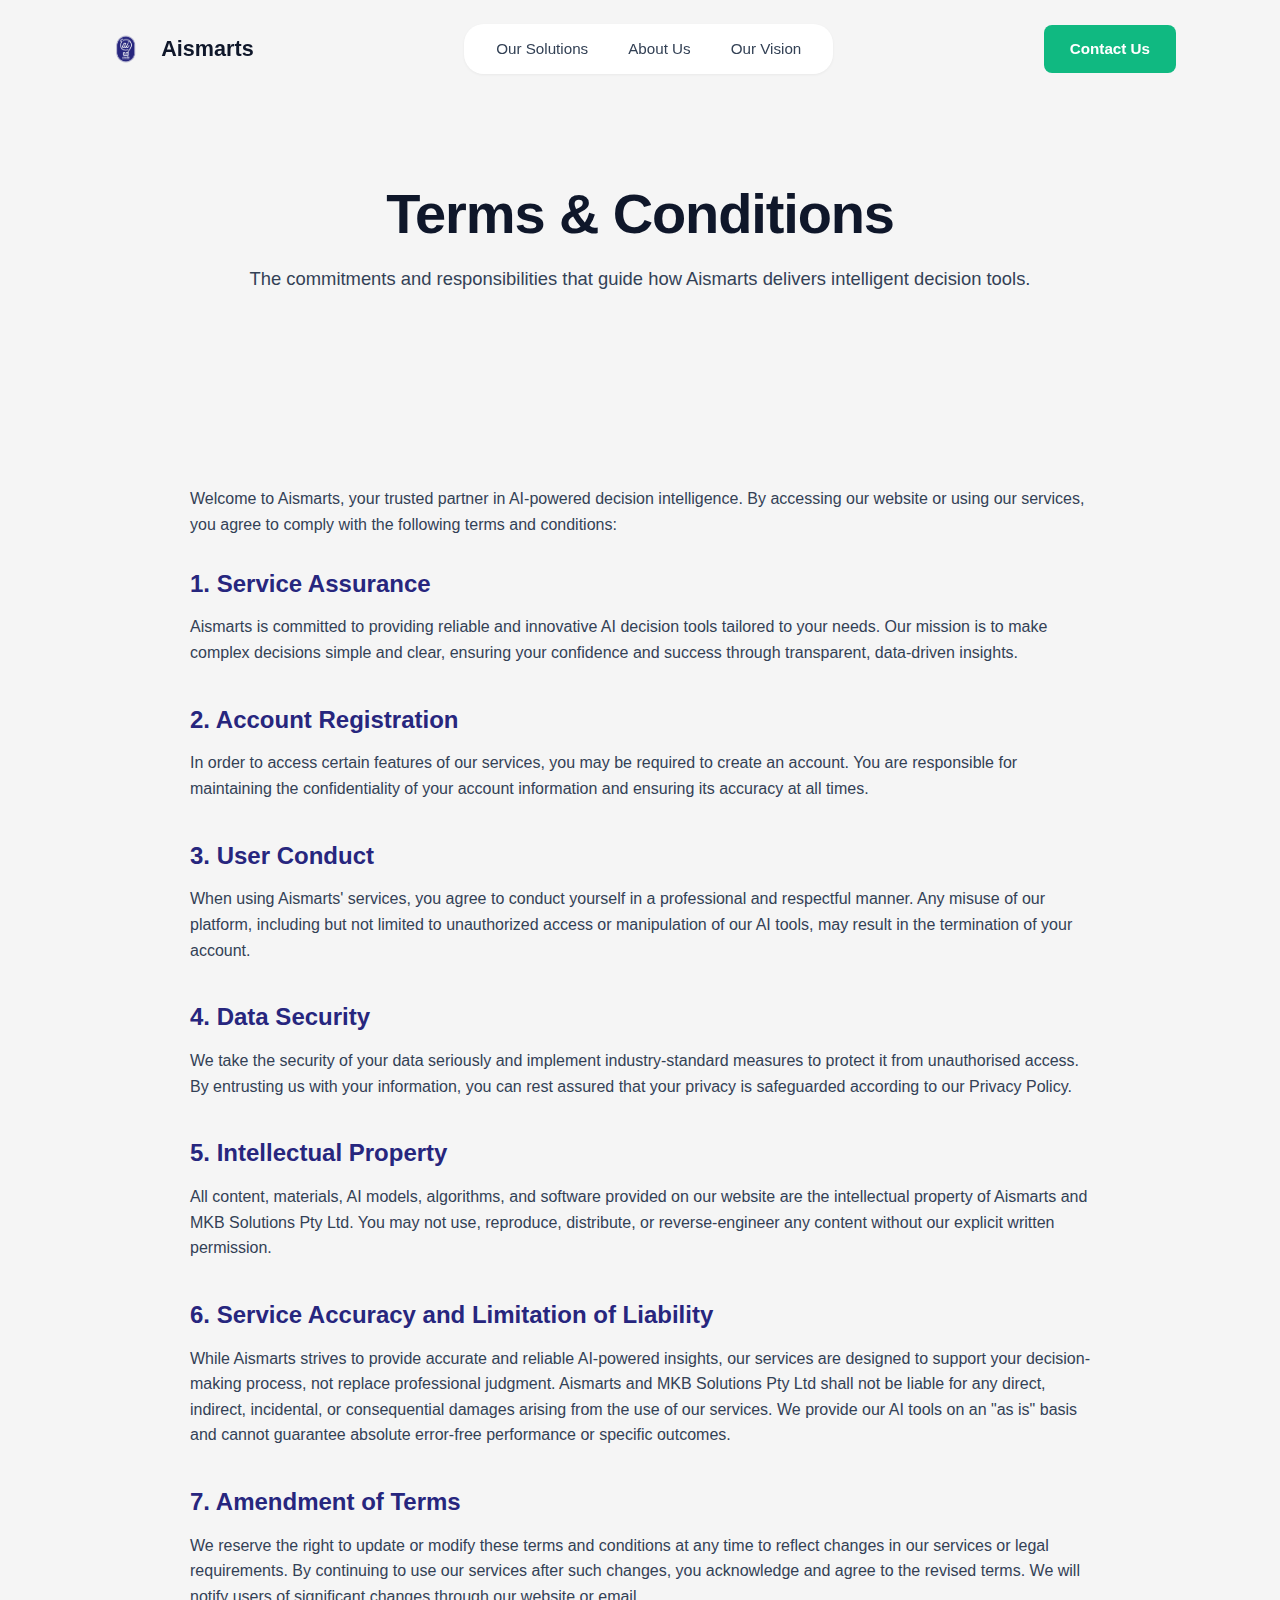
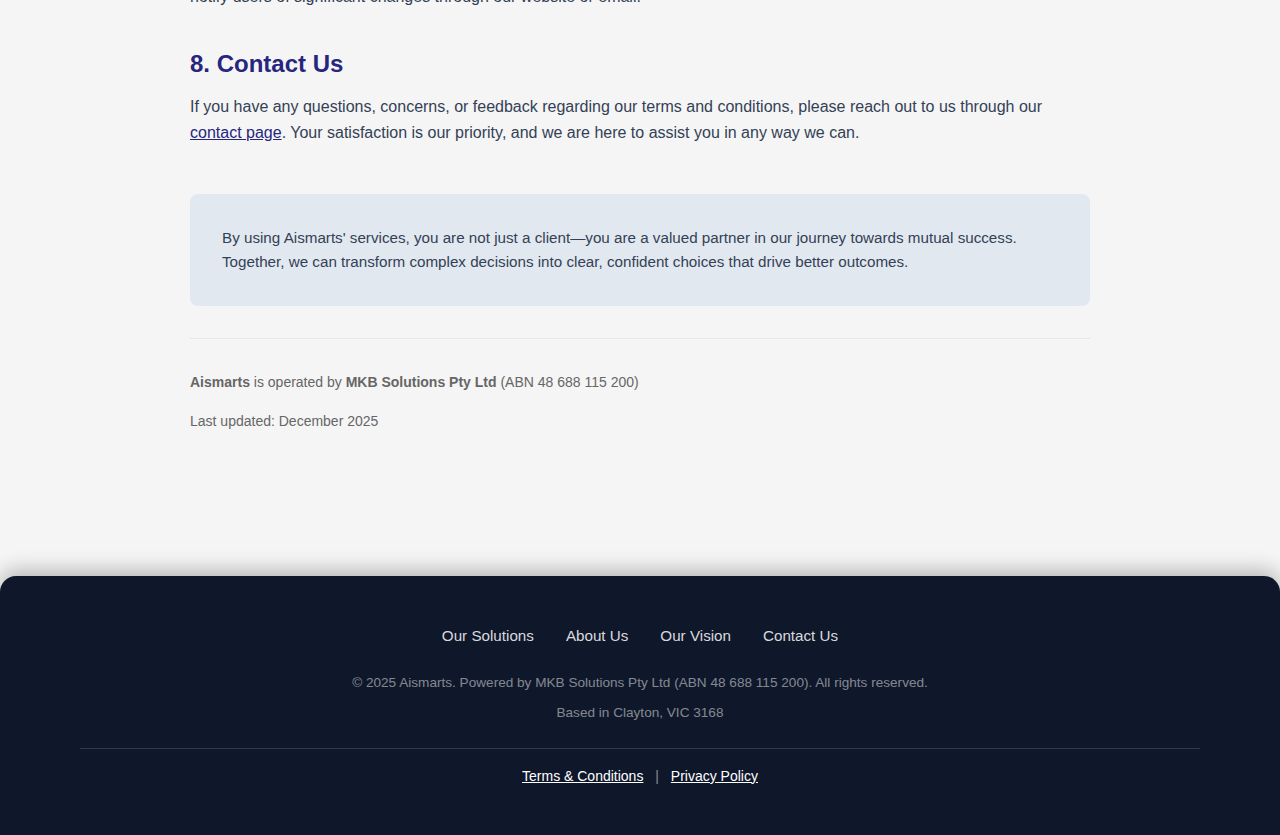
<file: terms.html>
<!DOCTYPE html>
<html lang="en">
<head>
    <meta charset="UTF-8">
    <meta name="viewport" content="width=device-width, initial-scale=1.0">
    <title>Terms & Conditions – Aismarts</title>
    <meta name="description" content="Terms and conditions for Aismarts and MKB Solutions services.">
    <link rel="icon" type="image/png" href="assets/images/logo_aismarts.png">
    <link rel="stylesheet" href="assets/css/styles.css">
</head>
<body>
    <!-- Header -->
    <div id="header"></div>

    <!-- Hero Section -->
    <section class="hero hero--small">
        <div class="container">
            <div class="hero-content" style="text-align: center; max-width: 900px; margin: 0 auto;">
                <h1>Terms & Conditions</h1>
                <p class="hero-subtitle">The commitments and responsibilities that guide how Aismarts delivers intelligent decision tools.</p>
            </div>
        </div>
    </section>

    <!-- Terms Content -->
    <section class="section">
        <div class="container">
            <div class="content-wrapper" style="max-width: 900px; margin: 0 auto;">
                <p style="margin-bottom: 2rem;">Welcome to Aismarts, your trusted partner in AI-powered decision intelligence. By accessing our website or using our services, you agree to comply with the following terms and conditions:</p>

                <div class="terms-section" style="margin-bottom: 2.5rem;">
                    <h3 style="color: var(--color-deep-blue); margin-bottom: 1rem;">1. Service Assurance</h3>
                    <p>Aismarts is committed to providing reliable and innovative AI decision tools tailored to your needs. Our mission is to make complex decisions simple and clear, ensuring your confidence and success through transparent, data-driven insights.</p>
                </div>

                <div class="terms-section" style="margin-bottom: 2.5rem;">
                    <h3 style="color: var(--color-deep-blue); margin-bottom: 1rem;">2. Account Registration</h3>
                    <p>In order to access certain features of our services, you may be required to create an account. You are responsible for maintaining the confidentiality of your account information and ensuring its accuracy at all times.</p>
                </div>

                <div class="terms-section" style="margin-bottom: 2.5rem;">
                    <h3 style="color: var(--color-deep-blue); margin-bottom: 1rem;">3. User Conduct</h3>
                    <p>When using Aismarts' services, you agree to conduct yourself in a professional and respectful manner. Any misuse of our platform, including but not limited to unauthorized access or manipulation of our AI tools, may result in the termination of your account.</p>
                </div>

                <div class="terms-section" style="margin-bottom: 2.5rem;">
                    <h3 style="color: var(--color-deep-blue); margin-bottom: 1rem;">4. Data Security</h3>
                    <p>We take the security of your data seriously and implement industry-standard measures to protect it from unauthorised access. By entrusting us with your information, you can rest assured that your privacy is safeguarded according to our Privacy Policy.</p>
                </div>

                <div class="terms-section" style="margin-bottom: 2.5rem;">
                    <h3 style="color: var(--color-deep-blue); margin-bottom: 1rem;">5. Intellectual Property</h3>
                    <p>All content, materials, AI models, algorithms, and software provided on our website are the intellectual property of Aismarts and MKB Solutions Pty Ltd. You may not use, reproduce, distribute, or reverse-engineer any content without our explicit written permission.</p>
                </div>

                <div class="terms-section" style="margin-bottom: 2.5rem;">
                    <h3 style="color: var(--color-deep-blue); margin-bottom: 1rem;">6. Service Accuracy and Limitation of Liability</h3>
                    <p>While Aismarts strives to provide accurate and reliable AI-powered insights, our services are designed to support your decision-making process, not replace professional judgment. Aismarts and MKB Solutions Pty Ltd shall not be liable for any direct, indirect, incidental, or consequential damages arising from the use of our services. We provide our AI tools on an "as is" basis and cannot guarantee absolute error-free performance or specific outcomes.</p>
                </div>

                <div class="terms-section" style="margin-bottom: 2.5rem;">
                    <h3 style="color: var(--color-deep-blue); margin-bottom: 1rem;">7. Amendment of Terms</h3>
                    <p>We reserve the right to update or modify these terms and conditions at any time to reflect changes in our services or legal requirements. By continuing to use our services after such changes, you acknowledge and agree to the revised terms. We will notify users of significant changes through our website or email.</p>
                </div>

                <div class="terms-section" style="margin-bottom: 2.5rem;">
                    <h3 style="color: var(--color-deep-blue); margin-bottom: 1rem;">8. Contact Us</h3>
                    <p>If you have any questions, concerns, or feedback regarding our terms and conditions, please reach out to us through our <a href="contact.html" style="color: var(--color-deep-blue); text-decoration: underline;">contact page</a>. Your satisfaction is our priority, and we are here to assist you in any way we can.</p>
                </div>

                <div style="background: var(--color-light-grey); padding: 2rem; border-radius: 8px; margin-top: 3rem;">
                    <p style="margin: 0; font-size: 0.95rem; line-height: 1.6;">By using Aismarts' services, you are not just a client—you are a valued partner in our journey towards mutual success. Together, we can transform complex decisions into clear, confident choices that drive better outcomes.</p>
                </div>

                <div style="margin-top: 2rem; padding-top: 2rem; border-top: 1px solid var(--color-light-grey); font-size: 0.875rem; color: #666;">
                    <p><strong>Aismarts</strong> is operated by <strong>MKB Solutions Pty Ltd</strong> (ABN 48 688 115 200)</p>
                    <p style="margin: 0.5rem 0 0 0;">Last updated: December 2025</p>
                </div>
            </div>
        </div>
    </section>

    <!-- Footer -->
    <div id="footer"></div>

</body>
</html>

<script src="assets/js/script.js"></script>
<script>
    async function loadHTML(id, file) {
        const res = await fetch(file);
        document.getElementById(id).innerHTML = await res.text();
    }

    (async () => {
        await Promise.all([
            loadHTML('header', 'components/header.html'),
            loadHTML('footer', 'components/footer.html'),
        ]);

        // now header/footer exist => attach listeners/animations
        if (window.initSiteScripts) {
            window.initSiteScripts();
        }
    })();
</script>
</file>
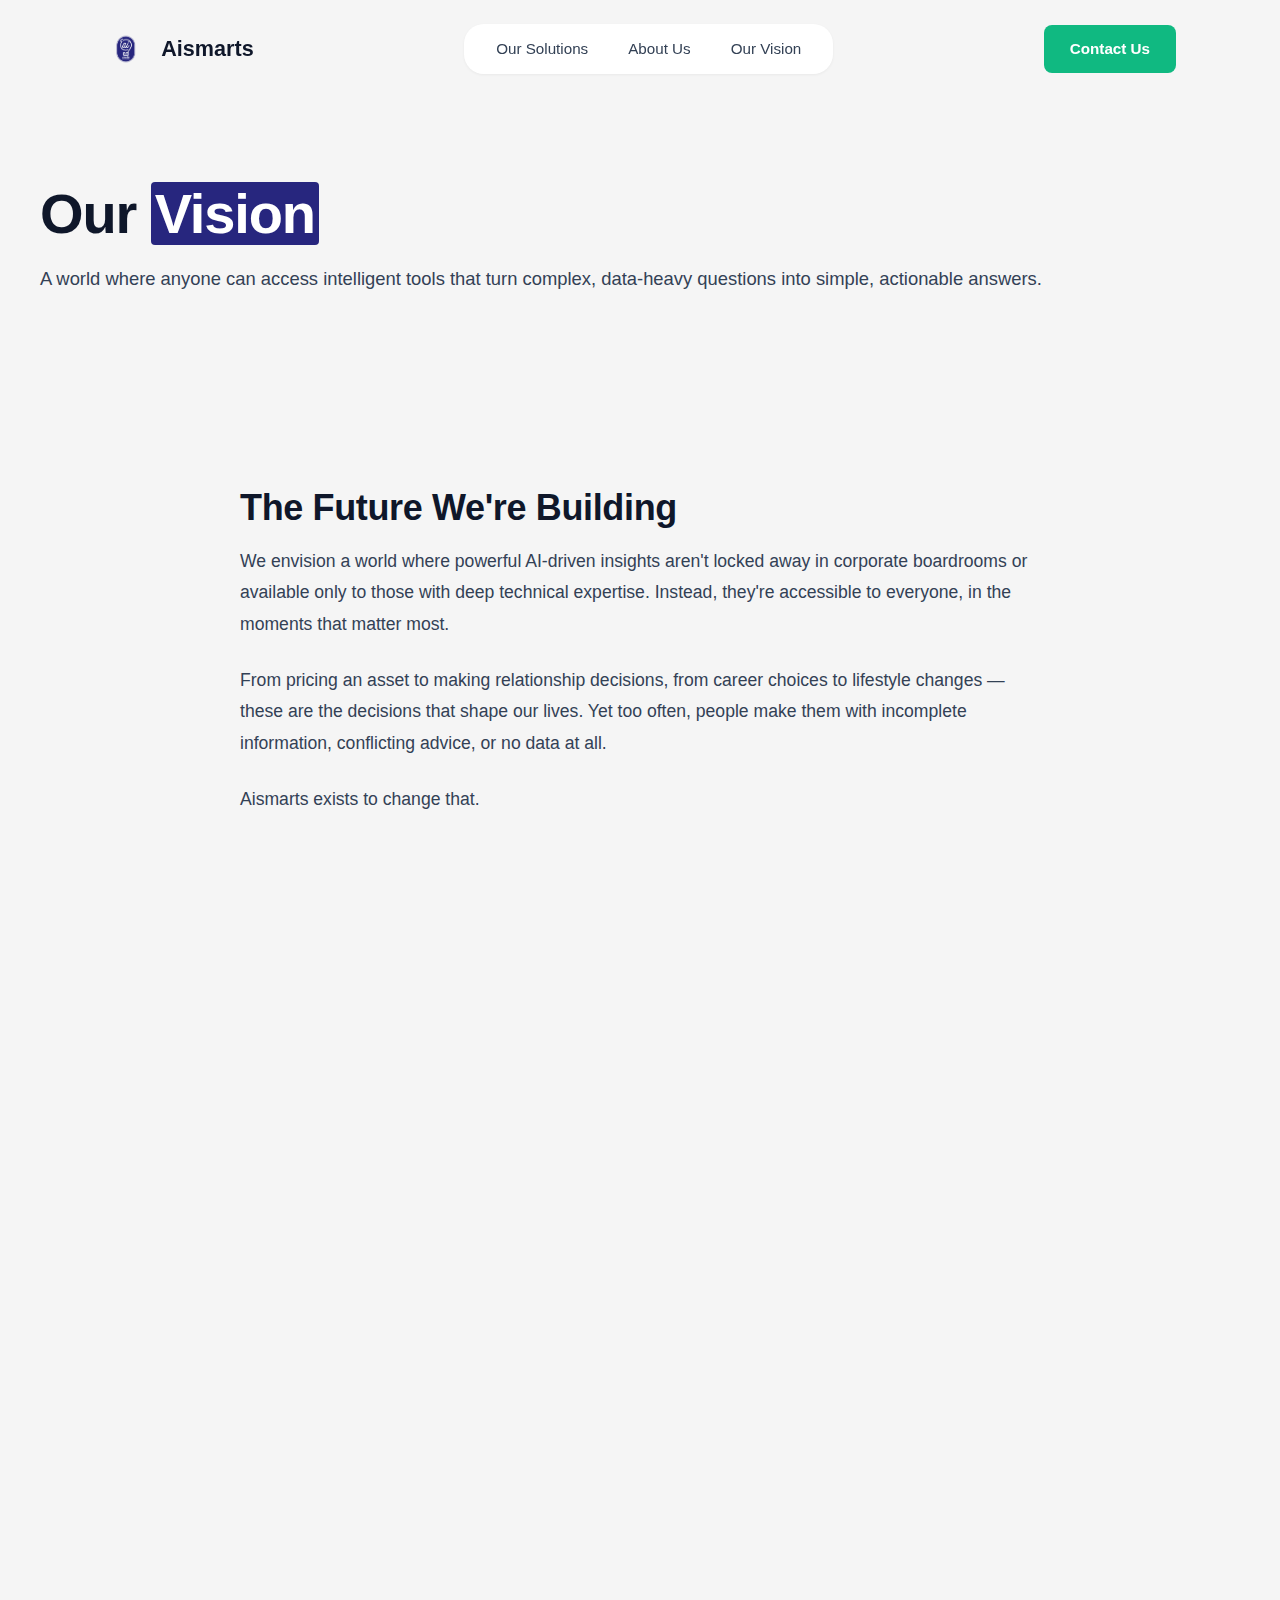
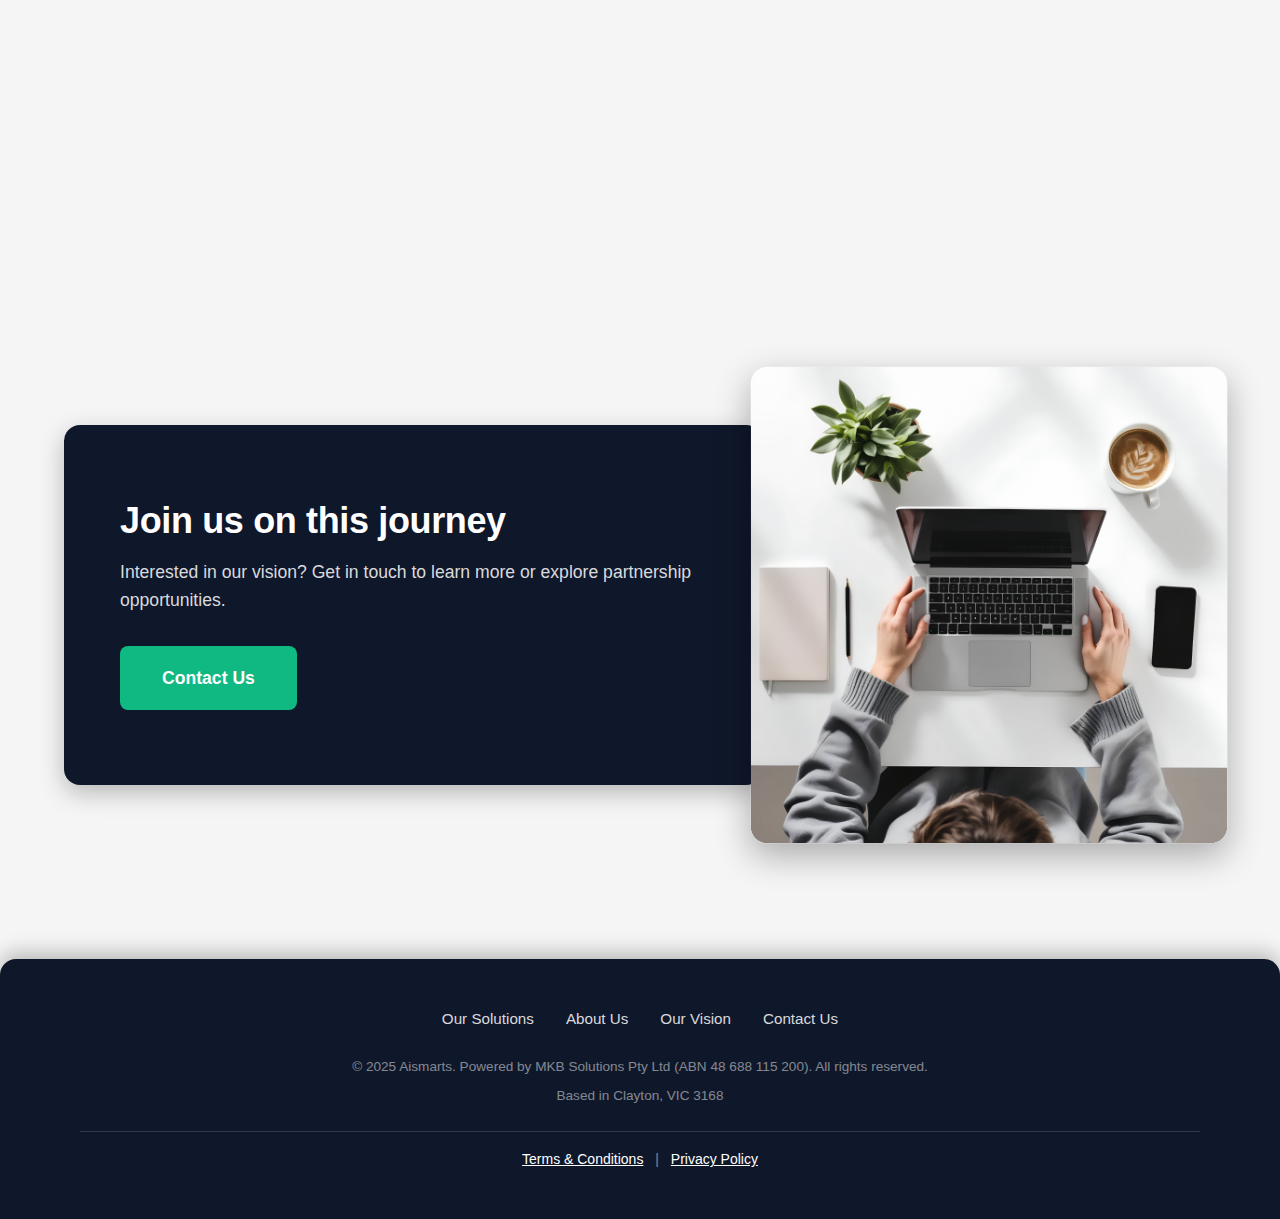
<file: vision.html>
<!DOCTYPE html>
<html lang="en">
<head>
    <meta charset="UTF-8">
    <meta name="viewport" content="width=device-width, initial-scale=1.0">
    <title>Our Vision – Aismarts</title>
    <meta name="description" content="Our vision for the future of AI-powered decision making. Aismarts is building a world where intelligent tools help people make better decisions.">
    <link rel="icon" type="image/png" href="assets/images/logo_aismarts.png">
    <link rel="stylesheet" href="assets/css/styles.css">
</head>
<body>
    <!-- Header / Navigation -->
    <div id="header"></div>

    <!-- Hero Section -->
    <section class="hero hero--small">
        <div class="container">
            <div class="hero-content">
                <h1>Our <span class="highlight">Vision</span></h1>
                <p class="hero-subtitle">A world where anyone can access intelligent tools that turn complex, data-heavy questions into simple, actionable answers.</p>
            </div>
        </div>
    </section>

    <!-- Vision Content Section -->
    <section class="section">
        <div class="container">
            <div class="story-content">
                <h2>The Future We're Building</h2>
                <p>We envision a world where powerful AI-driven insights aren't locked away in corporate boardrooms or available only to those with deep technical expertise. Instead, they're accessible to everyone, in the moments that matter most.</p>
                <p>From pricing an asset to making relationship decisions, from career choices to lifestyle changes — these are the decisions that shape our lives. Yet too often, people make them with incomplete information, conflicting advice, or no data at all.</p>
                <p>Aismarts exists to change that.</p>
            </div>
        </div>
    </section>

    <!-- Vision Cards Section -->
    <section class="section section--alt">
        <div class="container">
            <div class="section-intro">
                <h2>What We Believe</h2>
            </div>
            <div class="approach-grid">
                <div class="approach-item">
                    <h4>AI for Everyone</h4>
                    <p>Decision intelligence shouldn't be a luxury. We build tools that are simple, accessible, and designed for real people — not just data scientists.</p>
                </div>
                <div class="approach-item">
                    <h4>Transparency Over Hype</h4>
                    <p>We're honest about what AI can and cannot do. We don't oversell. We explain our methodology and openly discuss limitations.</p>
                </div>
                <div class="approach-item">
                    <h4>Focused Solutions</h4>
                    <p>Rather than building one platform that does everything poorly, we create specialized tools that solve specific problems exceptionally well.</p>
                </div>
                <div class="approach-item">
                    <h4>Human-Centered AI</h4>
                    <p>AI should support human decisions, not replace them. Our tools augment your judgment with data, never override it.</p>
                </div>
            </div>
        </div>
    </section>

    <!-- Long-term Vision Section -->
    <section class="section">
        <div class="container">
            <div class="vision-content">
                <h2>Where We're Headed</h2>
                <p class="vision-text">PlateWorth is just the beginning. We're building a portfolio of AI decision tools across money, relationships, and lifestyle — each one designed to bring clarity to a specific, complex decision.</p>
                <p class="vision-text">In five years, we want Aismarts to be the name people think of when they face a high-stakes decision and need data-backed guidance. Not a chatbot. Not generic advice. But intelligent, context-aware tools that understand the nuances of real-world problems.</p>
                <p class="vision-text">We're in this for the long haul. Building carefully. Shipping thoughtfully. Always putting the user's best interest first.</p>
            </div>
        </div>
    </section>

    <!-- CTA Section -->
    <section class="cta-band">
        <div class="container">
            <div class="cta-wrapper">
                <div class="cta-content">
                    <h2>Join us on this journey</h2>
                    <p>Interested in our vision? Get in touch to learn more or explore partnership opportunities.</p>
                    <a href="contact.html" class="btn btn-primary btn-large">Contact Us</a>
                </div>
                <div class="cta-image-card">
                    <img src="assets/images/cta/cta.jpg" alt="Analytics Dashboard" class="cta-image">
                </div>
            </div>
        </div>
    </section>


    <!-- Footer -->
    <div id="footer"></div>

</body>
</html>


<script src="assets/js/script.js"></script>
<script>
    async function loadHTML(id, file) {
        const res = await fetch(file);
        document.getElementById(id).innerHTML = await res.text();
    }

    (async () => {
        await Promise.all([
            loadHTML('header', 'components/header.html'),
            loadHTML('footer', 'components/footer.html'),
        ]);

        // now header/footer exist => attach listeners/animations
        if (window.initSiteScripts) {
            window.initSiteScripts();
        }
    })();
</script>
</file>
<file: assets/css/styles.css>
/* ====================================
   CSS CUSTOM PROPERTIES
   ==================================== */
:root {
    --color-dark-navy: #0f172a;
    --color-deep-blue: #27267e;
    --color-green: #10b981;
    --color-light-bg: #f8fafc;
    --color-light-grey: #e2e8f0;
    --color-medium-grey: #94a3b8;
    --color-text: #334155;
    --color-white: #ffffff;
    --color-grey-bg: #f5f5f5;
    --color-dark-grey-bg:#efefef; 

    --font-sans: -apple-system, BlinkMacSystemFont, 'Segoe UI', 'Roboto', 'Helvetica', 'Arial', sans-serif;

    --container-max: 1400px;
    --container-padding: 2.5rem;
    --container-padding-tablet: 2rem;
    --container-padding-mobile: 1.25rem;
    --spacing-xs: 0.5rem;
    --spacing-sm: 1rem;
    --spacing-md: 2rem;
    --spacing-lg: 4rem;
    --spacing-xl: 6rem;

    --radius-sm: 8px;
    --radius-md: 12px;
    --radius-lg: 20px;

    --shadow-sm: 0 1px 3px rgba(0, 0, 0, 0.05);
    --shadow-md: 0 4px 12px rgba(0, 0, 0, 0.08);
    --shadow-lg: 0 8px 24px rgba(0, 0, 0, 0.12);

    --transition: all 0.3s ease;
}

/* ====================================
   GLOBAL STYLES
   ==================================== */
* {
    margin: 0;
    padding: 0;
    box-sizing: border-box;
    
}

html {
    scroll-behavior: smooth;
}

body {
    font-family: var(--font-sans);
    font-size: 16px;
    line-height: 1.6;
    color: var(--color-text);
    background-color: var(--color-grey-bg);
    -webkit-font-smoothing: antialiased;
    -moz-osx-font-smoothing: grayscale;
    overflow-x: hidden;
}

h1, h2, h3, h4, h5, h6 {
    color: var(--color-dark-navy);
    font-weight: 700;
    line-height: 1.2;
    margin-bottom: 1rem;
    overflow-wrap: break-word;
}

h1 {
    font-size: 2.5rem;
    letter-spacing: -0.02em;
}

h2 {
    font-size: 2rem;
    letter-spacing: -0.01em;
}

h3 {
    font-size: 1.5rem;
}

h4 {
    font-size: 1.25rem;
}

p {
    margin-bottom: 1rem;
    overflow-wrap: break-word;
}

a {
    color: var(--color-deep-blue);
    text-decoration: none;
    transition: var(--transition);
}

a:hover {
    color: var(--color-green);
}

ul {
    list-style: none;
}

img {
    max-width: 100%;
    height: auto;
    display: block;
}

/* ====================================
   CONTAINER
   ==================================== */
.container {
    max-width: var(--container-max);
    width: 100%;
    padding: 0 var(--container-padding);
    margin: 0 auto;
}

@media (max-width: 1024px) {
    .container {
        padding: 0 var(--container-padding-tablet);
    }

    .product-stack__container {
        padding: 0 var(--container-padding-tablet);
    }

    .header-wrapper {
        padding: 0 var(--container-padding-tablet);
    }

    .header.scrolled .header-wrapper {
        padding: 0.85rem var(--container-padding-tablet);
    }
}

/* ====================================
   HEADER & NAVIGATION
   ==================================== */
.header {
    padding: 1.5rem;
    position: fixed;
    top: 0;
    left: 0;
    right: 0;
    background-color: transparent;
    z-index: 1000;
    transition: padding 0.3s ease, background-color 0.3s ease, box-shadow 0.3s ease;
}


.header.scrolled {
    padding: 1.5rem;
    background-color: transparent;
    box-shadow: none;
}

.header-wrapper {
    display: flex;
    align-items: center;
    justify-content: space-between;
    gap: 2rem;
    transition: all 0.3s ease;
    max-width: var(--container-max);
    width: 100%;
    margin: 0 auto 2.5rem auto;
    padding: 0 var(--container-padding);
}

.header.scrolled .header-wrapper {
    background-color: var(--color-white);
    border-radius: var(--radius-lg);
    max-width: var(--container-max);
    width: 100%;
    padding: 0.85rem var(--container-padding);
    box-shadow: none;
    gap: 2.5rem;
    margin-bottom: 1.5rem;
}

.logo {
    font-size: 1.5rem;
    font-weight: 700;
    color: var(--color-dark-blue);
    display: flex;
    align-items: center;
    gap: 0.75rem;
    transition: all 0.3s ease;
    flex-shrink: 0;
}

.logo-img {
    height: 28px;
    width: auto;
    display: block;
    transition: all 0.3s ease;
}

.header.scrolled .logo-img {
    height: 24px;
}

.logo-text {
    font-size: 1.25rem;
    font-weight: 700;
    color: var(--color-dark-navy);
    transition: all 0.3s ease;
}

.header.scrolled .logo-text {
    font-size: 1.1rem;
}

.logo:hover {
    opacity: 0.8;
}

.navbar {
    background-color: var(--color-white);
    border-radius: var(--radius-lg);
    padding: 0.75rem 2rem;
    box-shadow: var(--shadow-sm);
    flex: 0 1 auto;
    transition: all 0.3s ease;
}

.header.scrolled .navbar {
    background-color: var(--color-white);
    box-shadow: none;
    padding: 0.75rem 2rem;
    border-radius: var(--radius-lg);
}

.nav-links {
    display: flex;
    align-items: center;
    flex-wrap: nowrap;
    gap: 2.5rem;
    margin: 0;
    padding: 0;
}

.nav-links li a {
    font-size: 0.95rem;
    font-weight: 500;
    color: var(--color-text);
    transition: var(--transition);
}

.nav-links li a:hover,
.nav-links li a.active {
    color: var(--color-deep-blue);
}

.hamburger {
    display: none;
    flex-direction: column;
    background: none;
    border: none;
    cursor: pointer;
    padding: 0.5rem;
}

.hamburger span {
    width: 24px;
    height: 2px;
    background-color: var(--color-dark-navy);
    margin: 3px 0;
    transition: var(--transition);
}

/* ====================================
   BUTTONS
   ==================================== */
.btn {
    display: inline-block;
    padding: 0.75rem 1.5rem;
    border-radius: var(--radius-sm);
    font-size: 0.95rem;
    font-weight: 600;
    text-align: center;
    cursor: pointer;
    transition: var(--transition);
    border: 2px solid transparent;
}

.btn-primary {
    background-color: var(--color-green);
    color: var(--color-white);
}

.btn-primary:hover {
    background-color: #059669;
    color: var(--color-white);
    transform: translateY(-2px);
    box-shadow: var(--shadow-md);
}

.btn-secondary {
    background-color: transparent;
    color: var(--color-deep-blue);
    border: 2px solid var(--color-deep-blue);
}

.btn-secondary:hover {
    background-color: var(--color-deep-blue);
    color: var(--color-white);
    transform: translateY(-2px);
}

.btn-large {
    padding: 1rem 2.5rem;
    font-size: 1.1rem;
}

.btn-nav {
    padding: 0.6rem 1.2rem;
    font-size: 0.9rem;
}

.btn-contact {
    padding: 0.6rem 1.5rem;
    font-size: 0.95rem;
    flex-shrink: 0;
    white-space: nowrap;
    transition: all 0.3s ease;
}

.header.scrolled .btn-contact {
    padding: 0.5rem 1.2rem;
    font-size: 0.9rem;
}

.btn-email {
    font-size: 1rem;
}

/* ====================================
   HERO SECTION
   ==================================== */
.hero {
    padding: var(--spacing-xl) 0;
    margin-top: 100px;
}

.hero--small {
    padding: var(--spacing-lg) 0;
}

.hero-layout {
    display: grid;
    grid-template-columns: minmax(0, 1.1fr) minmax(0, 1.2fr);
    gap: 4rem;
    align-items: center;
    padding: 0 1.5rem;
}

.hero-copy {
    max-width: 600px;
}

.hero-copy h1 {
    font-size: 3rem;
    margin-bottom: 1.5rem;
}

.hero-subtitle {
    font-size: 1.15rem;
    line-height: 1.7;
    color: var(--color-text);
    margin-bottom: 2rem;
}

.underline {
    border-bottom: 5px solid var(--color-green);
    padding-bottom: 1px;
}

.hero-buttons {
    display: flex;
    gap: 1rem;
    flex-wrap: wrap;
}

.highlight {
    background: var(--color-deep-blue);
    padding: 0 4px;
    border-radius: 4px;
    color: #ffffff;
}

.hero-animations {
    display: grid;
    grid-template-columns: 1fr;
    gap: 1.5rem;
    width: 100%;
}

.hero-card {
    width: 100%;
    max-width: 100%;
    overflow: hidden;
}

/* Big primary card - main focal point */
.hero-card--primary {
    grid-column: 1;
    animation: heroFloatPrimary 7s ease-in-out infinite alternate;
}

/* Secondary mini cards - underneath main card */
.hero-card--secondary {
    animation: heroFloatSecondary 6s ease-in-out infinite alternate;
    position: relative;
}

.hero-card--top-right {
    grid-column: 1;
    animation-delay: 0.8s;
    top: -20px;
}

.hero-card--bottom-right {
    grid-column: 1;
    animation-delay: 1.6s;
    top: 20px;
}

/* Gentle float animations */
@keyframes heroFloatPrimary {
    0% {
        transform: translateY(0);
    }
    100% {
        transform: translateY(-10px);
    }
}

@keyframes heroFloatSecondary {
    0% {
        transform: translateY(0);
    }
    100% {
        transform: translateY(-12px);
    }
}

/* Desktop layout - PlateWorth on top, mini cards underneath */
@media (min-width: 700px) {
    .hero-animations {
        grid-template-columns: 1fr 1fr;
        gap: 1.5rem;
    }

    .hero-card--primary {
        grid-column: 1 / -1;
        max-width: 100%;
    }

    .hero-card--top-right {
        grid-column: 1;
        top: -30px;
    }

    .hero-card--bottom-right {
        grid-column: 2;
        top: 30px;
    }
}

/* Tablet: tighten hero stack so cards stay tidy when nav collapses */
@media (max-width: 910px) {
    .hero-layout {
        grid-template-columns: 1fr;
        gap: 2rem;
    }

    .hero-animations {
        grid-template-columns: 1fr;
        max-width: 520px;
        margin: 0 auto;
        gap: 1.25rem;
    }

    .hero-card {
        max-width: 100%;
        margin: 0 auto;
    }

    .hero-card--primary,
    .hero-card--secondary {
        top: 0;
    }

    .hero-card--secondary .mini-card {
        padding: 1rem;
    }
}

/* ====================================
   MINI CARDS
   ==================================== */

.mini-card {
    background: var(--color-white);
    border-radius: 1rem;
    padding: 1.15rem 1.25rem;
    box-shadow: 0 18px 40px rgba(15, 23, 42, 0.16);
    font-size: 0.85rem;
    border: 1px solid var(--color-light-grey);
}

.mini-card-header {
    display: flex;
    justify-content: space-between;
    align-items: center;
    margin-bottom: 0.7rem;
}

.mini-chip {
    font-size: 0.65rem;
    text-transform: uppercase;
    letter-spacing: 0.08em;
    font-weight: 700;
    padding: 0.25rem 0.65rem;
    border-radius: 999px;
    background: var(--color-deep-blue);
    color: var(--color-white);
}

/* Relationships Card */
.mini-card--relationships .mini-chip {
    background: var(--color-deep-blue);
}

.mini-score {
    font-weight: 700;
    font-size: 1.05rem;
    color: var(--color-green);
    transition: all 0.45s cubic-bezier(0.4, 0.0, 0.2, 1);
}

.mini-bar {
    width: 100%;
    height: 6px;
    border-radius: 999px;
    background: var(--color-light-grey);
    overflow: hidden;
    margin-bottom: 0.75rem;
}

.mini-bar-fill {
    height: 100%;
    width: 60%;
    border-radius: 999px;
    background: linear-gradient(90deg, var(--color-green), #34d399);
    transition: width 0.7s cubic-bezier(0.4, 0.0, 0.2, 1);
}

.mini-chat {
    min-height: 38px;
    display: flex;
    align-items: center;
}

.chat-bubble {
    display: inline-block;
    max-width: 100%;
    padding: 0.45rem 0.75rem;
    border-radius: 0.85rem;
    background: var(--color-light-bg);
    color: var(--color-text);
    font-size: 0.75rem;
    line-height: 1.45;
    opacity: 0;
    transform: translateY(5px);
    transition: opacity 0.4s ease, transform 0.4s cubic-bezier(0.4, 0.0, 0.2, 1);
}

.chat-bubble.visible {
    opacity: 1;
    transform: translateY(0);
}

/* Journal Card */
.mini-card--journal .mini-chip {
    background: var(--color-green);
}

.mini-mood {
    font-weight: 600;
    color: var(--color-deep-blue);
    font-size: 0.8rem;
    transition: all 0.35s ease;
}

.mini-timeline {
    display: flex;
    gap: 0.5rem;
    margin: 0.5rem 0 0.7rem;
}

.dot {
    width: 8px;
    height: 8px;
    border-radius: 999px;
    background: var(--color-light-grey);
    transition: background 0.35s ease, transform 0.35s cubic-bezier(0.34, 1.56, 0.64, 1);
}

.dot.is-active {
    background: var(--color-deep-blue);
    transform: scale(1.35);
}

.mini-note {
    font-size: 0.75rem;
    line-height: 1.5;
    color: var(--color-medium-grey);
    transition: opacity 0.35s ease;
}

.product-logo {
    margin-bottom: 2rem;
}

.plateworth-logo {
    height: 60px;
    width: auto;
    display: block;
}

/* ====================================
   VALUATION CARD
   ==================================== */
.valuation-card {
    background: linear-gradient(135deg, var(--color-white) 0%, #fefefe 100%);
    border-radius: var(--radius-lg);
    padding: 2rem;
    box-shadow: var(--shadow-lg);
    border: 1px solid var(--color-light-grey);
    animation: slideInUp 0.8s ease-out;
    max-height: 100%;
    width: 100%;
    max-width: 100%;
}

/* PlateWorth Branding */
.valuation-brand {
    display: flex;
    align-items: center;
    gap: 0.75rem;
    margin-bottom: 1.25rem;
    padding-bottom: 1rem;
    border-bottom: 2px solid var(--color-light-grey);
}

.plateworth-logo-hero {
    height: 20px;
    width: auto;
}

.plateworth-name {
    font-size: 1.25rem;
    font-weight: 700;
    color: var(--color-deep-blue);
    letter-spacing: -0.02em;
}

/* Hero version of valuation card - horizontal rectangle format */
.valuation-card--hero {
    max-width: 100%;
    display: grid;
    grid-template-columns: auto 1fr 1.2fr;
    grid-template-rows: auto auto auto;
    gap: 1rem 2rem;
    align-items: start;
}

.valuation-card--hero .valuation-brand {
    grid-column: 1;
    grid-row: 1;
    margin-bottom: 0;
    padding-bottom: 0;
    border-bottom: none;
    flex-direction: column;
    gap: 0.5rem;
    align-items: flex-start;
}

.valuation-card--hero .valuation-header {
    grid-column: 1;
    grid-row: 2;
    flex-direction: column;
    gap: 0.5rem;
    margin-bottom: 0;
}

.valuation-card--hero .valuation-divider {
    display: none;
}

.valuation-card--hero .valuation-values {
    grid-column: 2;
    grid-row: 1 / 3;
    margin-bottom: 0;
    align-self: center;
}

.valuation-card--hero .valuation-graph {
    grid-column: 3;
    grid-row: 1 / 3;
    margin-bottom: 0;
    width: 100%;
    align-self: center;
    display: flex;
    align-items: center;
    justify-content: center;
}

.valuation-card--hero .valuation-graph svg {
    max-height: 100px;
    width: 100%;
}

.valuation-card--hero .valuation-footer {
    grid-column: 1 / -1;
    grid-row: 3;
    padding-top: 1rem;
    margin-top: 0.5rem;
    border-top: 1px solid var(--color-light-grey);
}

.valuation-card--large {
    padding: 2.5rem;
    max-width: 600px;
    margin: 2rem auto;
}

.valuation-header {
    display: flex;
    align-items: center;
    gap: 0.5rem;
    margin-bottom: 1rem;
}

.plate-state {
    background-color: var(--color-deep-blue);
    color: var(--color-white);
    padding: 0.4rem 0.8rem;
    border-radius: var(--radius-sm);
    font-size: 0.85rem;
    font-weight: 700;
    letter-spacing: 0.5px;
    animation: fadeInLeft 0.6s ease-out 0.3s both;
    transition: transform 0.1s cubic-bezier(0.34, 1.56, 0.64, 1);
    display: inline-block;
    transform-origin: center;
    min-width: 3.5rem;
    text-align: center;
}

.plate-number {
    background: var(--color-light-bg);
    color: var(--color-dark-navy);
    padding: 0.4rem 1rem;
    border-radius: var(--radius-sm);
    font-size: 1rem;
    font-weight: 600;
    letter-spacing: 1px;
    animation: fadeInRight 0.6s ease-out 0.4s both;
    transition: transform 0.1s cubic-bezier(0.34, 1.56, 0.64, 1);
    display: inline-block;
    transform-origin: center;
    min-width: 5rem;
    text-align: center;
}

/* Divider */
.valuation-divider {
    height: 1px;
    background: var(--color-light-grey);
    margin-bottom: 1.25rem;
}

.valuation-values {
    display: grid;
    grid-template-columns: repeat(auto-fit, minmax(160px, 1fr));
    gap: 1rem;
    margin-bottom: 1.25rem;
}

.value-item {
    display: flex;
    flex-direction: column;
    align-items: center;
    flex: 1;
    animation: fadeInUp 0.6s ease-out both;
}

.value-item:nth-child(1) {
    animation-delay: 0.5s;
}

.value-item:nth-child(2) {
    animation-delay: 0.6s;
}

.value-item:nth-child(3) {
    animation-delay: 0.7s;
}

.value-item--primary {
    transform: scale(1.08);
}

.value-label {
    display: block;
    font-size: 0.7rem;
    font-weight: 600;
    color: var(--color-medium-grey);
    text-transform: uppercase;
    letter-spacing: 0.5px;
    margin-bottom: 0.4rem;
}

.value-amount {
    font-size: 1.25rem;
    font-weight: 700;
    color: var(--color-dark-navy);
    transition: color 0.3s ease;
    font-variant-numeric: tabular-nums;
}

.value-item--primary .value-amount {
    font-size: 1.5rem;
    color: var(--color-green);
}

.value-desc {
    display: block;
    font-size: 0.75rem;
    color: var(--color-medium-grey);
}

/* Graph */
.valuation-graph {
    margin-bottom: 1.25rem;
    overflow: visible;
    border-radius: 8px;
}

.valuation-graph svg {
    display: block;
    width: 100%;
    height: auto;
}

.graph-line {
    fill: none;
    stroke: var(--color-green);
    stroke-width: 2.5;
    stroke-linecap: round;
    stroke-linejoin: round;
    transition: points 0.8s cubic-bezier(0.4, 0.0, 0.2, 1);
}

.graph-fill {
    transition: points 0.8s cubic-bezier(0.4, 0.0, 0.2, 1);
}

.graph-point {
    fill: var(--color-white);
    stroke: var(--color-green);
    stroke-width: 2;
    transition: cy 0.8s cubic-bezier(0.4, 0.0, 0.2, 1);
}

.graph-point-avg {
    fill: var(--color-green);
}

.valuation-footer {
    display: flex;
    justify-content: center;
    align-items: center;
    padding-top: 1rem;
    border-top: 1px solid var(--color-light-grey);
}

.ai-badge {
    display: inline-flex;
    align-items: center;
    gap: 6px;
    font-size: 0.625rem;
    font-weight: 600;
    color: var(--color-medium-grey);
    text-transform: uppercase;
    letter-spacing: 0.8px;
    padding: 6px 12px;
    background: var(--color-light-bg);
    border-radius: 20px;
}

.ai-badge::before {
    content: "✨";
    font-size: 12px;
}

.valuation-date {
    font-size: 0.85rem;
    color: var(--color-medium-grey);
}

@media (max-width: 1024px) {
    .valuation-values {
        grid-template-columns: repeat(2, 1fr);
    }
}

/* Accessibility: Reduced Motion */
@media (prefers-reduced-motion: reduce) {
    .value-amount,
    .graph-line,
    .graph-fill,
    .graph-point {
        transition: none !important;
    }

    /* Disable hero card animations */
    .hero-card--primary,
    .hero-card--secondary {
        animation: none !important;
    }

    .chat-bubble,
    .mini-score,
    .mini-bar-fill,
    .mini-mood,
    .dot,
    .mini-note {
        transition: none !important;
    }
}

/* ====================================
   SECTIONS
   ==================================== */
.section {
    padding: var(--spacing-lg) 1.5rem;
}

.section--alt {
    background-color: var(--color-white);
}

.section-intro {
    text-align: center;
    max-width: 800px;
    margin: 0 auto 3rem;
}

.section-intro h2 {
    margin-bottom: 1rem;
}

.section-intro p {
    font-size: 1.1rem;
    color: var(--color-text);
}

.section-title {
    text-align: center;
    margin-bottom: 3rem;
}

/* ====================================
   CARDS
   ==================================== */
.card {
    background-color: var(--color-white);
    border-radius: var(--radius-md);
    padding: 2rem;
    box-shadow: var(--shadow-sm);
    transition: var(--transition);
    border: 1px solid var(--color-light-grey);
}

.card:hover {
    box-shadow: var(--shadow-md);
    transform: translateY(-4px);
}

/* Feature Cards */
.feature-grid {
    display: grid;
    grid-template-columns: 1fr;
    gap: 2rem;
}

.feature-card {
    text-align: center;
}

.feature-icon {
    font-size: 3rem;
    margin-bottom: 1rem;
}

/* What We Do Section - Central Image with Bubbles */
.what-we-do-section {
    padding: 2rem 0 2.5rem;
    background: linear-gradient(135deg, #f8fafc 0%, #e2e8f0 100%);
}

.what-we-do-section .section-intro {
    margin-bottom: 0.25rem;
}

.what-we-do-section .section-intro p {
    margin-bottom: 0;
}

.what-we-do-container {
    position: relative;
    min-height: 550px;
    display: flex;
    align-items: center;
    justify-content: center;
    margin-top: 0;
    padding: 0.5rem;
}

.central-image {
    position: relative;
    width: 420px;
    height: 420px;
    border-radius: 12px;
    overflow: hidden;
    z-index: 2;
    animation: float 6s ease-in-out infinite;
}

.central-image img {
    width: 100%;
    height: 100%;
    object-fit: cover;
}

@keyframes float {
    0%, 100% {
        transform: translateY(0px);
    }
    50% {
        transform: translateY(-10px);
    }
}

.info-bubble {
    position: absolute;
    background: var(--color-white);
    border-radius: 50%;
    width: 260px;
    height: 260px;
    display: flex;
    flex-direction: column;
    align-items: center;
    justify-content: center;
    padding: 2rem;
    text-align: center;
    box-shadow: 0 10px 40px rgba(0, 0, 0, 0.1);
    transition: all 0.4s ease;
    z-index: 1;
}

.info-bubble:hover {
    transform: scale(1.08) translateY(-8px);
    box-shadow: 0 20px 60px rgba(0, 0, 0, 0.18);
    z-index: 3;
}

.bubble-icon {
    width: 80px;
    height: 80px;
    margin-bottom: 1rem;
    display: flex;
    align-items: center;
    justify-content: center;
}

.bubble-icon svg {
    width: 100%;
    height: 100%;
}

.info-bubble h3 {
    font-size: 1.25rem;
    margin-bottom: 0.6rem;
    color: var(--color-dark-navy);
}

.info-bubble p {
    font-size: 0.9rem;
    color: var(--color-text);
    line-height: 1.5;
    margin: 0;
}

/* Bubble Positioning - Desktop */
.bubble-1 {
    top: 20px;
    right: 20px;
    background: var(--color-white);
    animation: bubbleFloat1 7s ease-in-out infinite;
}

.bubble-2 {
    bottom: 20px;
    left: 20px;
    background: var(--color-white);
    animation: bubbleFloat2 8s ease-in-out infinite;
}

.bubble-3 {
    bottom: 20px;
    right: 20px;
    background: var(--color-white);
    animation: bubbleFloat3 9s ease-in-out infinite;
}

.bubble-4 {
    top: 20px;
    left: 20px;
    background: var(--color-white);
    animation: bubbleFloat4 6.5s ease-in-out infinite;
}

@keyframes bubbleFloat1 {
    0%, 100% {
        transform: translate(0, 0);
    }
    50% {
        transform: translate(-10px, 10px);
    }
}

@keyframes bubbleFloat2 {
    0%, 100% {
        transform: translate(0, 0);
    }
    50% {
        transform: translate(10px, -10px);
    }
}

@keyframes bubbleFloat3 {
    0%, 100% {
        transform: translate(0, 0);
    }
    50% {
        transform: translate(-10px, -10px);
    }
}

@keyframes bubbleFloat4 {
    0%, 100% {
        transform: translate(0, 0);
    }
    50% {
        transform: translate(10px, 10px);
    }
}

/* Solutions Grid - All cards visible */
.solutions-grid {
    display: grid;
    grid-template-columns: 1fr;
    gap: 2rem;
    margin: 0 auto;
}

.solution-card {
    position: relative;
    min-height: 320px;
    display: flex;
    flex-direction: column;
    padding: 4rem 2rem 2rem;
}

.solution-card--plateworth {
    background: var(--color-white);
    box-shadow: 0 12px 40px rgba(15, 23, 42, 0.15), 0 0 0 2px var(--color-green);
}

.solution-card--future {
    background: var(--color-dark-grey-bg);
}

@media (min-width: 768px) {
    .solutions-grid {
        grid-template-columns: repeat(3, 1fr);
        gap: 2rem;
        max-width: 1400px;
    }
}

/* Product Cards */
.product-grid {
    display: grid;
    grid-template-columns: 1fr;
    gap: 2rem;
}

.product-card {
    position: relative;
}

.product-badge {
    position: absolute;
    top: 0.75rem;
    right: 0.75rem;
    background-color: var(--color-green);
    color: var(--color-white);
    padding: 0.4rem 0.8rem;
    border-radius: var(--radius-sm);
    font-size: 0.75rem;
    font-weight: 600;
    text-transform: uppercase;
}

.product-badge--future {
    background-color: var(--color-deep-blue);
}

.product-subtitle {
    color: var(--color-deep-blue);
    font-weight: 600;
    margin-bottom: 1rem;
}

/* Apple-Style Horizontal Scroll */
.products-scroll-wrapper {
    width: 100%;
    overflow: hidden;
    position: relative;
}

.products-scroll-container {
    display: flex !important;
    flex-direction: row !important;
    flex-wrap: nowrap !important;
    gap: 1.5rem;
    overflow-x: auto;
    overflow-y: hidden;
    scroll-behavior: smooth;
    scroll-snap-type: x mandatory;
    -webkit-overflow-scrolling: touch;
    /* Center first card: padding-left centers it, padding-right shows peek */
    padding-left: calc((100vw - 500px) / 2);
    padding-right: calc((100vw - 500px) / 2);
    padding-bottom: 1.5rem;
    padding-top: 0.5rem;
    scrollbar-width: none; /* Firefox */
    -ms-overflow-style: none; /* IE/Edge */
}

.products-scroll-container::-webkit-scrollbar {
    display: none; /* Chrome/Safari */
}

.product-scroll-card {
    min-width: 500px !important;
    max-width: 500px !important;
    width: 500px;
    flex-shrink: 0 !important;
    flex-grow: 0;
    scroll-snap-align: center;
    transition: transform 0.3s ease, box-shadow 0.3s ease, opacity 0.3s ease;
    display: block;
}

.product-scroll-card:hover {
    transform: translateY(-4px);
    box-shadow: 0 12px 24px rgba(0, 0, 0, 0.12);
}

/* Responsive adjustments for horizontal scroll */
@media (max-width: 1200px) {
    .products-scroll-container {
        padding-left: calc((100vw - 450px) / 2);
        padding-right: calc((100vw - 450px) / 2);
    }

    .product-scroll-card {
        min-width: 450px;
        max-width: 450px;
    }
}

@media (max-width: 768px) {
    .products-scroll-container {
        padding-left: 2rem;
        padding-right: 2rem;
        gap: 1.5rem;
    }

    .product-scroll-card {
        min-width: calc(100vw - 6rem);
        max-width: calc(100vw - 6rem);
        scroll-snap-align: start;
    }
}

@media (max-width: 480px) {
    .products-scroll-container {
        padding-left: 1.5rem;
        padding-right: 1.5rem;
        gap: 1rem;
    }

    .product-scroll-card {
        min-width: calc(100vw - 4rem);
        max-width: calc(100vw - 4rem);
    }
}

.product-features {
    display: flex;
    gap: 0.5rem;
    flex-wrap: wrap;
    margin: 1.5rem 0;
}

.feature-tag {
    background-color: var(--color-light-bg);
    color: var(--color-deep-blue);
    padding: 0.3rem 0.8rem;
    border-radius: var(--radius-sm);
    font-size: 0.85rem;
    font-weight: 500;
}

/* Future Cards */
.future-grid {
    display: grid;
    grid-template-columns: 1fr;
    gap: 2rem;
}

.future-card {
    text-align: center;
}

.future-icon {
    font-size: 3rem;
    margin-bottom: 1rem;
}

/* Benefit Cards */
.benefits-grid {
    display: grid;
    grid-template-columns: 1fr;
    gap: 2rem;
}

.benefit-number {
    width: 50px;
    height: 50px;
    background-color: var(--color-deep-blue);
    color: var(--color-white);
    border-radius: 50%;
    display: flex;
    align-items: center;
    justify-content: center;
    font-weight: 700;
    font-size: 1.125rem;
    margin-bottom: 1.5rem;
}

.benefit-card ul {
    list-style: disc;
    list-style-position: inside;
    color: var(--color-text);
}

.benefit-card ul li {
    margin-bottom: 0.5rem;
}

/* Founder Cards */
.founders-grid {
    display: grid;
    grid-template-columns: 1fr;
    gap: 2rem;
}

.founder-card {
    text-align: center;
}

.founder-avatar {
    margin-bottom: 1.5rem;
}

.avatar-placeholder {
    width: 100px;
    height: 100px;
    background: linear-gradient(135deg, var(--color-deep-blue), var(--color-green));
    color: var(--color-white);
    border-radius: 50%;
    display: flex;
    align-items: center;
    justify-content: center;
    font-size: 2.5rem;
    font-weight: 700;
    margin: 0 auto;
}

.founder-role {
    color: var(--color-deep-blue);
    font-weight: 600;
    margin-bottom: 1rem;
}

/* Work Cards */
.how-it-works {
    display: grid;
    grid-template-columns: 1fr;
    gap: 2rem;
}

.work-card {
    position: relative;
    padding-left: 4rem;
}

.work-number {
    position: absolute;
    left: 1.5rem;
    top: 1.5rem;
    width: 40px;
    height: 40px;
    background-color: var(--color-green);
    color: var(--color-white);
    border-radius: 50%;
    display: flex;
    align-items: center;
    justify-content: center;
    font-size: 1.2rem;
    font-weight: 700;
}

/* ====================================
   METHODOLOGY STEPS
   ==================================== */
.methodology-steps {
    display: grid;
    grid-template-columns: 1fr;
    gap: 2rem;
}

.step-card {
    background-color: var(--color-white);
    border-radius: var(--radius-md);
    padding: 2rem;
    box-shadow: var(--shadow-sm);
    border-left: 4px solid var(--color-green);
}

.step-number {
    font-size: 2.5rem;
    font-weight: 700;
    color: var(--color-green);
    margin-bottom: 1rem;
    opacity: 0.3;
}




/* ====================================
   PLATEWORTH PREVIEW
   ==================================== */
.plateworth-preview {
    display: grid;
    grid-template-columns: 1fr;
    gap: var(--spacing-md);
    align-items: center;
}

.plateworth-text h2 {
    margin-bottom: 1.5rem;
}

.plateworth-text p {
    font-size: 1.05rem;
    margin-bottom: 2rem;
}

/* ====================================
   EXAMPLE SECTION
   ==================================== */
.example-section {
    text-align: center;
}

.example-subtitle {
    font-size: 1.1rem;
    color: var(--color-text);
    margin-bottom: 2rem;
}

/* ====================================
   MISSION & VISION
   ==================================== */
.mission-vision {
    display: grid;
    grid-template-columns: 1fr;
    gap: 2rem;
}

.mission-card {
    background: linear-gradient(135deg, var(--color-deep-blue), #1e1b5e);
    color: var(--color-white);
    padding: 3rem;
}

.mission-card h3 {
    color: var(--color-white);
    margin-bottom: 1rem;
}

.mission-card p {
    color: rgba(255, 255, 255, 0.9);
    font-size: 1.1rem;
    line-height: 1.7;
}

/* ====================================
   TRANSPARENCY CARD
   ==================================== */
.transparency-card {
    background-color: var(--color-light-bg);
    border-radius: var(--radius-md);
    padding: 2.5rem;
    border-left: 4px solid var(--color-deep-blue);
    max-width: 800px;
    margin: 0 auto;
}

.transparency-card h3 {
    margin-bottom: 1rem;
}

.transparency-card p {
    font-size: 1.05rem;
    line-height: 1.7;
}

/* ====================================
   STORY & APPROACH CONTENT
   ==================================== */
.story-content,
.approach-content,
.vision-content {
    max-width: 800px;
    margin: 0 auto;
}

.story-content p,
.vision-text {
    font-size: 1.1rem;
    line-height: 1.8;
    margin-bottom: 1.5rem;
}

.approach-grid {
    display: grid;
    grid-template-columns: 1fr;
    gap: 2rem;
    margin-top: 2rem;
}

.approach-item h4 {
    color: var(--color-deep-blue);
    margin-bottom: 0.5rem;
}

.approach-item p {
    color: var(--color-text);
}

/* ====================================
   CONTACT PAGE
   ==================================== */
.contact-content {
    max-width: 800px;
    margin: 0 auto;
}

.contact-main {
    text-align: center;
    margin-bottom: 4rem;
}

.contact-location {
    margin-top: 2rem;
    font-size: 1.1rem;
    color: var(--color-medium-grey);
}

.contact-reasons {
    background-color: var(--color-white);
    border-radius: var(--radius-md);
    padding: 2.5rem;
    box-shadow: var(--shadow-sm);
}

.contact-reasons h3 {
    margin-bottom: 1.5rem;
}

.reasons-list {
    list-style: none;
}

.reasons-list li {
    display: flex;
    gap: 1.5rem;
    padding: 1.5rem 0;
    border-bottom: 1px solid var(--color-light-grey);
}

.reasons-list li:last-child {
    border-bottom: none;
}

.reason-icon {
    font-size: 2rem;
    flex-shrink: 0;
}

.reasons-list strong {
    display: block;
    color: var(--color-dark-navy);
    margin-bottom: 0.25rem;
}

.reasons-list p {
    color: var(--color-medium-grey);
    margin: 0;
}

.info-card {
    background-color: var(--color-light-bg);
    border-radius: var(--radius-md);
    padding: 2.5rem;
    max-width: 700px;
    margin: 0 auto;
    text-align: center;
}

.info-card h3 {
    margin-bottom: 1rem;
}

.info-card p {
    font-size: 1.05rem;
    line-height: 1.7;
}

/* ====================================
   CTA BAND
   ==================================== */
.cta-band {
    padding: 4rem 0;
    position: relative;
}

.cta-wrapper {
    display: grid;
    grid-template-columns: 1fr;
    gap: 2rem;
    align-items: center;
    position: relative;
    padding: 0 1.5rem;
}

.cta-content {
    background-color: var(--color-dark-navy);
    padding: 4rem 3rem;
    border-radius: 1rem;
    box-shadow: 0 8px 24px rgba(0, 0, 0, 0.25);
    position: relative;
    z-index: 1;
    min-height: 40vh;

    display: flex;
    flex-direction: column;
    justify-content: center;
    
}

.cta-content a {
    align-self: flex-start; /* keeps button normal size */
}

.cta-content h2 {
    color: var(--color-white);
    margin-bottom: 1rem;
    font-size: 2.25rem;
}



.cta-content p {
    color: rgba(255, 255, 255, 0.85);
    font-size: 1.1rem;
    margin-bottom: 2rem;
    line-height: 1.6;
}



/* Desktop layout with overlapping image */
@media (min-width: 992px) {
    .cta-wrapper {
        grid-template-columns: 2fr 1.3fr;
        gap: 0;
    }

    .cta-content {
        padding: 4rem 3.5rem;
        margin-right: 0;
    }

    .cta-image-card {
        display: block;
        position: relative;
        z-index: 1;
        border-radius: 1rem;
        overflow: hidden;
        box-shadow: 0 12px 32px rgba(0, 0, 0, 0.3);
        transform: scale(1.05);
        max-width: 100%;
        max-height: auto;
        justify-self: end;
    }

    .cta-image {
        width: 100%;
        height: auto;
        display: block;
        border-radius: 1rem;
    }
}
/* === STACKED PRODUCT SECTION === */

.product-stack {
  position: relative;
  background: var(--color-light-bg);
  padding: 4rem 0;
}

.product-stack__container {
  max-width: var(--container-max);
  width: 100%;
  padding: 0 var(--container-padding);
  margin: 0 auto;
  display: flex;
  flex-direction: column;
}

/* Container that holds all overlapping cards */
.product-stack__cards {
  position: relative;
  width: 100%;
  min-height: 500px;
  max-height: 700px;
  height: 600px;
  margin: 2rem 0;
}

/* Navigation buttons */
.product-stack__nav {
  position: absolute;
  right: -80px;
  top: 50%;
  transform: translateY(-50%);
  z-index: 100;
  display: flex;
  flex-direction: column;
  gap: 1rem;
}

@media (max-width: 1400px) {
  .product-stack__nav {
    right: 1rem;
  }
}

.stack-nav-btn {
  width: 50px;
  height: 50px;
  border-radius: 50%;
  background: var(--color-white);
  border: 2px solid var(--color-deep-blue);
  color: var(--color-deep-blue);
  cursor: pointer;
  display: flex;
  align-items: center;
  justify-content: center;
  transition: all 0.3s ease;
  box-shadow: 0 4px 12px rgba(0, 0, 0, 0.1);
}

.stack-nav-btn:hover:not(:disabled) {
  background: var(--color-deep-blue);
  color: var(--color-white);
  transform: scale(1.1);
  box-shadow: 0 6px 16px rgba(39, 38, 126, 0.3);
}

.stack-nav-btn:disabled {
  opacity: 0.3;
  cursor: not-allowed;
  border-color: var(--color-medium-grey);
  color: var(--color-medium-grey);
}

.stack-nav-btn svg {
  width: 24px;
  height: 24px;
}

/* Base product card style */
.product-card {
  position: absolute;
  top: 0;
  left: 0;
  right: 0;
  bottom: 0;
  background: var(--color-dark-grey-bg);
  border-radius: 1.5rem;
  box-shadow: 0 20px 60px rgba(15, 23, 42, 0.18);
  padding: 3rem 4rem;
  transform-origin: top left;
  opacity: 0;
  transform: translateY(40px) scale(0.96);
  transition:
    transform 0.45s ease,
    opacity 0.45s ease,
    box-shadow 0.45s ease;
  display: flex;
  align-items: center;
  justify-content: center;
  overflow: hidden;
}

/* Different background colors for each product card */
.product-card[data-color="plateworth"] {
  background: var(--color-white);
  box-shadow: 0 20px 60px rgba(15, 23, 42, 0.22), 0 0 0 2px var(--color-green);
}

.product-card[data-color="plateworth"].is-active {
  box-shadow: 0 24px 70px rgba(15, 23, 42, 0.25), 0 0 0 3px var(--color-green);
}

.product-card[data-color="money"] {
  background: var(--color-dark-grey-bg);
}
.product-card[data-color="relationships"] {
  background: var(--color-dark-grey-bg);
}

.product-card[data-color="lifestyle"] {
  background: var(--color-dark-grey-bg);
}

/* Active front card */
.product-card.is-active {
  opacity: 1;
  transform: translateY(0) scale(1);
  z-index: 30;
}

/* Cards we've already scrolled past: fade out */
.product-card.is-past {
  opacity: 0;
  transform: translateY(-40px) scale(0.96);
  z-index: 1;
  pointer-events: none;
  transition: all 0.4s ease;
}

/* Future cards: behind, slightly down */
.product-card.is-future {
  opacity: 0;
  transform: translateY(40px) scale(0.96);
  z-index: 1;
}

/* Little "previous product" chips - hidden since we use card tabs now */
.product-stack__tabs {
  position: absolute;
  top: 1.5rem;
  left: 1.5rem;
  display: none; /* Hidden - we show the actual cards as tabs instead */
  flex-direction: column;
  gap: 0.4rem;
  pointer-events: none;
}

.product-stack__tab {
  font-size: 0.75rem;
  letter-spacing: 0.05em;
  text-transform: uppercase;
  padding: 0.35rem 0.7rem;
  border-radius: 999px;
  background: rgba(15, 23, 42, 0.85);
  color: var(--color-white);
  box-shadow: 0 6px 14px rgba(15, 23, 42, 0.3);
}

/* Intro section above the sticky cards */
.product-stack__intro {
  position: relative;
  z-index: 1;
  background: var(--color-light-bg);
  margin-bottom: 2rem;
  flex-shrink: 0; /* Don't shrink when space is tight */
}

/* PlateWorth card layout - side by side */
.plateworth-preview--stack {
  display: grid;
  grid-template-columns: 1fr 1fr;
  gap: 3rem;
  align-items: center;
  width: 100%;
  max-width: 100%;
}

.plateworth-preview--stack .plateworth-text h2 {
  font-size: 2rem;
  margin-bottom: 1rem;
  padding-top: 0.5rem;
}

.plateworth-preview--stack .plateworth-text p {
  font-size: 1rem;
  line-height: 1.6;
  margin-bottom: 1.5rem;
}

/* Make PlateWorth header compact when in tab state */
.product-card.is-past .plateworth-preview--stack .plateworth-text h2 {
  font-size: 1.5rem;
  margin-bottom: 0;
  padding-top: 0.75rem;
}

.plateworth-preview--stack .valuation-card {
  max-width: 100%;
}

/* Future card layout - vertical with header */
.future-card--stack {
  max-width: 600px;
  margin: 0 auto;
}

.future-card__header {
  display: flex;
  align-items: center;
  gap: 1.5rem;
  margin-bottom: 1.5rem;
  padding-top: 0.5rem; /* Extra padding for tab view */
}

.future-card__header .future-icon {
  font-size: 3.5rem;
  line-height: 1;
  margin: 0;
}

.future-card__header h3 {
  font-size: 1.75rem;
  margin-bottom: 0.25rem;
}

/* When card is in past state (tab), make header more compact */
.product-card.is-past .future-card__header {
  gap: 1rem;
  margin-bottom: 0;
}

.product-card.is-past .future-card__header .future-icon {
  font-size: 2.5rem;
}

.product-card.is-past .future-card__header h3 {
  font-size: 1.25rem;
}

.product-card.is-past .future-pill {
  font-size: 0.65rem;
  padding: 0.2rem 0.6rem;
}

.future-pill {
  display: inline-block;
  font-size: 0.75rem;
  font-weight: 600;
  text-transform: uppercase;
  letter-spacing: 0.05em;
  color: var(--color-medium-grey);
  background: var(--color-light-bg);
  padding: 0.25rem 0.75rem;
  border-radius: 999px;
  margin-bottom: 0.5rem;
}

.future-card--stack > p {
  font-size: 0.95rem;
  line-height: 1.6;
  color: var(--color-text);
  margin-bottom: 1rem;
}

.future-list {
  list-style: none;
  padding: 0;
}

.future-list li {
  position: relative;
  padding-left: 1.75rem;
  margin-bottom: 0.75rem;
  font-size: 1rem;
  line-height: 1.6;
  color: var(--color-text);
}

.future-list li::before {
  content: '→';
  position: absolute;
  left: 0;
  color: var(--color-deep-blue);
  font-weight: 700;
}

/* Future Visual Cards - Animated components */
.future-pill-container {
  margin-bottom: 0.5rem;
}

.future-card--stack h3 {
  font-size: 1.5rem;
  margin-bottom: 0.75rem;
  color: var(--color-dark-navy);
}

.future-visual-card {
  background: linear-gradient(135deg, var(--color-white) 0%, #fefefe 100%);
  border-radius: 12px;
  padding: 1rem;
  margin-top: 1rem;
  box-shadow: 0 8px 24px rgba(0, 0, 0, 0.08);
  border: 1px solid var(--color-light-grey);
  max-width: 450px;
  margin-left: auto;
  margin-right: auto;
}

.future-metric {
  display: flex;
  justify-content: space-between;
  align-items: center;
  padding: 0.5rem 0;
}

.future-metric-label {
  font-size: 0.7rem;
  font-weight: 600;
  color: var(--color-medium-grey);
  text-transform: uppercase;
  letter-spacing: 0.5px;
}

.future-metric-value {
  font-size: 1rem;
  font-weight: 700;
  color: var(--color-deep-blue);
  font-variant-numeric: tabular-nums;
  transition: all 0.5s ease;
}

.future-graph {
  width: 100%;
  height: auto;
  max-height: 80px;
  margin: 0.75rem 0;
  display: block;
}

.future-graph-line {
  fill: none;
  stroke: var(--color-green);
  stroke-width: 2.5;
  stroke-linecap: round;
  stroke-linejoin: round;
  transition: all 0.8s cubic-bezier(0.4, 0.0, 0.2, 1);
}

.future-graph-fill {
  transition: all 0.8s cubic-bezier(0.4, 0.0, 0.2, 1);
}

.connection-line {
  transition: opacity 0.6s ease;
}

.connection-node {
  transition: all 0.5s ease;
}

.connection-node.pulse {
  animation: nodePulse 2s ease-in-out infinite;
}

@keyframes nodePulse {
  0%, 100% {
    r: 10;
    opacity: 1;
  }
  50% {
    r: 12;
    opacity: 0.8;
  }
}

.lifestyle-bar {
  transition: width 0.8s cubic-bezier(0.4, 0.0, 0.2, 1);
}

.lifestyle-indicator {
  transition: cx 0.8s cubic-bezier(0.4, 0.0, 0.2, 1);
}

/* Journal card animations */
.journal-trend-line {
  transition: all 0.8s cubic-bezier(0.4, 0.0, 0.2, 1);
}

.journal-trend-fill {
  transition: all 0.8s cubic-bezier(0.4, 0.0, 0.2, 1);
  opacity: 0.2;
}

.journal-dot {
  transition: all 0.5s ease;
}

.journal-dot.pulse-slow {
  animation: pulseSlow 2.5s ease-in-out infinite;
}

@keyframes pulseSlow {
  0%, 100% {
    r: 4;
    opacity: 1;
  }
  50% {
    r: 5;
    opacity: 0.7;
  }
}

.future-badge {
  display: inline-flex;
  align-items: center;
  gap: 4px;
  font-size: 0.55rem;
  font-weight: 600;
  color: var(--color-medium-grey);
  text-transform: uppercase;
  letter-spacing: 0.6px;
  padding: 5px 10px;
  background: var(--color-light-bg);
  border-radius: 20px;
  margin-top: 0.75rem;
}

.future-badge::before {
  content: "✨";
  font-size: 10px;
}

/* Color variations for different metrics */
#financial-card .future-metric-value[data-financial-roi] {
  color: var(--color-green);
}

#relationship-card .future-metric-value[data-relationship-score] {
  color: var(--color-deep-blue);
}

#lifestyle-card .future-metric-value[data-journal-mood] {
  color: var(--color-green);
}

#lifestyle-card .future-metric-value[data-journal-count] {
  color: var(--color-deep-blue);
}

/* Wrapper for proper spacing */
.product-stack__shell {
  position: relative;
  width: 100%;
  margin: 0 auto;
  flex: 1;
  display: flex;
  flex-direction: column;
}

/* Tab animation on appear */
.product-stack__tab {
  animation: slideInTab 0.3s ease-out backwards;
}

@keyframes slideInTab {
  from {
    opacity: 0;
    transform: translateX(-20px);
  }
  to {
    opacity: 1;
    transform: translateX(0);
  }
}

/* Reduce padding on shorter viewports */
@media (max-height: 800px) {
  .product-card {
    padding: 2rem;
  }

  .plateworth-preview--stack {
    gap: 2rem;
  }
}

/* Let mobile fall back to simple stacking */
@media (max-width: 768px) {
  .product-stack {
    padding: 2rem 0;
  }

  .product-stack__container {
    width: 90%;
  }

  .product-stack__cards {
    position: static;
    height: auto;
    display: flex;
    flex-direction: column;
    gap: 1.5rem;
  }

  .product-card {
    position: static !important;
    opacity: 1 !important;
    transform: none !important;
    margin-bottom: 0;
    padding: 2rem;
  }

  .product-stack__nav {
    display: none; /* Hide navigation on mobile, show all cards stacked */
  }

  .product-stack__tabs {
    display: none;
  }

  .plateworth-preview--stack {
    grid-template-columns: 1fr;
    gap: 2rem;
  }

  .future-card__header {
    flex-direction: column;
    text-align: center;
    gap: 1rem;
  }
}




/* ====================================
   PINNED TABS (Top-left corner)
   ==================================== */

.pinned-tabs {
    position: absolute;
    top: 2rem;
    left: 2rem;
    z-index: 100;
    display: flex;
    flex-direction: column;
    gap: 0.75rem;
    pointer-events: none;
}

.pinned-tab {
    display: flex;
    align-items: center;
    gap: 0.75rem;
    padding: 0.75rem 1.25rem;
    background: rgba(255, 255, 255, 0.95);
    backdrop-filter: blur(12px);
    border-radius: 2rem;
    box-shadow: 0 4px 12px rgba(0, 0, 0, 0.08);
    border: 1px solid var(--color-light-grey);
    opacity: 0;
    transform: translateX(-100px);
    transition: all 0.4s cubic-bezier(0.34, 1.56, 0.64, 1);
}

.pinned-tab.visible {
    opacity: 1;
    transform: translateX(0);
}

.pinned-tab-icon {
    font-size: 1.25rem;
    line-height: 1;
}

.pinned-tab-title {
    font-size: 0.9rem;
    font-weight: 600;
    color: var(--color-text);
    white-space: nowrap;
}

/* ====================================
   CARD STACK
   ==================================== */

.card-stack {
    position: relative;
    width: 100%;
    max-width: 1200px;
    height: 80vh;
    margin: 0 auto;
    padding: 0 2rem;
}

/* Individual stack card */
.stack-card {
    position: absolute;
    top: 0;
    left: 0;
    width: 100%;
    height: 100%;
    display: flex;
    align-items: center;
    justify-content: center;
    perspective: 1500px;
    pointer-events: none;
}

/* Active card has pointer events */
.stack-card.active {
    pointer-events: auto;
}

.stack-card-inner {
    position: relative;
    width: 100%;
    height: 100%;
    transform-style: preserve-3d;
    transition: transform 0.6s cubic-bezier(0.34, 1.56, 0.64, 1);
}

/* ====================================
   CARD CONTENT (Full card view)
   ==================================== */

.stack-card-content {
    position: absolute;
    top: 0;
    left: 0;
    width: 100%;
    height: 100%;
    background: var(--color-white);
    border-radius: 1.5rem;
    box-shadow: 0 20px 60px rgba(0, 0, 0, 0.15);
    padding: 4rem 3rem;
    display: flex;
    align-items: center;
    justify-content: center;
    backface-visibility: hidden;

    /* Glass morphism effect */
    backdrop-filter: blur(20px);
    border: 1px solid rgba(255, 255, 255, 0.5);
}

/* Two-column layout for PlateWorth */
.stack-card[data-card-id="plateworth"] .stack-card-content {
    display: grid;
    grid-template-columns: 1fr 1fr;
    gap: 4rem;
    align-items: center;
}

.stack-card-text {
    max-width: 600px;
}

.stack-card-text h2 {
    font-size: 2.5rem;
    margin-bottom: 1.5rem;
    color: var(--color-text);
    line-height: 1.2;
}

.stack-card-text p {
    font-size: 1.15rem;
    line-height: 1.7;
    color: var(--color-text);
    margin-bottom: 2rem;
}

/* Centered layout for future products */
.stack-card-centered {
    text-align: center;
    max-width: 700px;
    margin: 0 auto;
}

.stack-card-centered h2 {
    font-size: 2.75rem;
    margin-bottom: 1.5rem;
    color: var(--color-text);
}

.stack-card-centered p {
    font-size: 1.2rem;
    line-height: 1.7;
    color: var(--color-text);
    margin-bottom: 2rem;
}

.future-icon--large {
    font-size: 6rem;
    margin-bottom: 2rem;
    display: block;
    animation: float 3s ease-in-out infinite;
}

.future-note {
    display: inline-block;
    padding: 0.6rem 1.75rem;
    background: var(--color-green);
    color: var(--color-white);
    border-radius: 2rem;
    font-size: 0.95rem;
    font-weight: 600;
    margin-top: 1rem;
}

/* Floating animation for icons */
@keyframes float {
    0%, 100% {
        transform: translateY(0px);
    }
    50% {
        transform: translateY(-10px);
    }
}

/* ====================================
   CARD TAB (Pinned mini view)
   ==================================== */

.stack-card-tab {
    position: absolute;
    top: 0;
    left: 0;
    display: none; /* Tabs are cloned to pinned-tabs container */
}

.tab-icon {
    font-size: 1.25rem;
    line-height: 1;
}

.tab-title {
    font-size: 0.9rem;
    font-weight: 600;
    color: var(--color-text);
}

/* ====================================
   CARD STATES (Controlled by JS)
   ==================================== */

/* Upcoming card (behind current) */
.stack-card.upcoming {
    z-index: 1;
}

.stack-card.upcoming .stack-card-inner {
    transform: translateY(100%) scale(0.9);
    opacity: 0;
}

/* Active card (centered, full-size) */
.stack-card.active {
    z-index: 50;
}

.stack-card.active .stack-card-inner {
    transform: translateY(0) scale(1);
    opacity: 1;
}

/* Past card (shrunk and moved to corner - hidden from main view) */
.stack-card.past {
    z-index: 10;
}

.stack-card.past .stack-card-inner {
    transform: translateY(-150%) scale(0.3);
    opacity: 0;
}

/* ====================================
   RESPONSIVE DESIGN
   ==================================== */

/* Tablet */
@media (max-width: 992px) {
    .card-stack {
        max-width: 100%;
        height: 70vh;
        padding: 0 1.5rem;
    }

    .stack-card[data-card-id="plateworth"] .stack-card-content {
        grid-template-columns: 1fr;
        gap: 2rem;
        padding: 3rem 2rem;
    }

    .stack-card-text h2 {
        font-size: 2rem;
    }

    .stack-card-centered h2 {
        font-size: 2.25rem;
    }

    .pinned-tabs {
        top: 1.5rem;
        left: 1.5rem;
    }

    /* What We Do - Tablet */
    .what-we-do-container {
        min-height: 500px;
    }

    .central-image {
        width: 350px;
        height: 350px;
    }

    .info-bubble {
        width: 220px;
        height: 220px;
        padding: 1.5rem;
    }

    .info-bubble h3 {
        font-size: 1.1rem;
    }

    .info-bubble p {
        font-size: 0.85rem;
    }

    .bubble-icon {
        width: 65px;
        height: 65px;
    }
}

/* Mobile */
@media (max-width: 768px) {
    /* Simplify for mobile - stack cards normally */
    .stacked-cards-container {
        height: auto;
    }

    .stacked-cards-viewport {
        position: relative;
        height: auto;
        padding: 2rem 0;
    }

    .card-stack {
        position: relative;
        height: auto;
        display: flex;
        flex-direction: column;
        gap: 2rem;
        padding: 0 1rem;
    }

    .stack-card {
        position: relative;
        height: auto;
        min-height: 80vh;
    }

    .stack-card-inner {
        transform: none !important;
        opacity: 1 !important;
    }

    .stack-card-content {
        position: relative;
        height: auto;
        padding: 2.5rem 2rem;
    }

    .stack-card[data-card-id="plateworth"] .stack-card-content {
        grid-template-columns: 1fr;
    }

    .stack-card-text h2 {
        font-size: 1.75rem;
    }

    .stack-card-centered h2 {
        font-size: 2rem;
    }

    .future-icon--large {
        font-size: 4rem;
    }

    /* Hide pinned tabs on mobile */
    .pinned-tabs {
        display: none;
    }

    /* What We Do - Mobile: Stack vertically */
    .what-we-do-section {
        padding: 2rem 0;
    }

    .what-we-do-container {
        min-height: auto;
        flex-direction: column;
        gap: 1.5rem;
        padding: 0.5rem;
    }

    .central-image {
        position: static;
        width: 280px;
        height: 280px;
        margin: 0 auto;
        animation: none;
    }

    .info-bubble {
        position: static;
        width: 100%;
        max-width: 350px;
        height: auto;
        border-radius: 20px;
        padding: 2rem;
        margin: 0 auto;
        animation: none !important;
    }

    .info-bubble:hover {
        transform: scale(1.02);
    }

    .bubble-icon {
        width: 70px;
        height: 70px;
    }

    .info-bubble h3 {
        font-size: 1.3rem;
    }

    .info-bubble p {
        font-size: 1rem;
    }
}

/* ====================================
   FOOTER — CARD STYLE WITH LINKS
   ==================================== */
.footer {
    background-color: var(--color-dark-navy);
    padding: 3rem var(--container-padding);
    margin-top: var(--spacing-lg);

    /* Align with main content sections */
    max-width: var(--container-max);
    width: 100%;
    margin-left: auto;
    margin-right: auto;

    /* Card look */
    border-top-left-radius: 1rem;
    border-top-right-radius: 1rem;
    box-shadow: 0 -6px 20px rgba(0, 0, 0, 0.25);
}

.footer-content {
    text-align: center;
    color: rgba(255, 255, 255, 0.75);
}

.footer-nav {
    margin-bottom: 1.5rem;
    display: flex;
    justify-content: center;
    gap: 2rem; /* space between links */
    flex-wrap: nowrap;
    overflow-x: auto;
}

.footer-nav a {
    color: rgba(255, 255, 255, 0.85);
    text-decoration: none;
    font-size: 0.95rem;
    transition: 0.2s ease;
}

.footer-nav a:hover {
    color: var(--color-green);
}

.footer-content p {
    margin: 0.5rem 0 0;
    font-size: 0.85rem;
    opacity: 0.65;
}

p.footer-legal {
    margin-top: 1.5rem;
    padding-top: 1rem;
    border-top: 1px solid rgba(255, 255, 255, 0.15);
    font-size: 0.875rem;
    opacity: 1 !important;
}

p.footer-legal a {
    color: #ffffff !important;
    text-decoration: underline;
    transition: 0.2s ease;
}

p.footer-legal a:hover {
    color: var(--color-green) !important;
}

p.footer-legal span {
    color: rgba(255, 255, 255, 0.5);
}



/* ====================================
   RESPONSIVE DESIGN
   ==================================== */

/* Tablets and up */
@media (min-width: 768px) {
    h1 {
        font-size: 3rem;
    }

    h2 {
        font-size: 2.25rem;
    }

    .feature-grid {
        grid-template-columns: repeat(3, 1fr);
        gap: 2rem;
    }

    .future-grid {
        grid-template-columns: repeat(3, 1fr);
        gap: 2rem;
    }

    .product-grid {
        grid-template-columns: repeat(2, 1fr);
        gap: 2rem;
    }

    .plateworth-preview {
        grid-template-columns: 1fr 1fr;
        gap: 3rem;
    }

    .mission-vision {
        grid-template-columns: repeat(2, 1fr);
        gap: 2rem;
    }

    .founders-grid {
        grid-template-columns: repeat(3, 1fr);
        gap: 2rem;
    }

    .benefits-grid {
        grid-template-columns: repeat(3, 1fr);
        gap: 2rem;
    }

    .how-it-works {
        grid-template-columns: repeat(3, 1fr);
        gap: 2rem;
    }

    .methodology-steps {
        grid-template-columns: repeat(2, 1fr);
        gap: 2rem;
    }

    .approach-grid {
        grid-template-columns: repeat(2, 1fr);
        gap: 2rem;
    }

    .valuation-values {
        gap: 2rem;
    }
}

/* Desktop and up */
@media (min-width: 1024px) {
    h1 {
        font-size: 3.5rem;
    }

    .logo-img {
        height: 32px;
    }

    .logo-text {
        font-size: 1.35rem;
    }

    .plateworth-logo {
        height: 70px;
    }

    .hero {
        padding: 5rem 0;
    }

    .section {
        padding: 5rem 0;
    }
}

/* Mobile Menu */
@media (max-width: 910px) {
    .header {
        background-color: transparent;
        box-shadow: none;
        padding: 1rem 0;
    }

    .header-wrapper {
        background-color: var(--color-white);
        box-shadow: var(--shadow-sm);
        border-radius: var(--radius-md);
        padding: 1rem 1.25rem;
        gap: 1.25rem;
        margin-bottom: 1rem;
    }

    /* Keep bubble consistent when scrolling on mobile */
    .header.scrolled {
        background-color: transparent;
        box-shadow: none;
        padding: 1rem 0;
    }

    .header.scrolled .header-wrapper {
        background-color: var(--color-white);
        box-shadow: var(--shadow-sm);
        border-radius: var(--radius-md);
        padding: 1rem 1.25rem;
        gap: 1.25rem;
        margin-bottom: 1rem;
    }

    .header.scrolled .navbar {
        background-color: var(--color-white);
        box-shadow: var(--shadow-sm);
        padding: 0.75rem 1.5rem;
    }

    body {
        font-size: 15px;
    }

    .container {
        width: 100%;
        padding: 0 var(--container-padding-mobile);
    }

    .footer {
        width: 100%;
        padding: 2.5rem var(--container-padding-mobile);
    }

    .product-stack__container {
        padding: 0 var(--container-padding-mobile);
    }

    h1 {
        font-size: 2.1rem;
    }

    h2 {
        font-size: 1.6rem;
    }

    .logo-img {
        height: 24px;
    }

    .logo-text {
        font-size: 1.1rem;
    }

    .plateworth-logo {
        height: 50px;
    }

    /* Hero multi-card layout - mobile */
    .hero-layout {
        grid-template-columns: 1fr;
        gap: 2.25rem;
    }

    .hero {
        padding: var(--spacing-lg) 0;
        margin-top: 80px;
    }

    .hero-copy {
        max-width: 100%;
    }

    .hero-content h1,
    .hero-copy h1 {
        font-size: 2.2rem;
    }

    .hero-subtitle {
        font-size: 1rem;
        margin-bottom: 1.5rem;
    }

    .hero-animations {
        display: block;
        width: 100%;
        margin: 1.5rem auto 0;
    }

    .hero-card {
        margin: 0 auto;
        width: 100%;
    }

    /* Keep only the main PlateWorth card visible on mobile */
    .hero-card--secondary {
        display: none;
    }

    .hero-card--primary .valuation-card {
        padding: 1.35rem;
        width: 100%;
    }

    .hero-card--primary .valuation-card,
    .hero-card--secondary .mini-card {
        padding: 1.25rem;
    }

    .mini-card {
        font-size: 0.8rem;
    }

    .hero-card--primary,
    .hero-card--secondary {
        animation: none !important;
    }

    .hero-card--primary {
        grid-column: 1;
    }

    .hero-card--top-right,
    .hero-card--bottom-right {
        grid-column: 1;
        top: 0;
    }

    /* Disable scroll effect on mobile */
    .header.scrolled {
        padding: 1.5rem 0;
    }

    .header.scrolled .header-wrapper {
        background-color: transparent;
        border-radius: 0;
        padding: 0;
        box-shadow: none;
    }

    .header.scrolled .logo-img {
        height: 24px;
    }

    .header.scrolled .logo-text {
        font-size: 1.1rem;
    }

    .header.scrolled .navbar {
        background-color: var(--color-white);
        box-shadow: var(--shadow-sm);
    }

    .header-wrapper {
        flex-wrap: wrap;
        position: relative;
    }

    .hamburger {
        display: flex;
        order: 2;
    }

    .btn-contact {
        display: none;
    }

    .navbar {
        position: absolute;
        top: 100%;
        left: 0;
        right: 0;
        margin-top: 1rem;
        padding: 0;
        background: transparent;
        box-shadow: none;
        opacity: 0;
        visibility: hidden;
        transform: translateY(-10px);
        transition: var(--transition);
    }

    .navbar.active {
        opacity: 1;
        visibility: visible;
        transform: translateY(0);
    }

    .nav-links {
        background-color: var(--color-white);
        flex-direction: column;
        padding: 1.5rem;
        border-radius: var(--radius-md);
        box-shadow: var(--shadow-md);
        gap: 1rem;
    }

    .nav-links li {
        width: 100%;
    }

    .nav-links li a {
        display: block;
        padding: 0.5rem 0;
    }

    .btn-nav {
        width: 100%;
        text-align: center;
    }

    /* Footer links stay single row; allow scroll if tight */
    .footer-nav {
        justify-content: flex-start;
        gap: 1.25rem;
        padding: 0 0.5rem;
    }

    .hero-buttons {
        flex-direction: column;
    }

    .hero-buttons .btn {
        width: 100%;
        text-align: center;
    }

    .section {
        padding: var(--spacing-md) 1.25rem;
    }

    .card {
        padding: 1.5rem;
    }

    .contact-reasons {
        padding: 1.75rem;
    }

    .reasons-list li {
        align-items: flex-start;
        gap: 1rem;
    }

    .valuation-card--large {
        padding: 1.75rem;
    }

    .valuation-values {
        grid-template-columns: 1fr;
        gap: 0.85rem;
    }

    .valuation-footer {
        flex-direction: column;
        gap: 0.5rem;
    }

    .valuation-card {
        padding: 1.5rem;
    }

    .cta-wrapper {
        gap: 1.5rem;
    }

    .cta-content {
        padding: 2.5rem 2rem;
        min-height: auto;
    }

    .cta-image-card {
        margin-top: 0.5rem;
    }

    /* Reset horizontal layout on mobile */
    .valuation-card--hero {
        display: block;
    }

    .valuation-card--hero .valuation-brand {
        margin-bottom: 1.25rem;
        padding-bottom: 1rem;
        border-bottom: 2px solid var(--color-light-grey);
    }

    .valuation-card--hero .valuation-header {
        flex-direction: row;
        margin-bottom: 1rem;
    }

    .valuation-card--hero .valuation-divider {
        display: block;
    }

    .valuation-card--hero .valuation-values {
        margin-bottom: 1.25rem;
    }

    .valuation-card--hero .valuation-graph {
        min-width: auto;
        margin-bottom: 1.25rem;
    }

    .value-amount {
        font-size: 1.1rem;
    }

    .value-item--primary .value-amount {
        font-size: 1.3rem;
    }

    .value-label {
        font-size: 0.65rem;
    }

    .work-card {
        padding-left: 1.5rem;
        padding-top: 3.5rem;
    }

    .work-number {
        left: 50%;
        transform: translateX(-50%);
        top: 1.5rem;
    }
}

/* Animation classes for JS intersection observer */
.fade-in {
    opacity: 0;
    transform: translateY(20px);
    transition: opacity 0.6s ease, transform 0.6s ease;
}

.fade-in.section-visible {
    opacity: 1;
    transform: translateY(0);
}

/* ====================================
   KEYFRAME ANIMATIONS
   ==================================== */

/* Slide in from bottom */
@keyframes slideInUp {
    from {
        opacity: 0;
        transform: translateY(40px);
    }
    to {
        opacity: 1;
        transform: translateY(0);
    }
}

/* Fade in from left */
@keyframes fadeInLeft {
    from {
        opacity: 0;
        transform: translateX(-30px);
    }
    to {
        opacity: 1;
        transform: translateX(0);
    }
}

/* Fade in from right */
@keyframes fadeInRight {
    from {
        opacity: 0;
        transform: translateX(30px);
    }
    to {
        opacity: 1;
        transform: translateX(0);
    }
}

/* Fade in from bottom */
@keyframes fadeInUp {
    from {
        opacity: 0;
        transform: translateY(25px);
    }
    to {
        opacity: 1;
        transform: translateY(0);
    }
}

/* Subtle pulsing effect */
@keyframes pulse {
    0%, 100% {
        opacity: 1;
        transform: scale(1);
    }
    50% {
        opacity: 0.85;
        transform: scale(1.015);
    }
}

/* Expand width animation for underline */
@keyframes expandWidth {
    from {
        width: 0;
    }
    to {
        width: 60%;
    }
}
</file>
